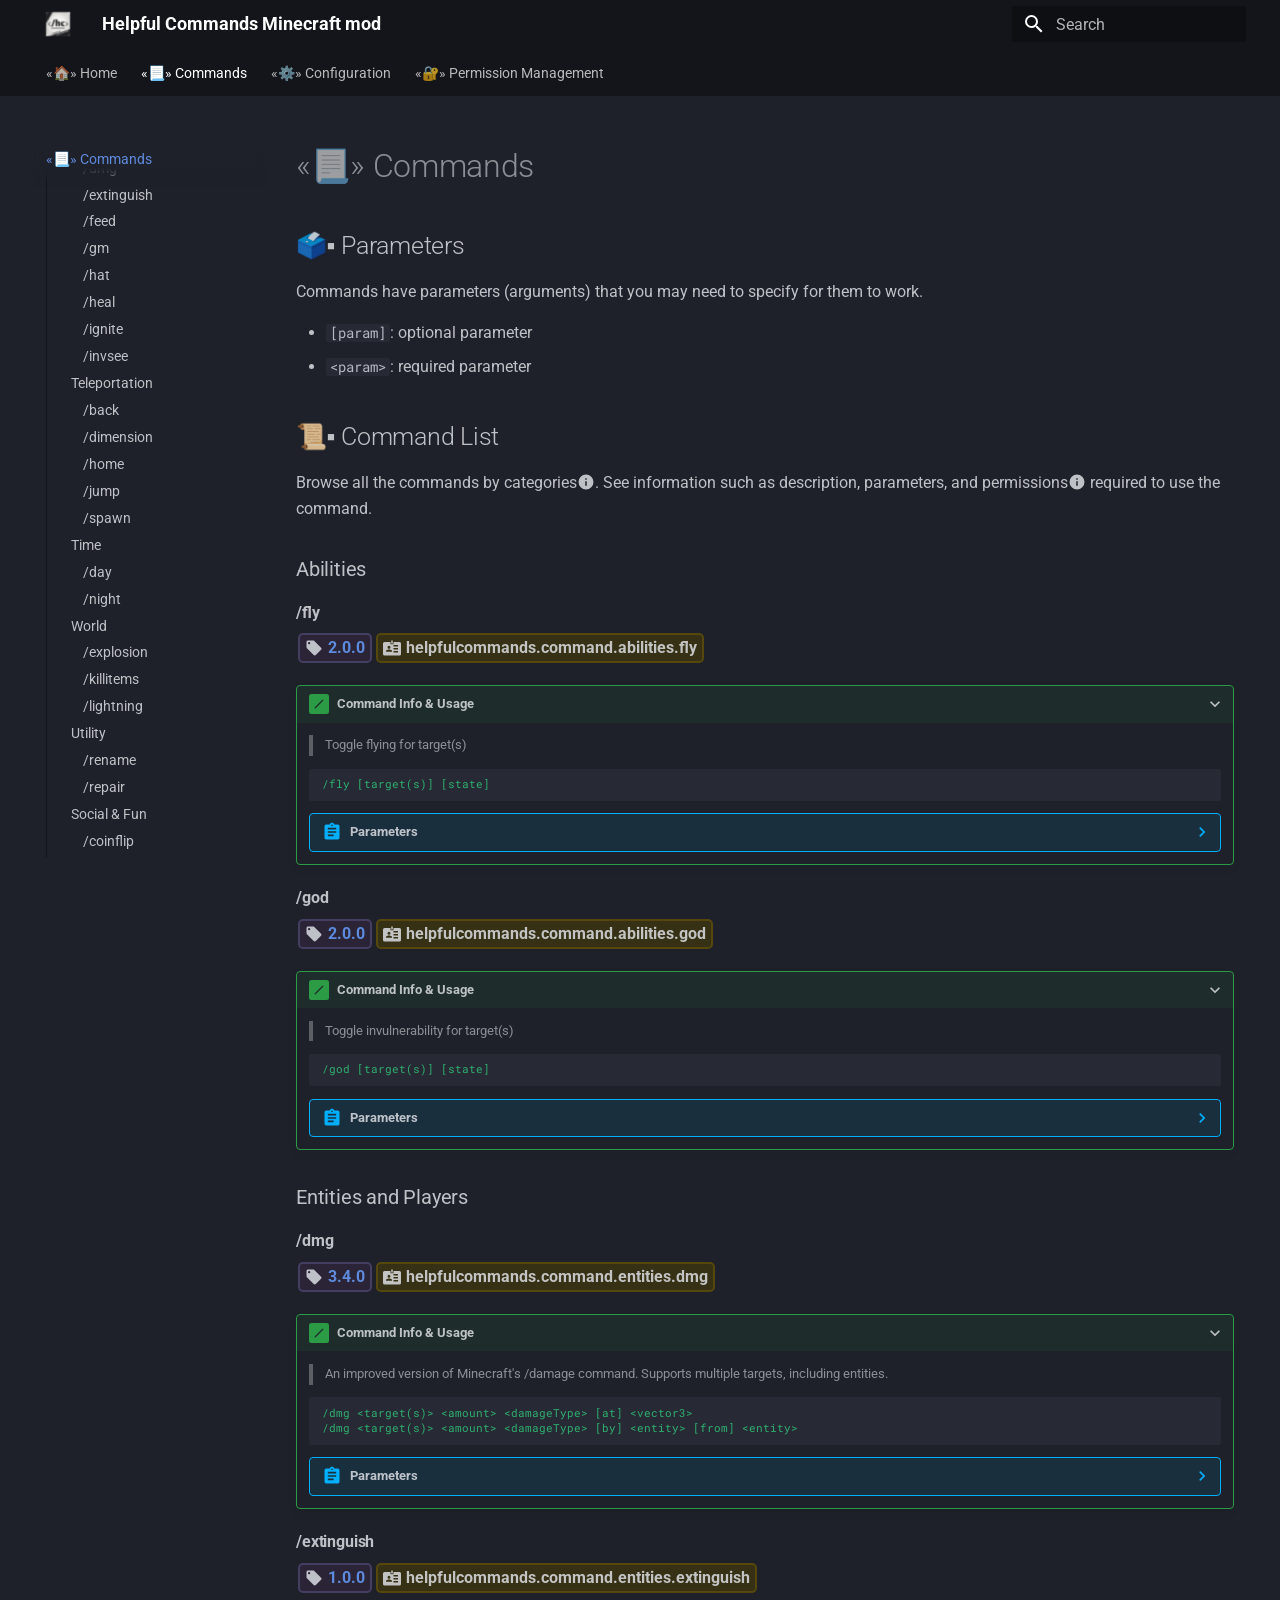
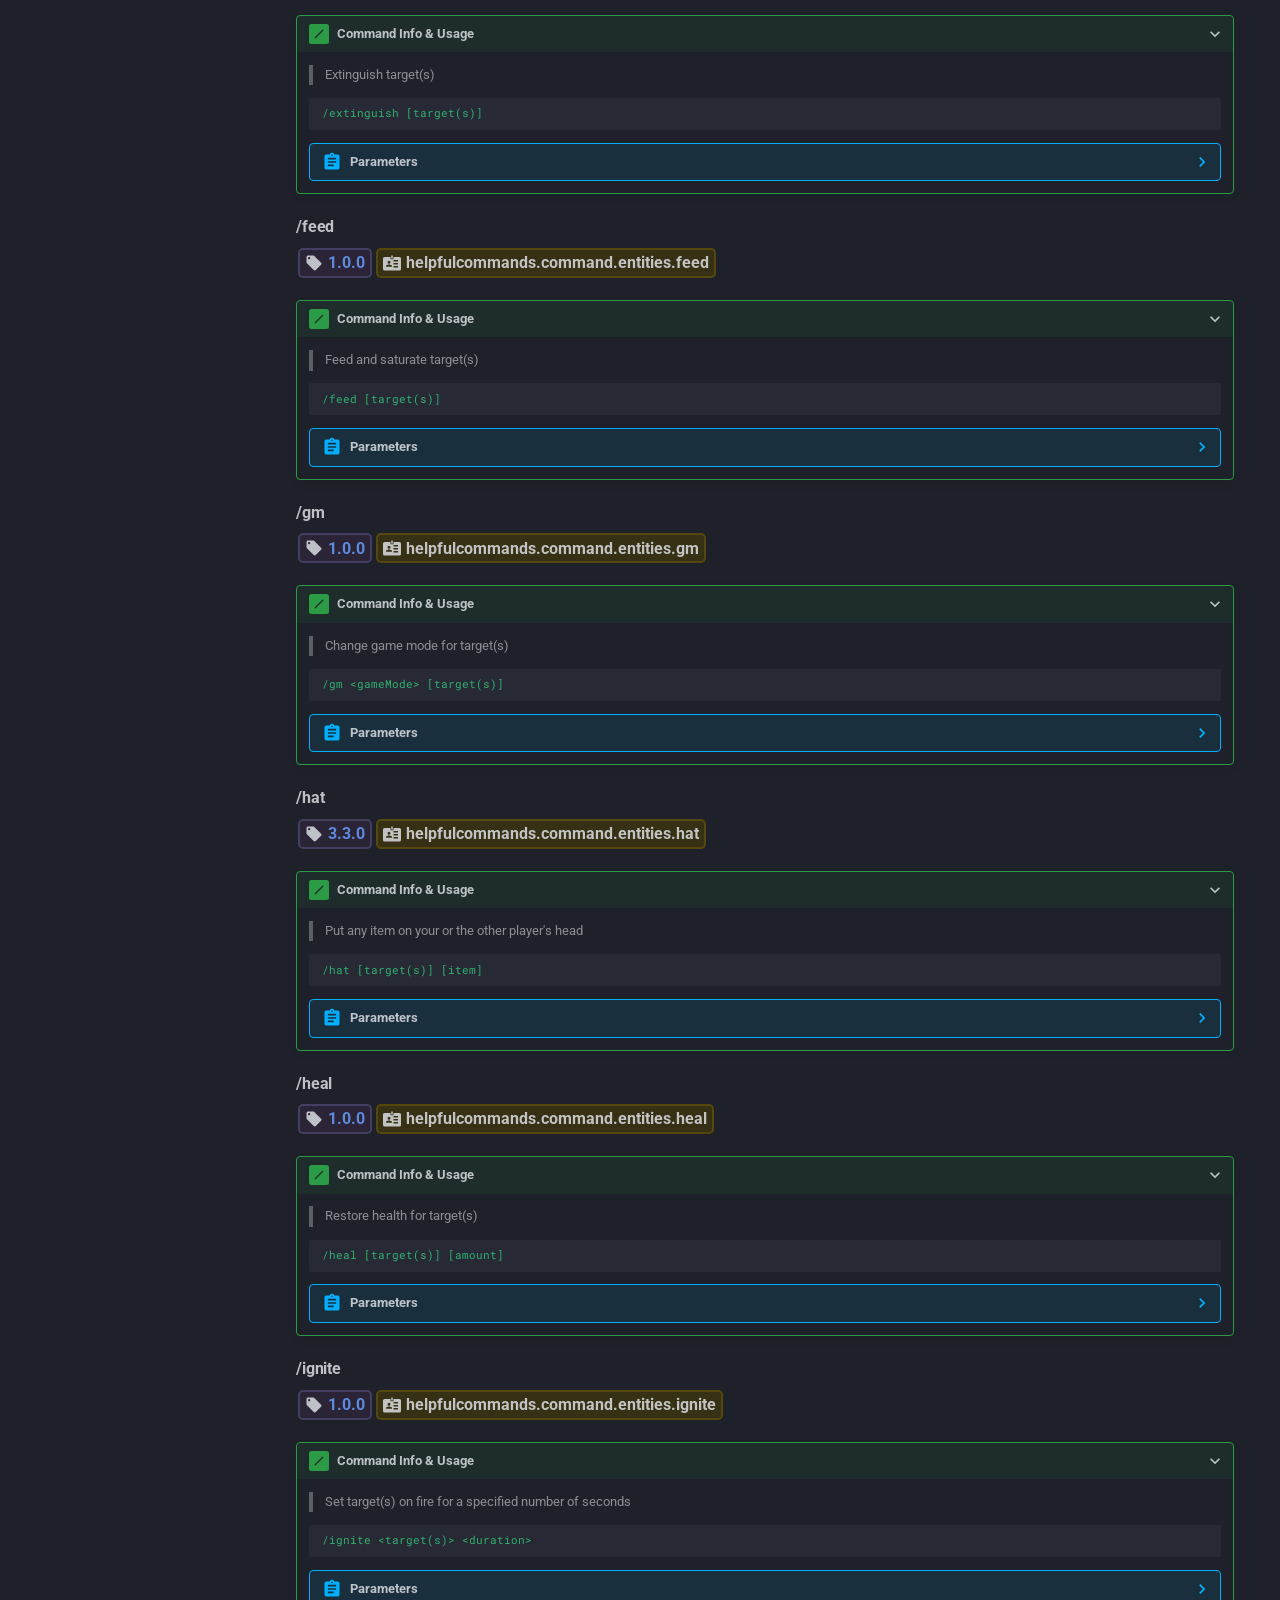
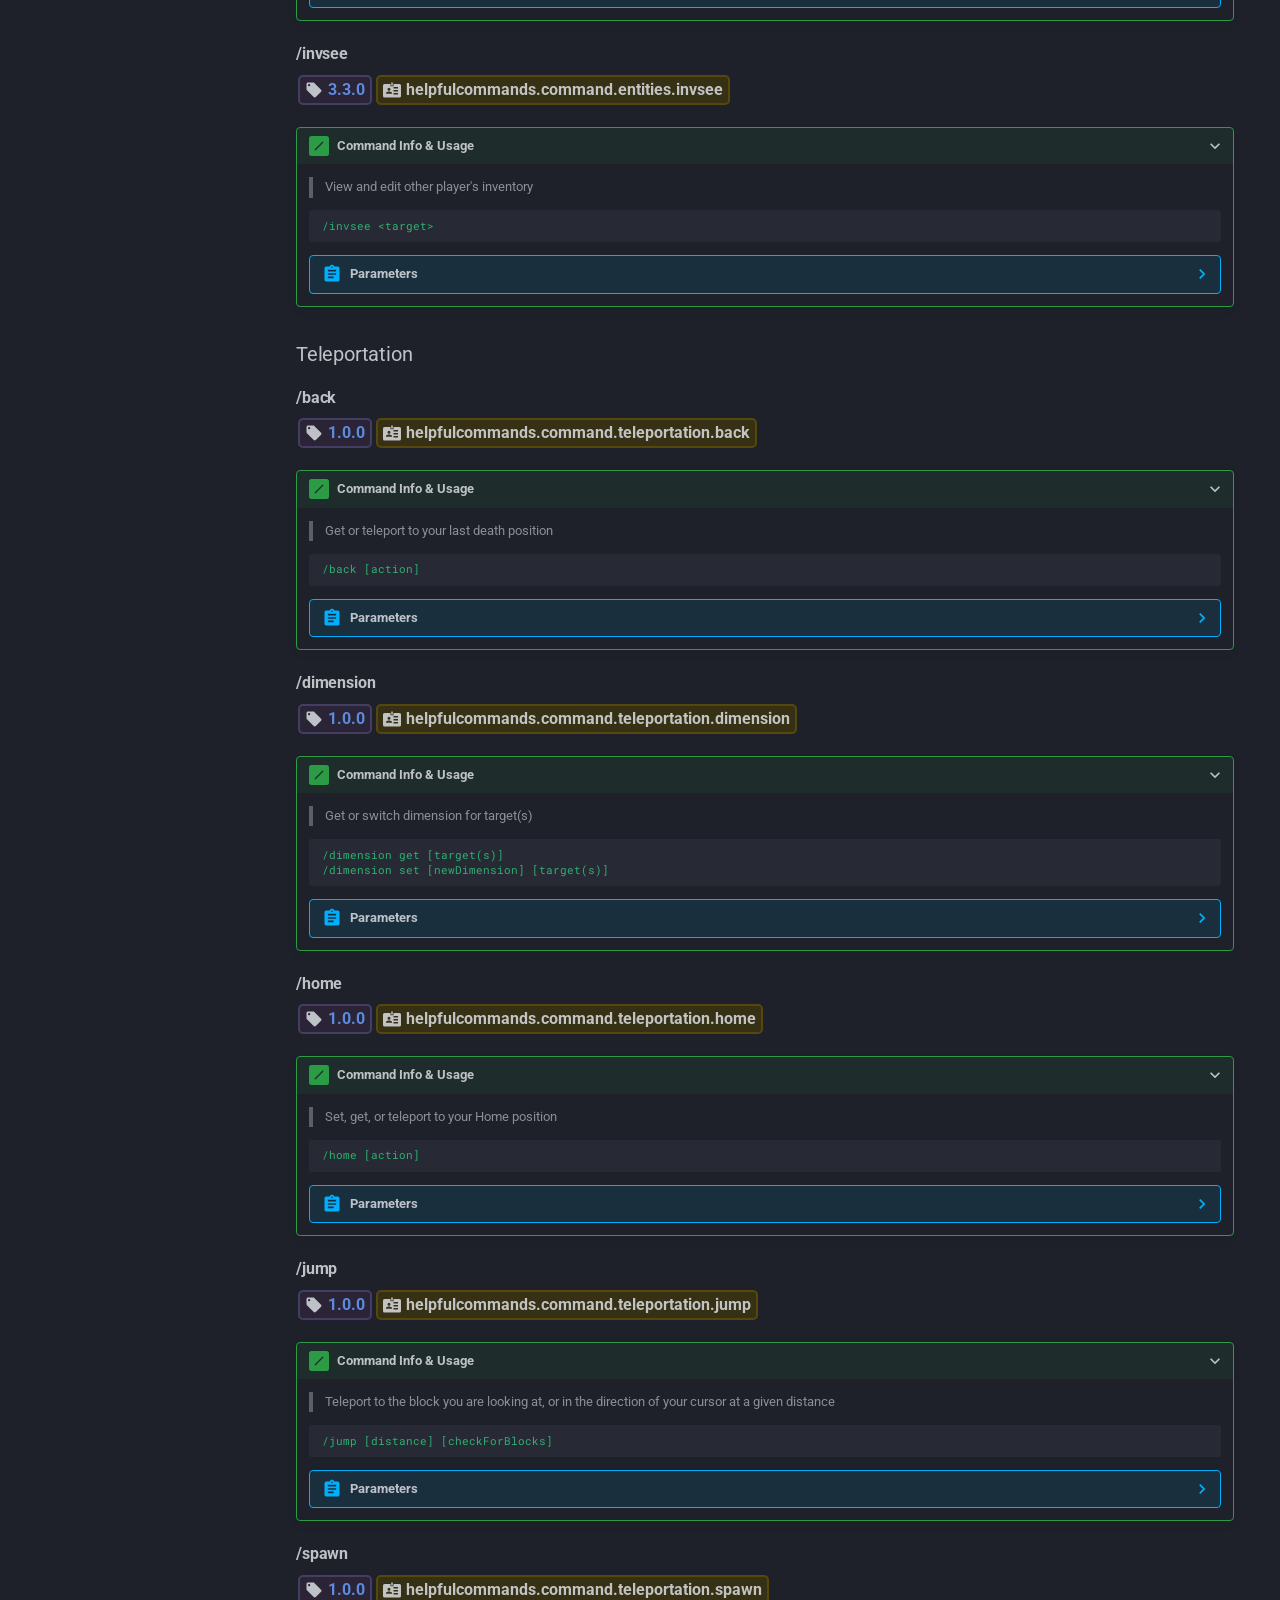
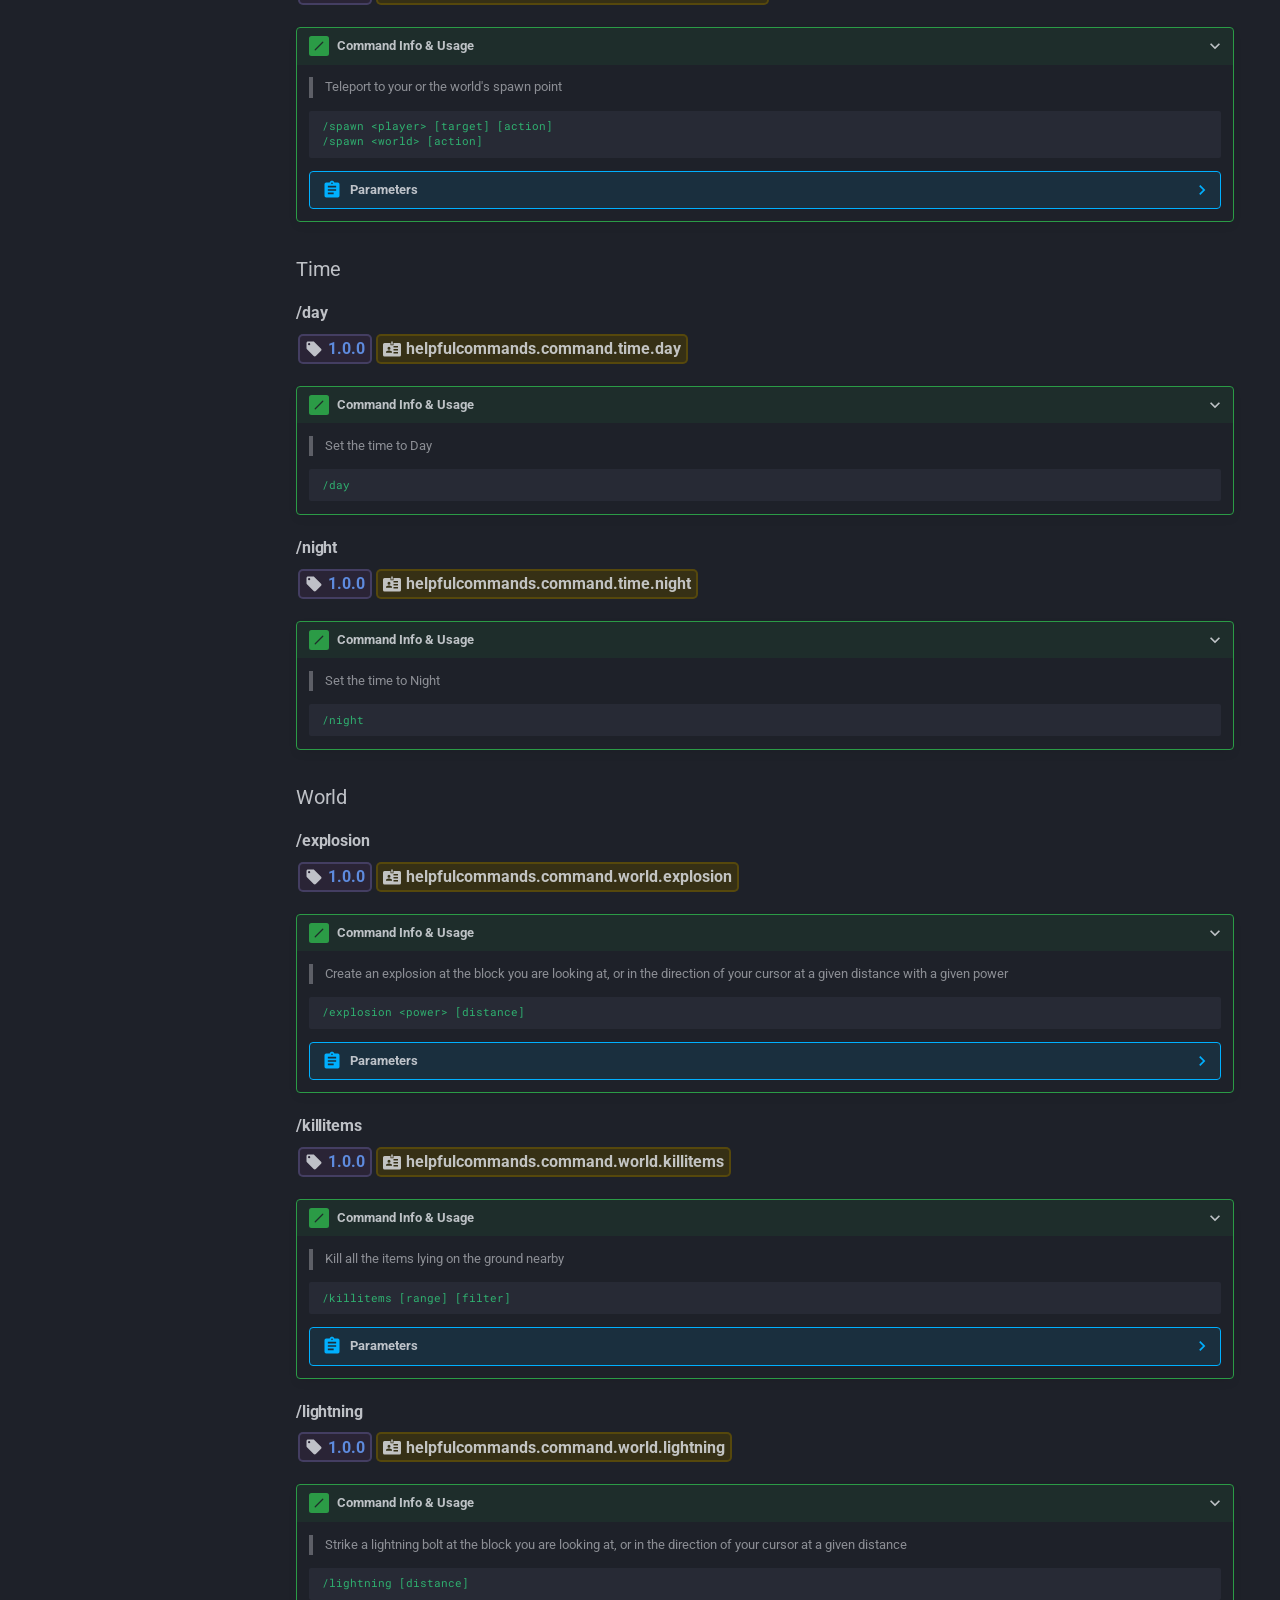
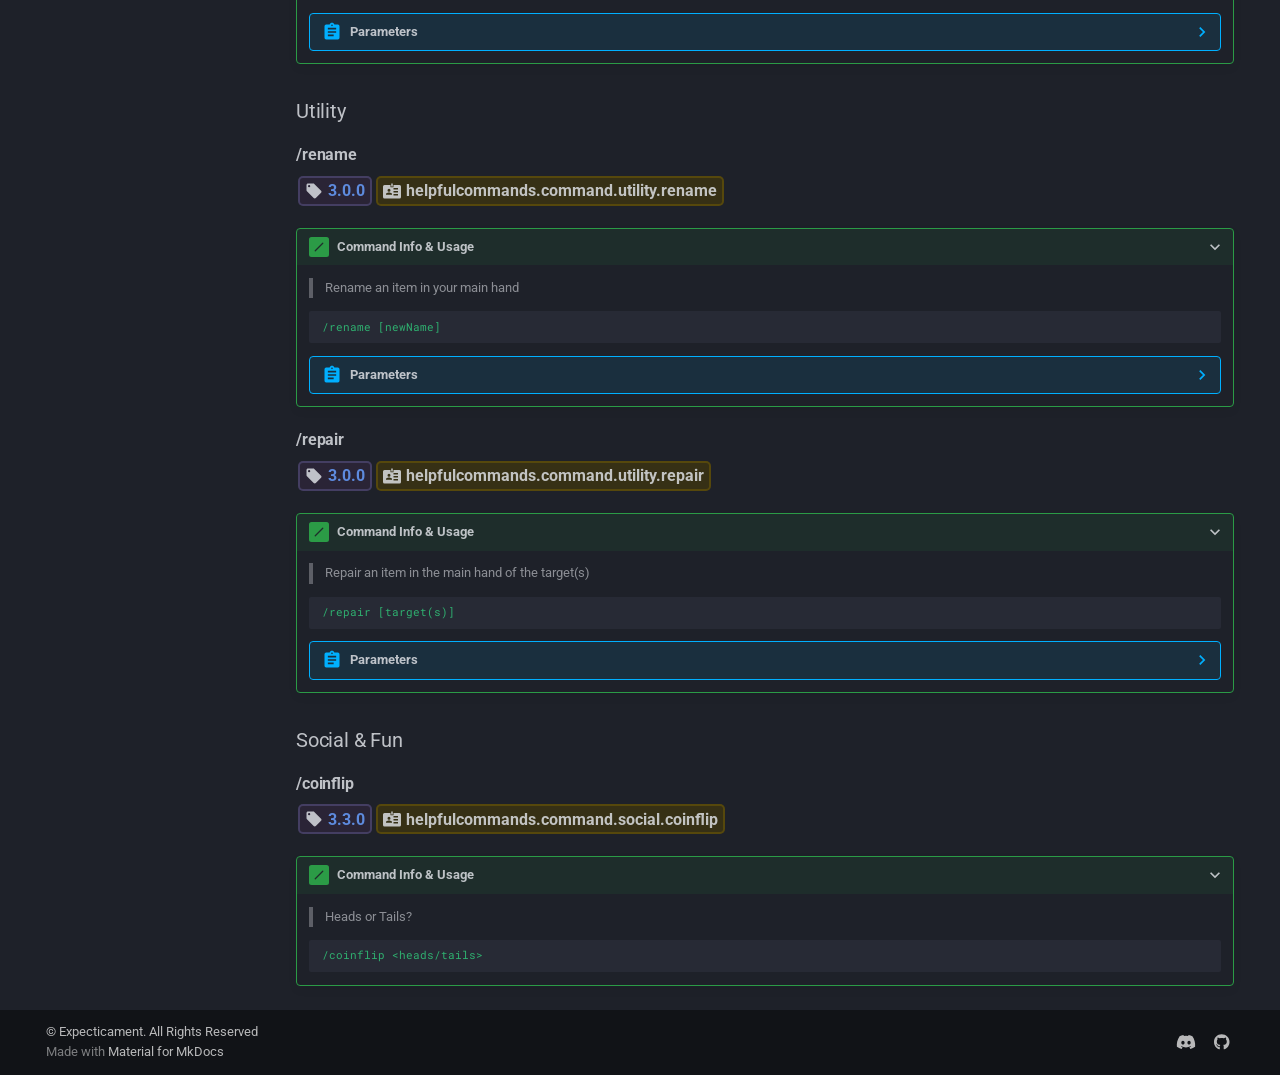
<file: commands/index.html>
<!doctype html>
<html lang="en" class="no-js">
  <head>
    
      <meta charset="utf-8">
      <meta name="viewport" content="width=device-width,initial-scale=1">
      
      
      
        <link rel="canonical" href="https://expecticament.github.io/HelpfulCommands/commands/">
      
      
        <link rel="prev" href="..">
      
      
        <link rel="next" href="../configuration/">
      
      
      <link rel="icon" href="../assets/images/favicon.png">
      <meta name="generator" content="mkdocs-1.6.1, mkdocs-material-9.6.13">
    
    
      
        <title>«📃» Commands - Helpful Commands Minecraft mod</title>
      
    
    
      <link rel="stylesheet" href="../assets/stylesheets/main.342714a4.min.css">
      
        
        <link rel="stylesheet" href="../assets/stylesheets/palette.06af60db.min.css">
      
      


    
    
      
    
    
      
        
        
        <link rel="preconnect" href="https://fonts.gstatic.com" crossorigin>
        <link rel="stylesheet" href="https://fonts.googleapis.com/css?family=Roboto:300,300i,400,400i,700,700i%7CRoboto+Mono:400,400i,700,700i&display=fallback">
        <style>:root{--md-text-font:"Roboto";--md-code-font:"Roboto Mono"}</style>
      
    
    
      <link rel="stylesheet" href="../stylesheets/extra.css">
    
    <script>__md_scope=new URL("..",location),__md_hash=e=>[...e].reduce(((e,_)=>(e<<5)-e+_.charCodeAt(0)),0),__md_get=(e,_=localStorage,t=__md_scope)=>JSON.parse(_.getItem(t.pathname+"."+e)),__md_set=(e,_,t=localStorage,a=__md_scope)=>{try{t.setItem(a.pathname+"."+e,JSON.stringify(_))}catch(e){}}</script>
    
      

    
    
    
  </head>
  
  
    
    
      
    
    
    
    
    <body dir="ltr" data-md-color-scheme="slate" data-md-color-primary="black" data-md-color-accent="indigo">
  
    
    <input class="md-toggle" data-md-toggle="drawer" type="checkbox" id="__drawer" autocomplete="off">
    <input class="md-toggle" data-md-toggle="search" type="checkbox" id="__search" autocomplete="off">
    <label class="md-overlay" for="__drawer"></label>
    <div data-md-component="skip">
      
        
        <a href="#parameters" class="md-skip">
          Skip to content
        </a>
      
    </div>
    <div data-md-component="announce">
      
    </div>
    
    
      

<header class="md-header" data-md-component="header">
  <nav class="md-header__inner md-grid" aria-label="Header">
    <a href=".." title="Helpful Commands Minecraft mod" class="md-header__button md-logo" aria-label="Helpful Commands Minecraft mod" data-md-component="logo">
      
  <img src="../assets/images/favicon.png" alt="logo">

    </a>
    <label class="md-header__button md-icon" for="__drawer">
      
      <svg xmlns="http://www.w3.org/2000/svg" viewBox="0 0 24 24"><path d="M3 6h18v2H3zm0 5h18v2H3zm0 5h18v2H3z"/></svg>
    </label>
    <div class="md-header__title" data-md-component="header-title">
      <div class="md-header__ellipsis">
        <div class="md-header__topic">
          <span class="md-ellipsis">
            Helpful Commands Minecraft mod
          </span>
        </div>
        <div class="md-header__topic" data-md-component="header-topic">
          <span class="md-ellipsis">
            
              «📃» Commands
            
          </span>
        </div>
      </div>
    </div>
    
      
        <form class="md-header__option" data-md-component="palette">
  
    
    
    
    <input class="md-option" data-md-color-media="" data-md-color-scheme="slate" data-md-color-primary="black" data-md-color-accent="indigo"  aria-hidden="true"  type="radio" name="__palette" id="__palette_0">
    
  
</form>
      
    
    
      <script>var palette=__md_get("__palette");if(palette&&palette.color){if("(prefers-color-scheme)"===palette.color.media){var media=matchMedia("(prefers-color-scheme: light)"),input=document.querySelector(media.matches?"[data-md-color-media='(prefers-color-scheme: light)']":"[data-md-color-media='(prefers-color-scheme: dark)']");palette.color.media=input.getAttribute("data-md-color-media"),palette.color.scheme=input.getAttribute("data-md-color-scheme"),palette.color.primary=input.getAttribute("data-md-color-primary"),palette.color.accent=input.getAttribute("data-md-color-accent")}for(var[key,value]of Object.entries(palette.color))document.body.setAttribute("data-md-color-"+key,value)}</script>
    
    
    
      
      
        <label class="md-header__button md-icon" for="__search">
          
          <svg xmlns="http://www.w3.org/2000/svg" viewBox="0 0 24 24"><path d="M9.5 3A6.5 6.5 0 0 1 16 9.5c0 1.61-.59 3.09-1.56 4.23l.27.27h.79l5 5-1.5 1.5-5-5v-.79l-.27-.27A6.52 6.52 0 0 1 9.5 16 6.5 6.5 0 0 1 3 9.5 6.5 6.5 0 0 1 9.5 3m0 2C7 5 5 7 5 9.5S7 14 9.5 14 14 12 14 9.5 12 5 9.5 5"/></svg>
        </label>
        <div class="md-search" data-md-component="search" role="dialog">
  <label class="md-search__overlay" for="__search"></label>
  <div class="md-search__inner" role="search">
    <form class="md-search__form" name="search">
      <input type="text" class="md-search__input" name="query" aria-label="Search" placeholder="Search" autocapitalize="off" autocorrect="off" autocomplete="off" spellcheck="false" data-md-component="search-query" required>
      <label class="md-search__icon md-icon" for="__search">
        
        <svg xmlns="http://www.w3.org/2000/svg" viewBox="0 0 24 24"><path d="M9.5 3A6.5 6.5 0 0 1 16 9.5c0 1.61-.59 3.09-1.56 4.23l.27.27h.79l5 5-1.5 1.5-5-5v-.79l-.27-.27A6.52 6.52 0 0 1 9.5 16 6.5 6.5 0 0 1 3 9.5 6.5 6.5 0 0 1 9.5 3m0 2C7 5 5 7 5 9.5S7 14 9.5 14 14 12 14 9.5 12 5 9.5 5"/></svg>
        
        <svg xmlns="http://www.w3.org/2000/svg" viewBox="0 0 24 24"><path d="M20 11v2H8l5.5 5.5-1.42 1.42L4.16 12l7.92-7.92L13.5 5.5 8 11z"/></svg>
      </label>
      <nav class="md-search__options" aria-label="Search">
        
        <button type="reset" class="md-search__icon md-icon" title="Clear" aria-label="Clear" tabindex="-1">
          
          <svg xmlns="http://www.w3.org/2000/svg" viewBox="0 0 24 24"><path d="M19 6.41 17.59 5 12 10.59 6.41 5 5 6.41 10.59 12 5 17.59 6.41 19 12 13.41 17.59 19 19 17.59 13.41 12z"/></svg>
        </button>
      </nav>
      
        <div class="md-search__suggest" data-md-component="search-suggest"></div>
      
    </form>
    <div class="md-search__output">
      <div class="md-search__scrollwrap" tabindex="0" data-md-scrollfix>
        <div class="md-search-result" data-md-component="search-result">
          <div class="md-search-result__meta">
            Initializing search
          </div>
          <ol class="md-search-result__list" role="presentation"></ol>
        </div>
      </div>
    </div>
  </div>
</div>
      
    
    
  </nav>
  
</header>
    
    <div class="md-container" data-md-component="container">
      
      
        
          
            
<nav class="md-tabs" aria-label="Tabs" data-md-component="tabs">
  <div class="md-grid">
    <ul class="md-tabs__list">
      
        
  
  
  
  
    <li class="md-tabs__item">
      <a href=".." class="md-tabs__link">
        
  
  
    
  
  «🏠» Home

      </a>
    </li>
  

      
        
  
  
  
    
  
  
    <li class="md-tabs__item md-tabs__item--active">
      <a href="./" class="md-tabs__link">
        
  
  
    
  
  «📃» Commands

      </a>
    </li>
  

      
        
  
  
  
  
    <li class="md-tabs__item">
      <a href="../configuration/" class="md-tabs__link">
        
  
  
    
  
  «⚙️» Configuration

      </a>
    </li>
  

      
        
  
  
  
  
    <li class="md-tabs__item">
      <a href="../permissionManagement/" class="md-tabs__link">
        
  
  
    
  
  «🔐» Permission Management

      </a>
    </li>
  

      
    </ul>
  </div>
</nav>
          
        
      
      <main class="md-main" data-md-component="main">
        <div class="md-main__inner md-grid">
          
            
              
              <div class="md-sidebar md-sidebar--primary" data-md-component="sidebar" data-md-type="navigation" >
                <div class="md-sidebar__scrollwrap">
                  <div class="md-sidebar__inner">
                    


  


  

<nav class="md-nav md-nav--primary md-nav--lifted md-nav--integrated" aria-label="Navigation" data-md-level="0">
  <label class="md-nav__title" for="__drawer">
    <a href=".." title="Helpful Commands Minecraft mod" class="md-nav__button md-logo" aria-label="Helpful Commands Minecraft mod" data-md-component="logo">
      
  <img src="../assets/images/favicon.png" alt="logo">

    </a>
    Helpful Commands Minecraft mod
  </label>
  
  <ul class="md-nav__list" data-md-scrollfix>
    
      
      
  
  
  
  
    <li class="md-nav__item">
      <a href=".." class="md-nav__link">
        
  
  
  <span class="md-ellipsis">
    «🏠» Home
    
  </span>
  

      </a>
    </li>
  

    
      
      
  
  
    
  
  
  
    <li class="md-nav__item md-nav__item--active">
      
      <input class="md-nav__toggle md-toggle" type="checkbox" id="__toc">
      
      
      
        <label class="md-nav__link md-nav__link--active" for="__toc">
          
  
  
  <span class="md-ellipsis">
    «📃» Commands
    
  </span>
  

          <span class="md-nav__icon md-icon"></span>
        </label>
      
      <a href="./" class="md-nav__link md-nav__link--active">
        
  
  
  <span class="md-ellipsis">
    «📃» Commands
    
  </span>
  

      </a>
      
        

<nav class="md-nav md-nav--secondary" aria-label="Table of contents">
  
  
  
  
    <label class="md-nav__title" for="__toc">
      <span class="md-nav__icon md-icon"></span>
      Table of contents
    </label>
    <ul class="md-nav__list" data-md-component="toc" data-md-scrollfix>
      
        <li class="md-nav__item">
  <a href="#parameters" class="md-nav__link">
    <span class="md-ellipsis">
      🗳️▪ Parameters
    </span>
  </a>
  
</li>
      
        <li class="md-nav__item">
  <a href="#command-list" class="md-nav__link">
    <span class="md-ellipsis">
      📜▪ Command List
    </span>
  </a>
  
    <nav class="md-nav" aria-label="📜▪ Command List">
      <ul class="md-nav__list">
        
          <li class="md-nav__item">
  <a href="#abilities" class="md-nav__link">
    <span class="md-ellipsis">
      Abilities
    </span>
  </a>
  
    <nav class="md-nav" aria-label="Abilities">
      <ul class="md-nav__list">
        
          <li class="md-nav__item">
  <a href="#fly" class="md-nav__link">
    <span class="md-ellipsis">
      /fly
    </span>
  </a>
  
</li>
        
          <li class="md-nav__item">
  <a href="#god" class="md-nav__link">
    <span class="md-ellipsis">
      /god
    </span>
  </a>
  
</li>
        
      </ul>
    </nav>
  
</li>
        
          <li class="md-nav__item">
  <a href="#entities-and-players" class="md-nav__link">
    <span class="md-ellipsis">
      Entities and Players
    </span>
  </a>
  
    <nav class="md-nav" aria-label="Entities and Players">
      <ul class="md-nav__list">
        
          <li class="md-nav__item">
  <a href="#dmg" class="md-nav__link">
    <span class="md-ellipsis">
      /dmg
    </span>
  </a>
  
</li>
        
          <li class="md-nav__item">
  <a href="#extinguish" class="md-nav__link">
    <span class="md-ellipsis">
      /extinguish
    </span>
  </a>
  
</li>
        
          <li class="md-nav__item">
  <a href="#feed" class="md-nav__link">
    <span class="md-ellipsis">
      /feed
    </span>
  </a>
  
</li>
        
          <li class="md-nav__item">
  <a href="#gm" class="md-nav__link">
    <span class="md-ellipsis">
      /gm
    </span>
  </a>
  
</li>
        
          <li class="md-nav__item">
  <a href="#hat" class="md-nav__link">
    <span class="md-ellipsis">
      /hat
    </span>
  </a>
  
</li>
        
          <li class="md-nav__item">
  <a href="#heal" class="md-nav__link">
    <span class="md-ellipsis">
      /heal
    </span>
  </a>
  
</li>
        
          <li class="md-nav__item">
  <a href="#ignite" class="md-nav__link">
    <span class="md-ellipsis">
      /ignite
    </span>
  </a>
  
</li>
        
          <li class="md-nav__item">
  <a href="#invsee" class="md-nav__link">
    <span class="md-ellipsis">
      /invsee
    </span>
  </a>
  
</li>
        
      </ul>
    </nav>
  
</li>
        
          <li class="md-nav__item">
  <a href="#teleportation" class="md-nav__link">
    <span class="md-ellipsis">
      Teleportation
    </span>
  </a>
  
    <nav class="md-nav" aria-label="Teleportation">
      <ul class="md-nav__list">
        
          <li class="md-nav__item">
  <a href="#back" class="md-nav__link">
    <span class="md-ellipsis">
      /back
    </span>
  </a>
  
</li>
        
          <li class="md-nav__item">
  <a href="#dimension" class="md-nav__link">
    <span class="md-ellipsis">
      /dimension
    </span>
  </a>
  
</li>
        
          <li class="md-nav__item">
  <a href="#home" class="md-nav__link">
    <span class="md-ellipsis">
      /home
    </span>
  </a>
  
</li>
        
          <li class="md-nav__item">
  <a href="#jump" class="md-nav__link">
    <span class="md-ellipsis">
      /jump
    </span>
  </a>
  
</li>
        
          <li class="md-nav__item">
  <a href="#spawn" class="md-nav__link">
    <span class="md-ellipsis">
      /spawn
    </span>
  </a>
  
</li>
        
      </ul>
    </nav>
  
</li>
        
          <li class="md-nav__item">
  <a href="#time" class="md-nav__link">
    <span class="md-ellipsis">
      Time
    </span>
  </a>
  
    <nav class="md-nav" aria-label="Time">
      <ul class="md-nav__list">
        
          <li class="md-nav__item">
  <a href="#day" class="md-nav__link">
    <span class="md-ellipsis">
      /day
    </span>
  </a>
  
</li>
        
          <li class="md-nav__item">
  <a href="#night" class="md-nav__link">
    <span class="md-ellipsis">
      /night
    </span>
  </a>
  
</li>
        
      </ul>
    </nav>
  
</li>
        
          <li class="md-nav__item">
  <a href="#world" class="md-nav__link">
    <span class="md-ellipsis">
      World
    </span>
  </a>
  
    <nav class="md-nav" aria-label="World">
      <ul class="md-nav__list">
        
          <li class="md-nav__item">
  <a href="#explosion" class="md-nav__link">
    <span class="md-ellipsis">
      /explosion
    </span>
  </a>
  
</li>
        
          <li class="md-nav__item">
  <a href="#killitems" class="md-nav__link">
    <span class="md-ellipsis">
      /killitems
    </span>
  </a>
  
</li>
        
          <li class="md-nav__item">
  <a href="#lightning" class="md-nav__link">
    <span class="md-ellipsis">
      /lightning
    </span>
  </a>
  
</li>
        
      </ul>
    </nav>
  
</li>
        
          <li class="md-nav__item">
  <a href="#utility" class="md-nav__link">
    <span class="md-ellipsis">
      Utility
    </span>
  </a>
  
    <nav class="md-nav" aria-label="Utility">
      <ul class="md-nav__list">
        
          <li class="md-nav__item">
  <a href="#rename" class="md-nav__link">
    <span class="md-ellipsis">
      /rename
    </span>
  </a>
  
</li>
        
          <li class="md-nav__item">
  <a href="#repair" class="md-nav__link">
    <span class="md-ellipsis">
      /repair
    </span>
  </a>
  
</li>
        
      </ul>
    </nav>
  
</li>
        
          <li class="md-nav__item">
  <a href="#social-fun" class="md-nav__link">
    <span class="md-ellipsis">
      Social &amp; Fun
    </span>
  </a>
  
    <nav class="md-nav" aria-label="Social &amp; Fun">
      <ul class="md-nav__list">
        
          <li class="md-nav__item">
  <a href="#coinflip" class="md-nav__link">
    <span class="md-ellipsis">
      /coinflip
    </span>
  </a>
  
</li>
        
      </ul>
    </nav>
  
</li>
        
      </ul>
    </nav>
  
</li>
      
    </ul>
  
</nav>
      
    </li>
  

    
      
      
  
  
  
  
    <li class="md-nav__item">
      <a href="../configuration/" class="md-nav__link">
        
  
  
  <span class="md-ellipsis">
    «⚙️» Configuration
    
  </span>
  

      </a>
    </li>
  

    
      
      
  
  
  
  
    <li class="md-nav__item">
      <a href="../permissionManagement/" class="md-nav__link">
        
  
  
  <span class="md-ellipsis">
    «🔐» Permission Management
    
  </span>
  

      </a>
    </li>
  

    
  </ul>
</nav>
                  </div>
                </div>
              </div>
            
            
          
          
            <div class="md-content" data-md-component="content">
              <article class="md-content__inner md-typeset">
                
                  



  <h1>«📃» Commands</h1>

<h2 id="parameters">🗳️▪ Parameters</h2>
<p>Commands have parameters (arguments) that you may need to specify for them to work.</p>
<ul>
<li><code>[param]</code>: optional parameter</li>
<li><code>&lt;param&gt;</code>: required parameter</li>
</ul>
<h2 id="command-list">📜▪ Command List</h2>
<p>Browse all the commands by categories<span class="twemoji" title="Categories were introduced in Helpful Commands v. 3.0.0"><svg xmlns="http://www.w3.org/2000/svg" viewBox="0 0 24 24"><path d="M13 9h-2V7h2m0 10h-2v-6h2m-1-9A10 10 0 0 0 2 12a10 10 0 0 0 10 10 10 10 0 0 0 10-10A10 10 0 0 0 12 2"/></svg></span>. See information such as description, parameters, and permissions<span class="twemoji" title="Fabric Permissions API support was introduced in Helpful Commands v. 3.0.0"><svg xmlns="http://www.w3.org/2000/svg" viewBox="0 0 24 24"><path d="M13 9h-2V7h2m0 10h-2v-6h2m-1-9A10 10 0 0 0 2 12a10 10 0 0 0 10 10 10 10 0 0 0 10-10A10 10 0 0 0 12 2"/></svg></span> required to use the command.</p>
<h3 id="abilities">Abilities</h3>
<h4 id="fly">/fly</h4>
<div class="hc-mic-holder">
    <div class="hc-mic-entry hc-mic-version">
        <div class="hc-mic-logo"><span class="twemoji" title="Mod version"><svg xmlns="http://www.w3.org/2000/svg" viewBox="0 0 24 24"><path d="M5.5 7A1.5 1.5 0 0 1 4 5.5 1.5 1.5 0 0 1 5.5 4 1.5 1.5 0 0 1 7 5.5 1.5 1.5 0 0 1 5.5 7m15.91 4.58-9-9C12.05 2.22 11.55 2 11 2H4c-1.11 0-2 .89-2 2v7c0 .55.22 1.05.59 1.41l8.99 9c.37.36.87.59 1.42.59.55 0 1.05-.23 1.41-.59l7-7c.37-.36.59-.86.59-1.41 0-.56-.23-1.06-.59-1.42Z"></path></svg></span></div><p class="hc-mic-text"><a href="https://github.com/Expecticament/HelpfulCommands/releases/tag/2.0.0">2.0.0</a></p>
    </div>
    <div class="hc-mic-entry hc-mic-permission">
        <div class="hc-mic-logo"><span class="twemoji" title="Permission ID"><svg xmlns="http://www.w3.org/2000/svg" viewBox="0 0 24 24"><path d="M22 4h-8v3h-4V4H2a2 2 0 0 0-2 2v14a2 2 0 0 0 2 2h20a2 2 0 0 0 2-2V6a2 2 0 0 0-2-2M8 9a2 2 0 0 1 2 2 2 2 0 0 1-2 2 2 2 0 0 1-2-2 2 2 0 0 1 2-2m4 8H4v-1c0-1.33 2.67-2 4-2s4 .67 4 2v1m8 1h-6v-2h6v2m0-4h-6v-2h6v2m0-4h-6V8h6v2m-7-4h-2V2h2v4Z"></path></svg></span></div><p class="hc-mic-text">helpfulcommands.command.abilities.fly</p>
    </div>
</div>
<details class="hc-command" open="open">
<summary>Command Info &amp; Usage</summary>
<blockquote>
<p>Toggle flying for target(s)</p>
</blockquote>
<div class="no-copy highlight"><pre><span></span><code><span class="l l-Scalar l-Scalar-Plain">/fly [target(s)] [state]</span>
</code></pre></div>
<details class="abstract">
<summary>Parameters</summary>
<p><code>target(s)</code>: player(s)</p>
<p><code>state</code>: boolean(true/false). If not specified, flying will be toggled for each target (can fly -&gt; can't fly; can't fly -&gt; can fly)</p>
</details>
</details>
<h4 id="god">/god</h4>
<div class="hc-mic-holder">
    <div class="hc-mic-entry hc-mic-version">
        <div class="hc-mic-logo"><span class="twemoji" title="Mod version"><svg xmlns="http://www.w3.org/2000/svg" viewBox="0 0 24 24"><path d="M5.5 7A1.5 1.5 0 0 1 4 5.5 1.5 1.5 0 0 1 5.5 4 1.5 1.5 0 0 1 7 5.5 1.5 1.5 0 0 1 5.5 7m15.91 4.58-9-9C12.05 2.22 11.55 2 11 2H4c-1.11 0-2 .89-2 2v7c0 .55.22 1.05.59 1.41l8.99 9c.37.36.87.59 1.42.59.55 0 1.05-.23 1.41-.59l7-7c.37-.36.59-.86.59-1.41 0-.56-.23-1.06-.59-1.42Z"></path></svg></span></div><p class="hc-mic-text"><a href="https://github.com/Expecticament/HelpfulCommands/releases/tag/2.0.0">2.0.0</a></p>
    </div>
    <div class="hc-mic-entry hc-mic-permission">
        <div class="hc-mic-logo"><span class="twemoji" title="Permission ID"><svg xmlns="http://www.w3.org/2000/svg" viewBox="0 0 24 24"><path d="M22 4h-8v3h-4V4H2a2 2 0 0 0-2 2v14a2 2 0 0 0 2 2h20a2 2 0 0 0 2-2V6a2 2 0 0 0-2-2M8 9a2 2 0 0 1 2 2 2 2 0 0 1-2 2 2 2 0 0 1-2-2 2 2 0 0 1 2-2m4 8H4v-1c0-1.33 2.67-2 4-2s4 .67 4 2v1m8 1h-6v-2h6v2m0-4h-6v-2h6v2m0-4h-6V8h6v2m-7-4h-2V2h2v4Z"></path></svg></span></div><p class="hc-mic-text">helpfulcommands.command.abilities.god</p>
    </div>
</div>
<details class="hc-command" open="open">
<summary>Command Info &amp; Usage</summary>
<blockquote>
<p>Toggle invulnerability for target(s)</p>
</blockquote>
<div class="no-copy highlight"><pre><span></span><code><span class="l l-Scalar l-Scalar-Plain">/god [target(s)] [state]</span>
</code></pre></div>
<details class="abstract">
<summary>Parameters</summary>
<p><code>target(s)</code>: player(s)</p>
<p><code>state</code>: boolean(true/false). If not specified, invulnerability will be toggled for each target (invulnerable -&gt; vulnerable; vulnerable -&gt; invulnerable)</p>
</details>
</details>
<h3 id="entities-and-players">Entities and Players</h3>
<h4 id="dmg">/dmg</h4>
<div class="hc-mic-holder">
    <div class="hc-mic-entry hc-mic-version">
        <div class="hc-mic-logo"><span class="twemoji" title="Mod version"><svg xmlns="http://www.w3.org/2000/svg" viewBox="0 0 24 24"><path d="M5.5 7A1.5 1.5 0 0 1 4 5.5 1.5 1.5 0 0 1 5.5 4 1.5 1.5 0 0 1 7 5.5 1.5 1.5 0 0 1 5.5 7m15.91 4.58-9-9C12.05 2.22 11.55 2 11 2H4c-1.11 0-2 .89-2 2v7c0 .55.22 1.05.59 1.41l8.99 9c.37.36.87.59 1.42.59.55 0 1.05-.23 1.41-.59l7-7c.37-.36.59-.86.59-1.41 0-.56-.23-1.06-.59-1.42Z"></path></svg></span></div><p class="hc-mic-text"><a href="https://github.com/Expecticament/HelpfulCommands/releases/tag/3.4.0">3.4.0</a></p>
    </div>
    <div class="hc-mic-entry hc-mic-permission">
        <div class="hc-mic-logo"><span class="twemoji" title="Permission ID"><svg xmlns="http://www.w3.org/2000/svg" viewBox="0 0 24 24"><path d="M22 4h-8v3h-4V4H2a2 2 0 0 0-2 2v14a2 2 0 0 0 2 2h20a2 2 0 0 0 2-2V6a2 2 0 0 0-2-2M8 9a2 2 0 0 1 2 2 2 2 0 0 1-2 2 2 2 0 0 1-2-2 2 2 0 0 1 2-2m4 8H4v-1c0-1.33 2.67-2 4-2s4 .67 4 2v1m8 1h-6v-2h6v2m0-4h-6v-2h6v2m0-4h-6V8h6v2m-7-4h-2V2h2v4Z"></path></svg></span></div><p class="hc-mic-text">helpfulcommands.command.entities.dmg</p>
    </div>
</div>
<details class="hc-command" open="open">
<summary>Command Info &amp; Usage</summary>
<blockquote>
<p>An improved version of Minecraft's /damage command. Supports multiple targets, including entities.</p>
</blockquote>
<div class="no-copy highlight"><pre><span></span><code><span class="l l-Scalar l-Scalar-Plain">/dmg &lt;target(s)&gt; &lt;amount&gt; &lt;damageType&gt; [at] &lt;vector3&gt;</span>
<span class="l l-Scalar l-Scalar-Plain">/dmg &lt;target(s)&gt; &lt;amount&gt; &lt;damageType&gt; [by] &lt;entity&gt; [from] &lt;entity&gt;</span>
</code></pre></div>
<details class="abstract">
<summary>Parameters</summary>
<p><code>target(s)</code>: entity(-ies)</p>
<p><code>amount</code>: how much damage will be dealt (in half-hearts)</p>
<p><code>damageType</code>: same as in base /damage command, damage type</p>
<p><code>vector3</code>: coordinates (x, y, z)</p>
</details>
</details>
<h4 id="extinguish">/extinguish</h4>
<div class="hc-mic-holder">
    <div class="hc-mic-entry hc-mic-version">
        <div class="hc-mic-logo"><span class="twemoji" title="Mod version"><svg xmlns="http://www.w3.org/2000/svg" viewBox="0 0 24 24"><path d="M5.5 7A1.5 1.5 0 0 1 4 5.5 1.5 1.5 0 0 1 5.5 4 1.5 1.5 0 0 1 7 5.5 1.5 1.5 0 0 1 5.5 7m15.91 4.58-9-9C12.05 2.22 11.55 2 11 2H4c-1.11 0-2 .89-2 2v7c0 .55.22 1.05.59 1.41l8.99 9c.37.36.87.59 1.42.59.55 0 1.05-.23 1.41-.59l7-7c.37-.36.59-.86.59-1.41 0-.56-.23-1.06-.59-1.42Z"></path></svg></span></div><p class="hc-mic-text"><a href="https://github.com/Expecticament/HelpfulCommands/releases/tag/1.0.1">1.0.0</a></p>
    </div>
    <div class="hc-mic-entry hc-mic-permission">
        <div class="hc-mic-logo"><span class="twemoji" title="Permission ID"><svg xmlns="http://www.w3.org/2000/svg" viewBox="0 0 24 24"><path d="M22 4h-8v3h-4V4H2a2 2 0 0 0-2 2v14a2 2 0 0 0 2 2h20a2 2 0 0 0 2-2V6a2 2 0 0 0-2-2M8 9a2 2 0 0 1 2 2 2 2 0 0 1-2 2 2 2 0 0 1-2-2 2 2 0 0 1 2-2m4 8H4v-1c0-1.33 2.67-2 4-2s4 .67 4 2v1m8 1h-6v-2h6v2m0-4h-6v-2h6v2m0-4h-6V8h6v2m-7-4h-2V2h2v4Z"></path></svg></span></div><p class="hc-mic-text">helpfulcommands.command.entities.extinguish</p>
    </div>
</div>
<details class="hc-command" open="open">
<summary>Command Info &amp; Usage</summary>
<blockquote>
<p>Extinguish target(s)</p>
</blockquote>
<div class="no-copy highlight"><pre><span></span><code><span class="l l-Scalar l-Scalar-Plain">/extinguish [target(s)]</span>
</code></pre></div>
<details class="abstract">
<summary>Parameters</summary>
<p><code>target(s)</code>: entity(-ies)</p>
</details>
</details>
<h4 id="feed">/feed</h4>
<div class="hc-mic-holder">
    <div class="hc-mic-entry hc-mic-version">
        <div class="hc-mic-logo"><span class="twemoji" title="Mod version"><svg xmlns="http://www.w3.org/2000/svg" viewBox="0 0 24 24"><path d="M5.5 7A1.5 1.5 0 0 1 4 5.5 1.5 1.5 0 0 1 5.5 4 1.5 1.5 0 0 1 7 5.5 1.5 1.5 0 0 1 5.5 7m15.91 4.58-9-9C12.05 2.22 11.55 2 11 2H4c-1.11 0-2 .89-2 2v7c0 .55.22 1.05.59 1.41l8.99 9c.37.36.87.59 1.42.59.55 0 1.05-.23 1.41-.59l7-7c.37-.36.59-.86.59-1.41 0-.56-.23-1.06-.59-1.42Z"></path></svg></span></div><p class="hc-mic-text"><a href="https://github.com/Expecticament/HelpfulCommands/releases/tag/1.0.1">1.0.0</a></p>
    </div>
    <div class="hc-mic-entry hc-mic-permission">
        <div class="hc-mic-logo"><span class="twemoji" title="Permission ID"><svg xmlns="http://www.w3.org/2000/svg" viewBox="0 0 24 24"><path d="M22 4h-8v3h-4V4H2a2 2 0 0 0-2 2v14a2 2 0 0 0 2 2h20a2 2 0 0 0 2-2V6a2 2 0 0 0-2-2M8 9a2 2 0 0 1 2 2 2 2 0 0 1-2 2 2 2 0 0 1-2-2 2 2 0 0 1 2-2m4 8H4v-1c0-1.33 2.67-2 4-2s4 .67 4 2v1m8 1h-6v-2h6v2m0-4h-6v-2h6v2m0-4h-6V8h6v2m-7-4h-2V2h2v4Z"></path></svg></span></div><p class="hc-mic-text">helpfulcommands.command.entities.feed</p>
    </div>
</div>
<details class="hc-command" open="open">
<summary>Command Info &amp; Usage</summary>
<blockquote>
<p>Feed and saturate target(s)</p>
</blockquote>
<div class="no-copy highlight"><pre><span></span><code><span class="l l-Scalar l-Scalar-Plain">/feed [target(s)]</span>
</code></pre></div>
<details class="abstract">
<summary>Parameters</summary>
<p><code>target(s)</code>: player(s)</p>
</details>
</details>
<h4 id="gm">/gm</h4>
<div class="hc-mic-holder">
    <div class="hc-mic-entry hc-mic-version">
        <div class="hc-mic-logo"><span class="twemoji" title="Mod version"><svg xmlns="http://www.w3.org/2000/svg" viewBox="0 0 24 24"><path d="M5.5 7A1.5 1.5 0 0 1 4 5.5 1.5 1.5 0 0 1 5.5 4 1.5 1.5 0 0 1 7 5.5 1.5 1.5 0 0 1 5.5 7m15.91 4.58-9-9C12.05 2.22 11.55 2 11 2H4c-1.11 0-2 .89-2 2v7c0 .55.22 1.05.59 1.41l8.99 9c.37.36.87.59 1.42.59.55 0 1.05-.23 1.41-.59l7-7c.37-.36.59-.86.59-1.41 0-.56-.23-1.06-.59-1.42Z"></path></svg></span></div><p class="hc-mic-text"><a href="https://github.com/Expecticament/HelpfulCommands/releases/tag/1.0.1">1.0.0</a></p>
    </div>
    <div class="hc-mic-entry hc-mic-permission">
        <div class="hc-mic-logo"><span class="twemoji" title="Permission ID"><svg xmlns="http://www.w3.org/2000/svg" viewBox="0 0 24 24"><path d="M22 4h-8v3h-4V4H2a2 2 0 0 0-2 2v14a2 2 0 0 0 2 2h20a2 2 0 0 0 2-2V6a2 2 0 0 0-2-2M8 9a2 2 0 0 1 2 2 2 2 0 0 1-2 2 2 2 0 0 1-2-2 2 2 0 0 1 2-2m4 8H4v-1c0-1.33 2.67-2 4-2s4 .67 4 2v1m8 1h-6v-2h6v2m0-4h-6v-2h6v2m0-4h-6V8h6v2m-7-4h-2V2h2v4Z"></path></svg></span></div><p class="hc-mic-text">helpfulcommands.command.entities.gm</p>
    </div>
</div>
<details class="hc-command" open="open">
<summary>Command Info &amp; Usage</summary>
<blockquote>
<p>Change game mode for target(s)</p>
</blockquote>
<div class="no-copy highlight"><pre><span></span><code><span class="l l-Scalar l-Scalar-Plain">/gm &lt;gameMode&gt; [target(s)]</span>
</code></pre></div>
<details class="abstract">
<summary>Parameters</summary>
<p><code>gameMode</code>:</p>
<ul>
<li><code>a</code>: adventure</li>
<li><code>c</code>: creative</li>
<li><code>s</code>: survival</li>
<li><code>sp</code>: spectator</li>
</ul>
<p><code>target(s)</code>: player(s)</p>
</details>
</details>
<h4 id="hat">/hat</h4>
<div class="hc-mic-holder">
    <div class="hc-mic-entry hc-mic-version">
        <div class="hc-mic-logo"><span class="twemoji" title="Mod version"><svg xmlns="http://www.w3.org/2000/svg" viewBox="0 0 24 24"><path d="M5.5 7A1.5 1.5 0 0 1 4 5.5 1.5 1.5 0 0 1 5.5 4 1.5 1.5 0 0 1 7 5.5 1.5 1.5 0 0 1 5.5 7m15.91 4.58-9-9C12.05 2.22 11.55 2 11 2H4c-1.11 0-2 .89-2 2v7c0 .55.22 1.05.59 1.41l8.99 9c.37.36.87.59 1.42.59.55 0 1.05-.23 1.41-.59l7-7c.37-.36.59-.86.59-1.41 0-.56-.23-1.06-.59-1.42Z"></path></svg></span></div><p class="hc-mic-text"><a href="https://github.com/Expecticament/HelpfulCommands/releases/tag/3.3.0">3.3.0</a></p>
    </div>
    <div class="hc-mic-entry hc-mic-permission">
        <div class="hc-mic-logo"><span class="twemoji" title="Permission ID"><svg xmlns="http://www.w3.org/2000/svg" viewBox="0 0 24 24"><path d="M22 4h-8v3h-4V4H2a2 2 0 0 0-2 2v14a2 2 0 0 0 2 2h20a2 2 0 0 0 2-2V6a2 2 0 0 0-2-2M8 9a2 2 0 0 1 2 2 2 2 0 0 1-2 2 2 2 0 0 1-2-2 2 2 0 0 1 2-2m4 8H4v-1c0-1.33 2.67-2 4-2s4 .67 4 2v1m8 1h-6v-2h6v2m0-4h-6v-2h6v2m0-4h-6V8h6v2m-7-4h-2V2h2v4Z"></path></svg></span></div><p class="hc-mic-text">helpfulcommands.command.entities.hat</p>
    </div>
</div>
<details class="hc-command" open="open">
<summary>Command Info &amp; Usage</summary>
<blockquote>
<p>Put any item on your or the other player's head</p>
</blockquote>
<div class="no-copy highlight"><pre><span></span><code><span class="l l-Scalar l-Scalar-Plain">/hat [target(s)] [item]</span>
</code></pre></div>
<details class="abstract">
<summary>Parameters</summary>
<p><code>target(s)</code>: player(s)</p>
<p><code>item</code>: if empty, an item in your main hand will be used; if <code>minecraft:air</code>, current hat will be removed</p>
</details>
</details>
<h4 id="heal">/heal</h4>
<div class="hc-mic-holder">
    <div class="hc-mic-entry hc-mic-version">
        <div class="hc-mic-logo"><span class="twemoji" title="Mod version"><svg xmlns="http://www.w3.org/2000/svg" viewBox="0 0 24 24"><path d="M5.5 7A1.5 1.5 0 0 1 4 5.5 1.5 1.5 0 0 1 5.5 4 1.5 1.5 0 0 1 7 5.5 1.5 1.5 0 0 1 5.5 7m15.91 4.58-9-9C12.05 2.22 11.55 2 11 2H4c-1.11 0-2 .89-2 2v7c0 .55.22 1.05.59 1.41l8.99 9c.37.36.87.59 1.42.59.55 0 1.05-.23 1.41-.59l7-7c.37-.36.59-.86.59-1.41 0-.56-.23-1.06-.59-1.42Z"></path></svg></span></div><p class="hc-mic-text"><a href="https://github.com/Expecticament/HelpfulCommands/releases/tag/1.0.1">1.0.0</a></p>
    </div>
    <div class="hc-mic-entry hc-mic-permission">
        <div class="hc-mic-logo"><span class="twemoji" title="Permission ID"><svg xmlns="http://www.w3.org/2000/svg" viewBox="0 0 24 24"><path d="M22 4h-8v3h-4V4H2a2 2 0 0 0-2 2v14a2 2 0 0 0 2 2h20a2 2 0 0 0 2-2V6a2 2 0 0 0-2-2M8 9a2 2 0 0 1 2 2 2 2 0 0 1-2 2 2 2 0 0 1-2-2 2 2 0 0 1 2-2m4 8H4v-1c0-1.33 2.67-2 4-2s4 .67 4 2v1m8 1h-6v-2h6v2m0-4h-6v-2h6v2m0-4h-6V8h6v2m-7-4h-2V2h2v4Z"></path></svg></span></div><p class="hc-mic-text">helpfulcommands.command.entities.heal</p>
    </div>
</div>
<details class="hc-command" open="open">
<summary>Command Info &amp; Usage</summary>
<blockquote>
<p>Restore health for target(s)</p>
</blockquote>
<div class="no-copy highlight"><pre><span></span><code><span class="l l-Scalar l-Scalar-Plain">/heal [target(s)] [amount]</span>
</code></pre></div>
<details class="abstract">
<summary>Parameters</summary>
<p><code>target(s)</code>: player(s)</p>
<p><code>amount</code>: how many half-hearts will be healed (so the final number of healed hearts is <code>amount</code> divided by 2). If 0, the target will be healed completely</p>
</details>
</details>
<h4 id="ignite">/ignite</h4>
<div class="hc-mic-holder">
    <div class="hc-mic-entry hc-mic-version">
        <div class="hc-mic-logo"><span class="twemoji" title="Mod version"><svg xmlns="http://www.w3.org/2000/svg" viewBox="0 0 24 24"><path d="M5.5 7A1.5 1.5 0 0 1 4 5.5 1.5 1.5 0 0 1 5.5 4 1.5 1.5 0 0 1 7 5.5 1.5 1.5 0 0 1 5.5 7m15.91 4.58-9-9C12.05 2.22 11.55 2 11 2H4c-1.11 0-2 .89-2 2v7c0 .55.22 1.05.59 1.41l8.99 9c.37.36.87.59 1.42.59.55 0 1.05-.23 1.41-.59l7-7c.37-.36.59-.86.59-1.41 0-.56-.23-1.06-.59-1.42Z"></path></svg></span></div><p class="hc-mic-text"><a href="https://github.com/Expecticament/HelpfulCommands/releases/tag/1.0.1">1.0.0</a></p>
    </div>
    <div class="hc-mic-entry hc-mic-permission">
        <div class="hc-mic-logo"><span class="twemoji" title="Permission ID"><svg xmlns="http://www.w3.org/2000/svg" viewBox="0 0 24 24"><path d="M22 4h-8v3h-4V4H2a2 2 0 0 0-2 2v14a2 2 0 0 0 2 2h20a2 2 0 0 0 2-2V6a2 2 0 0 0-2-2M8 9a2 2 0 0 1 2 2 2 2 0 0 1-2 2 2 2 0 0 1-2-2 2 2 0 0 1 2-2m4 8H4v-1c0-1.33 2.67-2 4-2s4 .67 4 2v1m8 1h-6v-2h6v2m0-4h-6v-2h6v2m0-4h-6V8h6v2m-7-4h-2V2h2v4Z"></path></svg></span></div><p class="hc-mic-text">helpfulcommands.command.entities.ignite</p>
    </div>
</div>
<details class="hc-command" open="open">
<summary>Command Info &amp; Usage</summary>
<blockquote>
<p>Set target(s) on fire for a specified number of seconds</p>
</blockquote>
<div class="no-copy highlight"><pre><span></span><code><span class="l l-Scalar l-Scalar-Plain">/ignite &lt;target(s)&gt; &lt;duration&gt;</span>
</code></pre></div>
<details class="abstract">
<summary>Parameters</summary>
<p><code>target(s)</code>: entity(-ies)</p>
<p><code>duration</code>: time to burn (in seconds)</p>
</details>
</details>
<h4 id="invsee">/invsee</h4>
<div class="hc-mic-holder">
    <div class="hc-mic-entry hc-mic-version">
        <div class="hc-mic-logo"><span class="twemoji" title="Mod version"><svg xmlns="http://www.w3.org/2000/svg" viewBox="0 0 24 24"><path d="M5.5 7A1.5 1.5 0 0 1 4 5.5 1.5 1.5 0 0 1 5.5 4 1.5 1.5 0 0 1 7 5.5 1.5 1.5 0 0 1 5.5 7m15.91 4.58-9-9C12.05 2.22 11.55 2 11 2H4c-1.11 0-2 .89-2 2v7c0 .55.22 1.05.59 1.41l8.99 9c.37.36.87.59 1.42.59.55 0 1.05-.23 1.41-.59l7-7c.37-.36.59-.86.59-1.41 0-.56-.23-1.06-.59-1.42Z"></path></svg></span></div><p class="hc-mic-text"><a href="https://github.com/Expecticament/HelpfulCommands/releases/tag/3.3.0">3.3.0</a></p>
    </div>
    <div class="hc-mic-entry hc-mic-permission">
        <div class="hc-mic-logo"><span class="twemoji" title="Permission ID"><svg xmlns="http://www.w3.org/2000/svg" viewBox="0 0 24 24"><path d="M22 4h-8v3h-4V4H2a2 2 0 0 0-2 2v14a2 2 0 0 0 2 2h20a2 2 0 0 0 2-2V6a2 2 0 0 0-2-2M8 9a2 2 0 0 1 2 2 2 2 0 0 1-2 2 2 2 0 0 1-2-2 2 2 0 0 1 2-2m4 8H4v-1c0-1.33 2.67-2 4-2s4 .67 4 2v1m8 1h-6v-2h6v2m0-4h-6v-2h6v2m0-4h-6V8h6v2m-7-4h-2V2h2v4Z"></path></svg></span></div><p class="hc-mic-text">helpfulcommands.command.entities.invsee</p>
    </div>
</div>
<details class="hc-command" open="open">
<summary>Command Info &amp; Usage</summary>
<blockquote>
<p>View and edit other player's inventory</p>
</blockquote>
<div class="no-copy highlight"><pre><span></span><code><span class="l l-Scalar l-Scalar-Plain">/invsee &lt;target&gt;</span>
</code></pre></div>
<details class="abstract">
<summary>Parameters</summary>
<p><code>target</code>: <u>other</u> player</p>
</details>
</details>
<h3 id="teleportation">Teleportation</h3>
<h4 id="back">/back</h4>
<div class="hc-mic-holder">
    <div class="hc-mic-entry hc-mic-version">
        <div class="hc-mic-logo"><span class="twemoji" title="Mod version"><svg xmlns="http://www.w3.org/2000/svg" viewBox="0 0 24 24"><path d="M5.5 7A1.5 1.5 0 0 1 4 5.5 1.5 1.5 0 0 1 5.5 4 1.5 1.5 0 0 1 7 5.5 1.5 1.5 0 0 1 5.5 7m15.91 4.58-9-9C12.05 2.22 11.55 2 11 2H4c-1.11 0-2 .89-2 2v7c0 .55.22 1.05.59 1.41l8.99 9c.37.36.87.59 1.42.59.55 0 1.05-.23 1.41-.59l7-7c.37-.36.59-.86.59-1.41 0-.56-.23-1.06-.59-1.42Z"></path></svg></span></div><p class="hc-mic-text"><a href="https://github.com/Expecticament/HelpfulCommands/releases/tag/1.0.1">1.0.0</a></p>
    </div>
    <div class="hc-mic-entry hc-mic-permission">
        <div class="hc-mic-logo"><span class="twemoji" title="Permission ID"><svg xmlns="http://www.w3.org/2000/svg" viewBox="0 0 24 24"><path d="M22 4h-8v3h-4V4H2a2 2 0 0 0-2 2v14a2 2 0 0 0 2 2h20a2 2 0 0 0 2-2V6a2 2 0 0 0-2-2M8 9a2 2 0 0 1 2 2 2 2 0 0 1-2 2 2 2 0 0 1-2-2 2 2 0 0 1 2-2m4 8H4v-1c0-1.33 2.67-2 4-2s4 .67 4 2v1m8 1h-6v-2h6v2m0-4h-6v-2h6v2m0-4h-6V8h6v2m-7-4h-2V2h2v4Z"></path></svg></span></div><p class="hc-mic-text">helpfulcommands.command.teleportation.back</p>
    </div>
</div>
<details class="hc-command" open="open">
<summary>Command Info &amp; Usage</summary>
<blockquote>
<p>Get or teleport to your last death position</p>
</blockquote>
<div class="no-copy highlight"><pre><span></span><code><span class="l l-Scalar l-Scalar-Plain">/back [action]</span>
</code></pre></div>
<details class="abstract">
<summary>Parameters</summary>
<p><code>action</code>:</p>
<ul>
<li><code>get</code>: print the coordinates to chat</li>
<li><code>tp</code>: teleport to the position</li>
</ul>
</details>
</details>
<h4 id="dimension">/dimension</h4>
<div class="hc-mic-holder">
    <div class="hc-mic-entry hc-mic-version">
        <div class="hc-mic-logo"><span class="twemoji" title="Mod version"><svg xmlns="http://www.w3.org/2000/svg" viewBox="0 0 24 24"><path d="M5.5 7A1.5 1.5 0 0 1 4 5.5 1.5 1.5 0 0 1 5.5 4 1.5 1.5 0 0 1 7 5.5 1.5 1.5 0 0 1 5.5 7m15.91 4.58-9-9C12.05 2.22 11.55 2 11 2H4c-1.11 0-2 .89-2 2v7c0 .55.22 1.05.59 1.41l8.99 9c.37.36.87.59 1.42.59.55 0 1.05-.23 1.41-.59l7-7c.37-.36.59-.86.59-1.41 0-.56-.23-1.06-.59-1.42Z"></path></svg></span></div><p class="hc-mic-text"><a href="https://github.com/Expecticament/HelpfulCommands/releases/tag/1.0.1">1.0.0</a></p>
    </div>
    <div class="hc-mic-entry hc-mic-permission">
        <div class="hc-mic-logo"><span class="twemoji" title="Permission ID"><svg xmlns="http://www.w3.org/2000/svg" viewBox="0 0 24 24"><path d="M22 4h-8v3h-4V4H2a2 2 0 0 0-2 2v14a2 2 0 0 0 2 2h20a2 2 0 0 0 2-2V6a2 2 0 0 0-2-2M8 9a2 2 0 0 1 2 2 2 2 0 0 1-2 2 2 2 0 0 1-2-2 2 2 0 0 1 2-2m4 8H4v-1c0-1.33 2.67-2 4-2s4 .67 4 2v1m8 1h-6v-2h6v2m0-4h-6v-2h6v2m0-4h-6V8h6v2m-7-4h-2V2h2v4Z"></path></svg></span></div><p class="hc-mic-text">helpfulcommands.command.teleportation.dimension</p>
    </div>
</div>
<details class="hc-command" open="open">
<summary>Command Info &amp; Usage</summary>
<blockquote>
<p>Get or switch dimension for target(s)</p>
</blockquote>
<div class="no-copy highlight"><pre><span></span><code><span class="l l-Scalar l-Scalar-Plain">/dimension get [target(s)]</span>
<span class="l l-Scalar l-Scalar-Plain">/dimension set [newDimension] [target(s)]</span>
</code></pre></div>
<details class="abstract">
<summary>Parameters</summary>
<p><code>newDimension</code>: dimension to teleport to</p>
<p><code>target(s)</code>: entity(-ies)</p>
</details>
</details>
<h4 id="home">/home</h4>
<div class="hc-mic-holder">
    <div class="hc-mic-entry hc-mic-version">
        <div class="hc-mic-logo"><span class="twemoji" title="Mod version"><svg xmlns="http://www.w3.org/2000/svg" viewBox="0 0 24 24"><path d="M5.5 7A1.5 1.5 0 0 1 4 5.5 1.5 1.5 0 0 1 5.5 4 1.5 1.5 0 0 1 7 5.5 1.5 1.5 0 0 1 5.5 7m15.91 4.58-9-9C12.05 2.22 11.55 2 11 2H4c-1.11 0-2 .89-2 2v7c0 .55.22 1.05.59 1.41l8.99 9c.37.36.87.59 1.42.59.55 0 1.05-.23 1.41-.59l7-7c.37-.36.59-.86.59-1.41 0-.56-.23-1.06-.59-1.42Z"></path></svg></span></div><p class="hc-mic-text"><a href="https://github.com/Expecticament/HelpfulCommands/releases/tag/1.0.1">1.0.0</a></p>
    </div>
    <div class="hc-mic-entry hc-mic-permission">
        <div class="hc-mic-logo"><span class="twemoji" title="Permission ID"><svg xmlns="http://www.w3.org/2000/svg" viewBox="0 0 24 24"><path d="M22 4h-8v3h-4V4H2a2 2 0 0 0-2 2v14a2 2 0 0 0 2 2h20a2 2 0 0 0 2-2V6a2 2 0 0 0-2-2M8 9a2 2 0 0 1 2 2 2 2 0 0 1-2 2 2 2 0 0 1-2-2 2 2 0 0 1 2-2m4 8H4v-1c0-1.33 2.67-2 4-2s4 .67 4 2v1m8 1h-6v-2h6v2m0-4h-6v-2h6v2m0-4h-6V8h6v2m-7-4h-2V2h2v4Z"></path></svg></span></div><p class="hc-mic-text">helpfulcommands.command.teleportation.home</p>
    </div>
</div>
<details class="hc-command" open="open">
<summary>Command Info &amp; Usage</summary>
<blockquote>
<p>Set, get, or teleport to your Home position</p>
</blockquote>
<div class="no-copy highlight"><pre><span></span><code><span class="l l-Scalar l-Scalar-Plain">/home [action]</span>
</code></pre></div>
<details class="abstract">
<summary>Parameters</summary>
<p><code>action</code>:</p>
<ul>
<li><code>set</code>: update the home position</li>
<li><code>get</code>: print the coordinates to chat</li>
<li><code>tp</code>: teleport to the position</li>
</ul>
</details>
</details>
<h4 id="jump">/jump</h4>
<div class="hc-mic-holder">
    <div class="hc-mic-entry hc-mic-version">
        <div class="hc-mic-logo"><span class="twemoji" title="Mod version"><svg xmlns="http://www.w3.org/2000/svg" viewBox="0 0 24 24"><path d="M5.5 7A1.5 1.5 0 0 1 4 5.5 1.5 1.5 0 0 1 5.5 4 1.5 1.5 0 0 1 7 5.5 1.5 1.5 0 0 1 5.5 7m15.91 4.58-9-9C12.05 2.22 11.55 2 11 2H4c-1.11 0-2 .89-2 2v7c0 .55.22 1.05.59 1.41l8.99 9c.37.36.87.59 1.42.59.55 0 1.05-.23 1.41-.59l7-7c.37-.36.59-.86.59-1.41 0-.56-.23-1.06-.59-1.42Z"></path></svg></span></div><p class="hc-mic-text"><a href="https://github.com/Expecticament/HelpfulCommands/releases/tag/1.0.1">1.0.0</a></p>
    </div>
    <div class="hc-mic-entry hc-mic-permission">
        <div class="hc-mic-logo"><span class="twemoji" title="Permission ID"><svg xmlns="http://www.w3.org/2000/svg" viewBox="0 0 24 24"><path d="M22 4h-8v3h-4V4H2a2 2 0 0 0-2 2v14a2 2 0 0 0 2 2h20a2 2 0 0 0 2-2V6a2 2 0 0 0-2-2M8 9a2 2 0 0 1 2 2 2 2 0 0 1-2 2 2 2 0 0 1-2-2 2 2 0 0 1 2-2m4 8H4v-1c0-1.33 2.67-2 4-2s4 .67 4 2v1m8 1h-6v-2h6v2m0-4h-6v-2h6v2m0-4h-6V8h6v2m-7-4h-2V2h2v4Z"></path></svg></span></div><p class="hc-mic-text">helpfulcommands.command.teleportation.jump</p>
    </div>
</div>
<details class="hc-command" open="open">
<summary>Command Info &amp; Usage</summary>
<blockquote>
<p>Teleport to the block you are looking at, or in the direction of your cursor at a given distance</p>
</blockquote>
<div class="no-copy highlight"><pre><span></span><code><span class="l l-Scalar l-Scalar-Plain">/jump [distance] [checkForBlocks]</span>
</code></pre></div>
<details class="abstract">
<summary>Parameters</summary>
<p><code>distance</code>: how far you will be teleported. If not specified, you will be teleported to the block you are looking at</p>
<p><code>checkForBlocks</code>: boolean(true/false). If <code>true</code> and <code>distance</code> is given, it will check for blocks in the way; if there are, it will teleport you to the block, even if the given <code>distance</code> is greater than the final teleport distance. The default is <code>false</code>, which means it will just teleport you forward at the specified distance</p>
</details>
</details>
<h4 id="spawn">/spawn</h4>
<div class="hc-mic-holder">
    <div class="hc-mic-entry hc-mic-version">
        <div class="hc-mic-logo"><span class="twemoji" title="Mod version"><svg xmlns="http://www.w3.org/2000/svg" viewBox="0 0 24 24"><path d="M5.5 7A1.5 1.5 0 0 1 4 5.5 1.5 1.5 0 0 1 5.5 4 1.5 1.5 0 0 1 7 5.5 1.5 1.5 0 0 1 5.5 7m15.91 4.58-9-9C12.05 2.22 11.55 2 11 2H4c-1.11 0-2 .89-2 2v7c0 .55.22 1.05.59 1.41l8.99 9c.37.36.87.59 1.42.59.55 0 1.05-.23 1.41-.59l7-7c.37-.36.59-.86.59-1.41 0-.56-.23-1.06-.59-1.42Z"></path></svg></span></div><p class="hc-mic-text"><a href="https://github.com/Expecticament/HelpfulCommands/releases/tag/1.0.1">1.0.0</a></p>
    </div>
    <div class="hc-mic-entry hc-mic-permission">
        <div class="hc-mic-logo"><span class="twemoji" title="Permission ID"><svg xmlns="http://www.w3.org/2000/svg" viewBox="0 0 24 24"><path d="M22 4h-8v3h-4V4H2a2 2 0 0 0-2 2v14a2 2 0 0 0 2 2h20a2 2 0 0 0 2-2V6a2 2 0 0 0-2-2M8 9a2 2 0 0 1 2 2 2 2 0 0 1-2 2 2 2 0 0 1-2-2 2 2 0 0 1 2-2m4 8H4v-1c0-1.33 2.67-2 4-2s4 .67 4 2v1m8 1h-6v-2h6v2m0-4h-6v-2h6v2m0-4h-6V8h6v2m-7-4h-2V2h2v4Z"></path></svg></span></div><p class="hc-mic-text">helpfulcommands.command.teleportation.spawn</p>
    </div>
</div>
<details class="hc-command" open="open">
<summary>Command Info &amp; Usage</summary>
<blockquote>
<p>Teleport to your or the world's spawn point</p>
</blockquote>
<div class="no-copy highlight"><pre><span></span><code><span class="l l-Scalar l-Scalar-Plain">/spawn &lt;player&gt; [target] [action]</span>
<span class="l l-Scalar l-Scalar-Plain">/spawn &lt;world&gt; [action]</span>
</code></pre></div>
<details class="abstract">
<summary>Parameters</summary>
<p><code>player</code>: your own spawn point</p>
<p><code>world</code>: world spawn</p>
<p><code>target</code>: player</p>
<p><code>action</code>:</p>
<ul>
<li><code>get</code>: print the coordinates to chat</li>
<li><code>tp</code>: teleport to the spawn</li>
</ul>
</details>
</details>
<h3 id="time">Time</h3>
<h4 id="day">/day</h4>
<div class="hc-mic-holder">
    <div class="hc-mic-entry hc-mic-version">
        <div class="hc-mic-logo"><span class="twemoji" title="Mod version"><svg xmlns="http://www.w3.org/2000/svg" viewBox="0 0 24 24"><path d="M5.5 7A1.5 1.5 0 0 1 4 5.5 1.5 1.5 0 0 1 5.5 4 1.5 1.5 0 0 1 7 5.5 1.5 1.5 0 0 1 5.5 7m15.91 4.58-9-9C12.05 2.22 11.55 2 11 2H4c-1.11 0-2 .89-2 2v7c0 .55.22 1.05.59 1.41l8.99 9c.37.36.87.59 1.42.59.55 0 1.05-.23 1.41-.59l7-7c.37-.36.59-.86.59-1.41 0-.56-.23-1.06-.59-1.42Z"></path></svg></span></div><p class="hc-mic-text"><a href="https://github.com/Expecticament/HelpfulCommands/releases/tag/1.0.1">1.0.0</a></p>
    </div>
    <div class="hc-mic-entry hc-mic-permission">
        <div class="hc-mic-logo"><span class="twemoji" title="Permission ID"><svg xmlns="http://www.w3.org/2000/svg" viewBox="0 0 24 24"><path d="M22 4h-8v3h-4V4H2a2 2 0 0 0-2 2v14a2 2 0 0 0 2 2h20a2 2 0 0 0 2-2V6a2 2 0 0 0-2-2M8 9a2 2 0 0 1 2 2 2 2 0 0 1-2 2 2 2 0 0 1-2-2 2 2 0 0 1 2-2m4 8H4v-1c0-1.33 2.67-2 4-2s4 .67 4 2v1m8 1h-6v-2h6v2m0-4h-6v-2h6v2m0-4h-6V8h6v2m-7-4h-2V2h2v4Z"></path></svg></span></div><p class="hc-mic-text">helpfulcommands.command.time.day</p>
    </div>
</div>
<details class="hc-command" open="open">
<summary>Command Info &amp; Usage</summary>
<blockquote>
<p>Set the time to Day</p>
</blockquote>
<div class="no-copy highlight"><pre><span></span><code><span class="l l-Scalar l-Scalar-Plain">/day</span>
</code></pre></div>
</details>
<h4 id="night">/night</h4>
<div class="hc-mic-holder">
    <div class="hc-mic-entry hc-mic-version">
        <div class="hc-mic-logo"><span class="twemoji" title="Mod version"><svg xmlns="http://www.w3.org/2000/svg" viewBox="0 0 24 24"><path d="M5.5 7A1.5 1.5 0 0 1 4 5.5 1.5 1.5 0 0 1 5.5 4 1.5 1.5 0 0 1 7 5.5 1.5 1.5 0 0 1 5.5 7m15.91 4.58-9-9C12.05 2.22 11.55 2 11 2H4c-1.11 0-2 .89-2 2v7c0 .55.22 1.05.59 1.41l8.99 9c.37.36.87.59 1.42.59.55 0 1.05-.23 1.41-.59l7-7c.37-.36.59-.86.59-1.41 0-.56-.23-1.06-.59-1.42Z"></path></svg></span></div><p class="hc-mic-text"><a href="https://github.com/Expecticament/HelpfulCommands/releases/tag/1.0.1">1.0.0</a></p>
    </div>
    <div class="hc-mic-entry hc-mic-permission">
        <div class="hc-mic-logo"><span class="twemoji" title="Permission ID"><svg xmlns="http://www.w3.org/2000/svg" viewBox="0 0 24 24"><path d="M22 4h-8v3h-4V4H2a2 2 0 0 0-2 2v14a2 2 0 0 0 2 2h20a2 2 0 0 0 2-2V6a2 2 0 0 0-2-2M8 9a2 2 0 0 1 2 2 2 2 0 0 1-2 2 2 2 0 0 1-2-2 2 2 0 0 1 2-2m4 8H4v-1c0-1.33 2.67-2 4-2s4 .67 4 2v1m8 1h-6v-2h6v2m0-4h-6v-2h6v2m0-4h-6V8h6v2m-7-4h-2V2h2v4Z"></path></svg></span></div><p class="hc-mic-text">helpfulcommands.command.time.night</p>
    </div>
</div>
<details class="hc-command" open="open">
<summary>Command Info &amp; Usage</summary>
<blockquote>
<p>Set the time to Night</p>
</blockquote>
<div class="no-copy highlight"><pre><span></span><code><span class="l l-Scalar l-Scalar-Plain">/night</span>
</code></pre></div>
</details>
<h3 id="world">World</h3>
<h4 id="explosion">/explosion</h4>
<div class="hc-mic-holder">
    <div class="hc-mic-entry hc-mic-version">
        <div class="hc-mic-logo"><span class="twemoji" title="Mod version"><svg xmlns="http://www.w3.org/2000/svg" viewBox="0 0 24 24"><path d="M5.5 7A1.5 1.5 0 0 1 4 5.5 1.5 1.5 0 0 1 5.5 4 1.5 1.5 0 0 1 7 5.5 1.5 1.5 0 0 1 5.5 7m15.91 4.58-9-9C12.05 2.22 11.55 2 11 2H4c-1.11 0-2 .89-2 2v7c0 .55.22 1.05.59 1.41l8.99 9c.37.36.87.59 1.42.59.55 0 1.05-.23 1.41-.59l7-7c.37-.36.59-.86.59-1.41 0-.56-.23-1.06-.59-1.42Z"></path></svg></span></div><p class="hc-mic-text"><a href="https://github.com/Expecticament/HelpfulCommands/releases/tag/1.0.1">1.0.0</a></p>
    </div>
    <div class="hc-mic-entry hc-mic-permission">
        <div class="hc-mic-logo"><span class="twemoji" title="Permission ID"><svg xmlns="http://www.w3.org/2000/svg" viewBox="0 0 24 24"><path d="M22 4h-8v3h-4V4H2a2 2 0 0 0-2 2v14a2 2 0 0 0 2 2h20a2 2 0 0 0 2-2V6a2 2 0 0 0-2-2M8 9a2 2 0 0 1 2 2 2 2 0 0 1-2 2 2 2 0 0 1-2-2 2 2 0 0 1 2-2m4 8H4v-1c0-1.33 2.67-2 4-2s4 .67 4 2v1m8 1h-6v-2h6v2m0-4h-6v-2h6v2m0-4h-6V8h6v2m-7-4h-2V2h2v4Z"></path></svg></span></div><p class="hc-mic-text">helpfulcommands.command.world.explosion</p>
    </div>
</div>
<details class="hc-command" open="open">
<summary>Command Info &amp; Usage</summary>
<blockquote>
<p>Create an explosion at the block you are looking at, or in the direction of your cursor at a given distance with a given power</p>
</blockquote>
<div class="no-copy highlight"><pre><span></span><code><span class="l l-Scalar l-Scalar-Plain">/explosion &lt;power&gt; [distance]</span>
</code></pre></div>
<details class="abstract">
<summary>Parameters</summary>
<p><code>power</code>: how powerful the explosion will be</p>
<p><code>distance</code>: how far away from you the explosion will be created. If not specified, it will be created near the block you are looking at</p>
</details>
</details>
<h4 id="killitems">/killitems</h4>
<div class="hc-mic-holder">
    <div class="hc-mic-entry hc-mic-version">
        <div class="hc-mic-logo"><span class="twemoji" title="Mod version"><svg xmlns="http://www.w3.org/2000/svg" viewBox="0 0 24 24"><path d="M5.5 7A1.5 1.5 0 0 1 4 5.5 1.5 1.5 0 0 1 5.5 4 1.5 1.5 0 0 1 7 5.5 1.5 1.5 0 0 1 5.5 7m15.91 4.58-9-9C12.05 2.22 11.55 2 11 2H4c-1.11 0-2 .89-2 2v7c0 .55.22 1.05.59 1.41l8.99 9c.37.36.87.59 1.42.59.55 0 1.05-.23 1.41-.59l7-7c.37-.36.59-.86.59-1.41 0-.56-.23-1.06-.59-1.42Z"></path></svg></span></div><p class="hc-mic-text"><a href="https://github.com/Expecticament/HelpfulCommands/releases/tag/1.0.1">1.0.0</a></p>
    </div>
    <div class="hc-mic-entry hc-mic-permission">
        <div class="hc-mic-logo"><span class="twemoji" title="Permission ID"><svg xmlns="http://www.w3.org/2000/svg" viewBox="0 0 24 24"><path d="M22 4h-8v3h-4V4H2a2 2 0 0 0-2 2v14a2 2 0 0 0 2 2h20a2 2 0 0 0 2-2V6a2 2 0 0 0-2-2M8 9a2 2 0 0 1 2 2 2 2 0 0 1-2 2 2 2 0 0 1-2-2 2 2 0 0 1 2-2m4 8H4v-1c0-1.33 2.67-2 4-2s4 .67 4 2v1m8 1h-6v-2h6v2m0-4h-6v-2h6v2m0-4h-6V8h6v2m-7-4h-2V2h2v4Z"></path></svg></span></div><p class="hc-mic-text">helpfulcommands.command.world.killitems</p>
    </div>
</div>
<details class="hc-command" open="open">
<summary>Command Info &amp; Usage</summary>
<blockquote>
<p>Kill all the items lying on the ground nearby</p>
</blockquote>
<div class="no-copy highlight"><pre><span></span><code><span class="l l-Scalar l-Scalar-Plain">/killitems [range] [filter]</span>
</code></pre></div>
<details class="abstract">
<summary>Parameters</summary>
<p><code>range</code>: range in blocks within which items will be detected and removed. If not specified, the value defaults to the <code>killitemsRangeLimit</code> <a href="http://expecticament.github.io/HelpfulCommands/configuration/#killitemsrangelimit">config value</a> divided by 2 (but it will never be less than 1)</p>
<p><code>filter</code>: item</p>
</details>
</details>
<h4 id="lightning">/lightning</h4>
<div class="hc-mic-holder">
    <div class="hc-mic-entry hc-mic-version">
        <div class="hc-mic-logo"><span class="twemoji" title="Mod version"><svg xmlns="http://www.w3.org/2000/svg" viewBox="0 0 24 24"><path d="M5.5 7A1.5 1.5 0 0 1 4 5.5 1.5 1.5 0 0 1 5.5 4 1.5 1.5 0 0 1 7 5.5 1.5 1.5 0 0 1 5.5 7m15.91 4.58-9-9C12.05 2.22 11.55 2 11 2H4c-1.11 0-2 .89-2 2v7c0 .55.22 1.05.59 1.41l8.99 9c.37.36.87.59 1.42.59.55 0 1.05-.23 1.41-.59l7-7c.37-.36.59-.86.59-1.41 0-.56-.23-1.06-.59-1.42Z"></path></svg></span></div><p class="hc-mic-text"><a href="https://github.com/Expecticament/HelpfulCommands/releases/tag/1.0.1">1.0.0</a></p>
    </div>
    <div class="hc-mic-entry hc-mic-permission">
        <div class="hc-mic-logo"><span class="twemoji" title="Permission ID"><svg xmlns="http://www.w3.org/2000/svg" viewBox="0 0 24 24"><path d="M22 4h-8v3h-4V4H2a2 2 0 0 0-2 2v14a2 2 0 0 0 2 2h20a2 2 0 0 0 2-2V6a2 2 0 0 0-2-2M8 9a2 2 0 0 1 2 2 2 2 0 0 1-2 2 2 2 0 0 1-2-2 2 2 0 0 1 2-2m4 8H4v-1c0-1.33 2.67-2 4-2s4 .67 4 2v1m8 1h-6v-2h6v2m0-4h-6v-2h6v2m0-4h-6V8h6v2m-7-4h-2V2h2v4Z"></path></svg></span></div><p class="hc-mic-text">helpfulcommands.command.world.lightning</p>
    </div>
</div>
<details class="hc-command" open="open">
<summary>Command Info &amp; Usage</summary>
<blockquote>
<p>Strike a lightning bolt at the block you are looking at, or in the direction of your cursor at a given distance</p>
</blockquote>
<div class="no-copy highlight"><pre><span></span><code><span class="l l-Scalar l-Scalar-Plain">/lightning [distance]</span>
</code></pre></div>
<details class="abstract">
<summary>Parameters</summary>
<p><code>distance</code>: how far away from you the lightning will spawn. If not specified, it will spawn near the block you are looking at</p>
</details>
</details>
<h3 id="utility">Utility</h3>
<h4 id="rename">/rename</h4>
<div class="hc-mic-holder">
    <div class="hc-mic-entry hc-mic-version">
        <div class="hc-mic-logo"><span class="twemoji" title="Mod version"><svg xmlns="http://www.w3.org/2000/svg" viewBox="0 0 24 24"><path d="M5.5 7A1.5 1.5 0 0 1 4 5.5 1.5 1.5 0 0 1 5.5 4 1.5 1.5 0 0 1 7 5.5 1.5 1.5 0 0 1 5.5 7m15.91 4.58-9-9C12.05 2.22 11.55 2 11 2H4c-1.11 0-2 .89-2 2v7c0 .55.22 1.05.59 1.41l8.99 9c.37.36.87.59 1.42.59.55 0 1.05-.23 1.41-.59l7-7c.37-.36.59-.86.59-1.41 0-.56-.23-1.06-.59-1.42Z"></path></svg></span></div><p class="hc-mic-text"><a href="https://github.com/Expecticament/HelpfulCommands/releases/tag/3.0.0">3.0.0</a></p>
    </div>
    <div class="hc-mic-entry hc-mic-permission">
        <div class="hc-mic-logo"><span class="twemoji" title="Permission ID"><svg xmlns="http://www.w3.org/2000/svg" viewBox="0 0 24 24"><path d="M22 4h-8v3h-4V4H2a2 2 0 0 0-2 2v14a2 2 0 0 0 2 2h20a2 2 0 0 0 2-2V6a2 2 0 0 0-2-2M8 9a2 2 0 0 1 2 2 2 2 0 0 1-2 2 2 2 0 0 1-2-2 2 2 0 0 1 2-2m4 8H4v-1c0-1.33 2.67-2 4-2s4 .67 4 2v1m8 1h-6v-2h6v2m0-4h-6v-2h6v2m0-4h-6V8h6v2m-7-4h-2V2h2v4Z"></path></svg></span></div><p class="hc-mic-text">helpfulcommands.command.utility.rename</p>
    </div>
</div>
<details class="hc-command" open="open">
<summary>Command Info &amp; Usage</summary>
<blockquote>
<p>Rename an item in your main hand</p>
</blockquote>
<div class="no-copy highlight"><pre><span></span><code><span class="l l-Scalar l-Scalar-Plain">/rename [newName]</span>
</code></pre></div>
<details class="abstract">
<summary>Parameters</summary>
<p><code>newName</code>: new name for the item. If not specified, a set custom name will be removed</p>
</details>
</details>
<h4 id="repair">/repair</h4>
<div class="hc-mic-holder">
    <div class="hc-mic-entry hc-mic-version">
        <div class="hc-mic-logo"><span class="twemoji" title="Mod version"><svg xmlns="http://www.w3.org/2000/svg" viewBox="0 0 24 24"><path d="M5.5 7A1.5 1.5 0 0 1 4 5.5 1.5 1.5 0 0 1 5.5 4 1.5 1.5 0 0 1 7 5.5 1.5 1.5 0 0 1 5.5 7m15.91 4.58-9-9C12.05 2.22 11.55 2 11 2H4c-1.11 0-2 .89-2 2v7c0 .55.22 1.05.59 1.41l8.99 9c.37.36.87.59 1.42.59.55 0 1.05-.23 1.41-.59l7-7c.37-.36.59-.86.59-1.41 0-.56-.23-1.06-.59-1.42Z"></path></svg></span></div><p class="hc-mic-text"><a href="https://github.com/Expecticament/HelpfulCommands/releases/tag/3.0.0">3.0.0</a></p>
    </div>
    <div class="hc-mic-entry hc-mic-permission">
        <div class="hc-mic-logo"><span class="twemoji" title="Permission ID"><svg xmlns="http://www.w3.org/2000/svg" viewBox="0 0 24 24"><path d="M22 4h-8v3h-4V4H2a2 2 0 0 0-2 2v14a2 2 0 0 0 2 2h20a2 2 0 0 0 2-2V6a2 2 0 0 0-2-2M8 9a2 2 0 0 1 2 2 2 2 0 0 1-2 2 2 2 0 0 1-2-2 2 2 0 0 1 2-2m4 8H4v-1c0-1.33 2.67-2 4-2s4 .67 4 2v1m8 1h-6v-2h6v2m0-4h-6v-2h6v2m0-4h-6V8h6v2m-7-4h-2V2h2v4Z"></path></svg></span></div><p class="hc-mic-text">helpfulcommands.command.utility.repair</p>
    </div>
</div>
<details class="hc-command" open="open">
<summary>Command Info &amp; Usage</summary>
<blockquote>
<p>Repair an item in the main hand of the target(s)</p>
</blockquote>
<div class="no-copy highlight"><pre><span></span><code><span class="l l-Scalar l-Scalar-Plain">/repair [target(s)]</span>
</code></pre></div>
<details class="abstract">
<summary>Parameters</summary>
<p><code>target(s)</code>: player(s)</p>
</details>
</details>
<h3 id="social-fun">Social &amp; Fun</h3>
<h4 id="coinflip">/coinflip</h4>
<div class="hc-mic-holder">
    <div class="hc-mic-entry hc-mic-version">
        <div class="hc-mic-logo"><span class="twemoji" title="Mod version"><svg xmlns="http://www.w3.org/2000/svg" viewBox="0 0 24 24"><path d="M5.5 7A1.5 1.5 0 0 1 4 5.5 1.5 1.5 0 0 1 5.5 4 1.5 1.5 0 0 1 7 5.5 1.5 1.5 0 0 1 5.5 7m15.91 4.58-9-9C12.05 2.22 11.55 2 11 2H4c-1.11 0-2 .89-2 2v7c0 .55.22 1.05.59 1.41l8.99 9c.37.36.87.59 1.42.59.55 0 1.05-.23 1.41-.59l7-7c.37-.36.59-.86.59-1.41 0-.56-.23-1.06-.59-1.42Z"></path></svg></span></div><p class="hc-mic-text"><a href="https://github.com/Expecticament/HelpfulCommands/releases/tag/3.3.0">3.3.0</a></p>
    </div>
    <div class="hc-mic-entry hc-mic-permission">
        <div class="hc-mic-logo"><span class="twemoji" title="Permission ID"><svg xmlns="http://www.w3.org/2000/svg" viewBox="0 0 24 24"><path d="M22 4h-8v3h-4V4H2a2 2 0 0 0-2 2v14a2 2 0 0 0 2 2h20a2 2 0 0 0 2-2V6a2 2 0 0 0-2-2M8 9a2 2 0 0 1 2 2 2 2 0 0 1-2 2 2 2 0 0 1-2-2 2 2 0 0 1 2-2m4 8H4v-1c0-1.33 2.67-2 4-2s4 .67 4 2v1m8 1h-6v-2h6v2m0-4h-6v-2h6v2m0-4h-6V8h6v2m-7-4h-2V2h2v4Z"></path></svg></span></div><p class="hc-mic-text">helpfulcommands.command.social.coinflip</p>
    </div>
</div>
<details class="hc-command" open="open">
<summary>Command Info &amp; Usage</summary>
<blockquote>
<p>Heads or Tails?</p>
</blockquote>
<div class="no-copy highlight"><pre><span></span><code><span class="l l-Scalar l-Scalar-Plain">/coinflip &lt;heads/tails&gt;</span>
</code></pre></div>
</details>












                
              </article>
            </div>
          
          
  <script>var tabs=__md_get("__tabs");if(Array.isArray(tabs))e:for(var set of document.querySelectorAll(".tabbed-set")){var labels=set.querySelector(".tabbed-labels");for(var tab of tabs)for(var label of labels.getElementsByTagName("label"))if(label.innerText.trim()===tab){var input=document.getElementById(label.htmlFor);input.checked=!0;continue e}}</script>

<script>var target=document.getElementById(location.hash.slice(1));target&&target.name&&(target.checked=target.name.startsWith("__tabbed_"))</script>
        </div>
        
          <button type="button" class="md-top md-icon" data-md-component="top" hidden>
  
  <svg xmlns="http://www.w3.org/2000/svg" viewBox="0 0 24 24"><path d="M13 20h-2V8l-5.5 5.5-1.42-1.42L12 4.16l7.92 7.92-1.42 1.42L13 8z"/></svg>
  Back to top
</button>
        
      </main>
      
        <footer class="md-footer">
  
  <div class="md-footer-meta md-typeset">
    <div class="md-footer-meta__inner md-grid">
      <div class="md-copyright">
  
    <div class="md-copyright__highlight">
      &copy; <a href="https://github.com/Expecticament" target="_blank" rel="noopener">Expecticament</a>. All Rights Reserved

    </div>
  
  
    Made with
    <a href="https://squidfunk.github.io/mkdocs-material/" target="_blank" rel="noopener">
      Material for MkDocs
    </a>
  
</div>
      
        <div class="md-social">
  
    
    
    
    
      
      
    
    <a href="https://discord.gg/RHd8P5hps4" target="_blank" rel="noopener" title="discord.gg" class="md-social__link">
      <svg xmlns="http://www.w3.org/2000/svg" viewBox="0 0 640 512"><!--! Font Awesome Free 6.7.2 by @fontawesome - https://fontawesome.com License - https://fontawesome.com/license/free (Icons: CC BY 4.0, Fonts: SIL OFL 1.1, Code: MIT License) Copyright 2024 Fonticons, Inc.--><path d="M524.531 69.836a1.5 1.5 0 0 0-.764-.7A485 485 0 0 0 404.081 32.03a1.82 1.82 0 0 0-1.923.91 338 338 0 0 0-14.9 30.6 447.9 447.9 0 0 0-134.426 0 310 310 0 0 0-15.135-30.6 1.89 1.89 0 0 0-1.924-.91 483.7 483.7 0 0 0-119.688 37.107 1.7 1.7 0 0 0-.788.676C39.068 183.651 18.186 294.69 28.43 404.354a2.02 2.02 0 0 0 .765 1.375 487.7 487.7 0 0 0 146.825 74.189 1.9 1.9 0 0 0 2.063-.676A348 348 0 0 0 208.12 430.4a1.86 1.86 0 0 0-1.019-2.588 321 321 0 0 1-45.868-21.853 1.885 1.885 0 0 1-.185-3.126 251 251 0 0 0 9.109-7.137 1.82 1.82 0 0 1 1.9-.256c96.229 43.917 200.41 43.917 295.5 0a1.81 1.81 0 0 1 1.924.233 235 235 0 0 0 9.132 7.16 1.884 1.884 0 0 1-.162 3.126 301.4 301.4 0 0 1-45.89 21.83 1.875 1.875 0 0 0-1 2.611 391 391 0 0 0 30.014 48.815 1.86 1.86 0 0 0 2.063.7A486 486 0 0 0 610.7 405.729a1.88 1.88 0 0 0 .765-1.352c12.264-126.783-20.532-236.912-86.934-334.541M222.491 337.58c-28.972 0-52.844-26.587-52.844-59.239s23.409-59.241 52.844-59.241c29.665 0 53.306 26.82 52.843 59.239 0 32.654-23.41 59.241-52.843 59.241m195.38 0c-28.971 0-52.843-26.587-52.843-59.239s23.409-59.241 52.843-59.241c29.667 0 53.307 26.82 52.844 59.239 0 32.654-23.177 59.241-52.844 59.241"/></svg>
    </a>
  
    
    
    
    
      
      
    
    <a href="https://github.com/Expecticament/HelpfulCommands" target="_blank" rel="noopener" title="github.com" class="md-social__link">
      <svg xmlns="http://www.w3.org/2000/svg" viewBox="0 0 496 512"><!--! Font Awesome Free 6.7.2 by @fontawesome - https://fontawesome.com License - https://fontawesome.com/license/free (Icons: CC BY 4.0, Fonts: SIL OFL 1.1, Code: MIT License) Copyright 2024 Fonticons, Inc.--><path d="M165.9 397.4c0 2-2.3 3.6-5.2 3.6-3.3.3-5.6-1.3-5.6-3.6 0-2 2.3-3.6 5.2-3.6 3-.3 5.6 1.3 5.6 3.6m-31.1-4.5c-.7 2 1.3 4.3 4.3 4.9 2.6 1 5.6 0 6.2-2s-1.3-4.3-4.3-5.2c-2.6-.7-5.5.3-6.2 2.3m44.2-1.7c-2.9.7-4.9 2.6-4.6 4.9.3 2 2.9 3.3 5.9 2.6 2.9-.7 4.9-2.6 4.6-4.6-.3-1.9-3-3.2-5.9-2.9M244.8 8C106.1 8 0 113.3 0 252c0 110.9 69.8 205.8 169.5 239.2 12.8 2.3 17.3-5.6 17.3-12.1 0-6.2-.3-40.4-.3-61.4 0 0-70 15-84.7-29.8 0 0-11.4-29.1-27.8-36.6 0 0-22.9-15.7 1.6-15.4 0 0 24.9 2 38.6 25.8 21.9 38.6 58.6 27.5 72.9 20.9 2.3-16 8.8-27.1 16-33.7-55.9-6.2-112.3-14.3-112.3-110.5 0-27.5 7.6-41.3 23.6-58.9-2.6-6.5-11.1-33.3 2.6-67.9 20.9-6.5 69 27 69 27 20-5.6 41.5-8.5 62.8-8.5s42.8 2.9 62.8 8.5c0 0 48.1-33.6 69-27 13.7 34.7 5.2 61.4 2.6 67.9 16 17.7 25.8 31.5 25.8 58.9 0 96.5-58.9 104.2-114.8 110.5 9.2 7.9 17 22.9 17 46.4 0 33.7-.3 75.4-.3 83.6 0 6.5 4.6 14.4 17.3 12.1C428.2 457.8 496 362.9 496 252 496 113.3 383.5 8 244.8 8M97.2 352.9c-1.3 1-1 3.3.7 5.2 1.6 1.6 3.9 2.3 5.2 1 1.3-1 1-3.3-.7-5.2-1.6-1.6-3.9-2.3-5.2-1m-10.8-8.1c-.7 1.3.3 2.9 2.3 3.9 1.6 1 3.6.7 4.3-.7.7-1.3-.3-2.9-2.3-3.9-2-.6-3.6-.3-4.3.7m32.4 35.6c-1.6 1.3-1 4.3 1.3 6.2 2.3 2.3 5.2 2.6 6.5 1 1.3-1.3.7-4.3-1.3-6.2-2.2-2.3-5.2-2.6-6.5-1m-11.4-14.7c-1.6 1-1.6 3.6 0 5.9s4.3 3.3 5.6 2.3c1.6-1.3 1.6-3.9 0-6.2-1.4-2.3-4-3.3-5.6-2"/></svg>
    </a>
  
</div>
      
    </div>
  </div>
</footer>
      
    </div>
    <div class="md-dialog" data-md-component="dialog">
      <div class="md-dialog__inner md-typeset"></div>
    </div>
    
      <div class="md-progress" data-md-component="progress" role="progressbar"></div>
    
    
    
      
      <script id="__config" type="application/json">{"base": "..", "features": ["navigation.tabs", "navigation.sections", "navigation.instant", "navigation.instant.progress", "navigation.tracking", "navigation.top", "navigation.prune", "toc.integrate", "toc.follow", "search.suggest", "search.highlight", "content.tabs.link", "content.code.annotation", "content.code.copy", "content.tooltips"], "search": "../assets/javascripts/workers/search.d50fe291.min.js", "tags": null, "translations": {"clipboard.copied": "Copied to clipboard", "clipboard.copy": "Copy to clipboard", "search.result.more.one": "1 more on this page", "search.result.more.other": "# more on this page", "search.result.none": "No matching documents", "search.result.one": "1 matching document", "search.result.other": "# matching documents", "search.result.placeholder": "Type to start searching", "search.result.term.missing": "Missing", "select.version": "Select version"}, "version": null}</script>
    
    
      <script src="../assets/javascripts/bundle.13a4f30d.min.js"></script>
      
    
  </body>
</html>
</file>
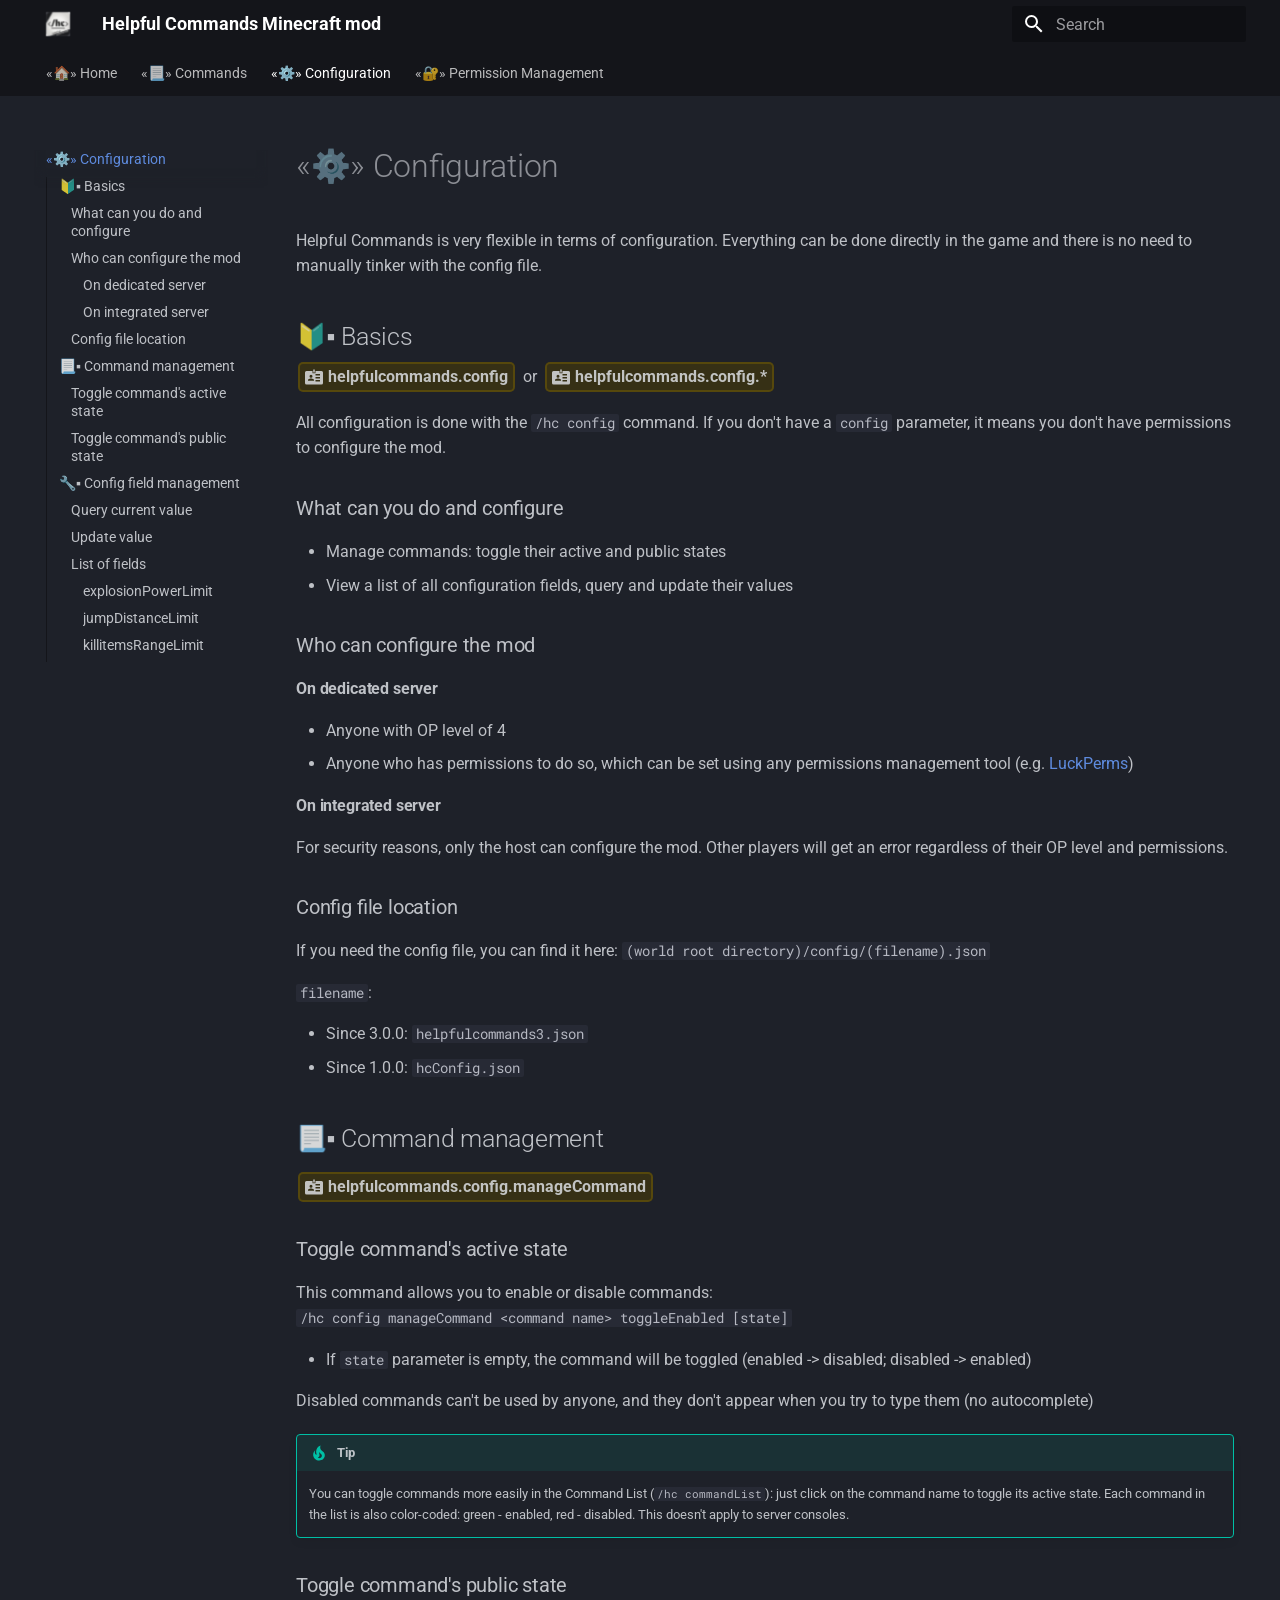
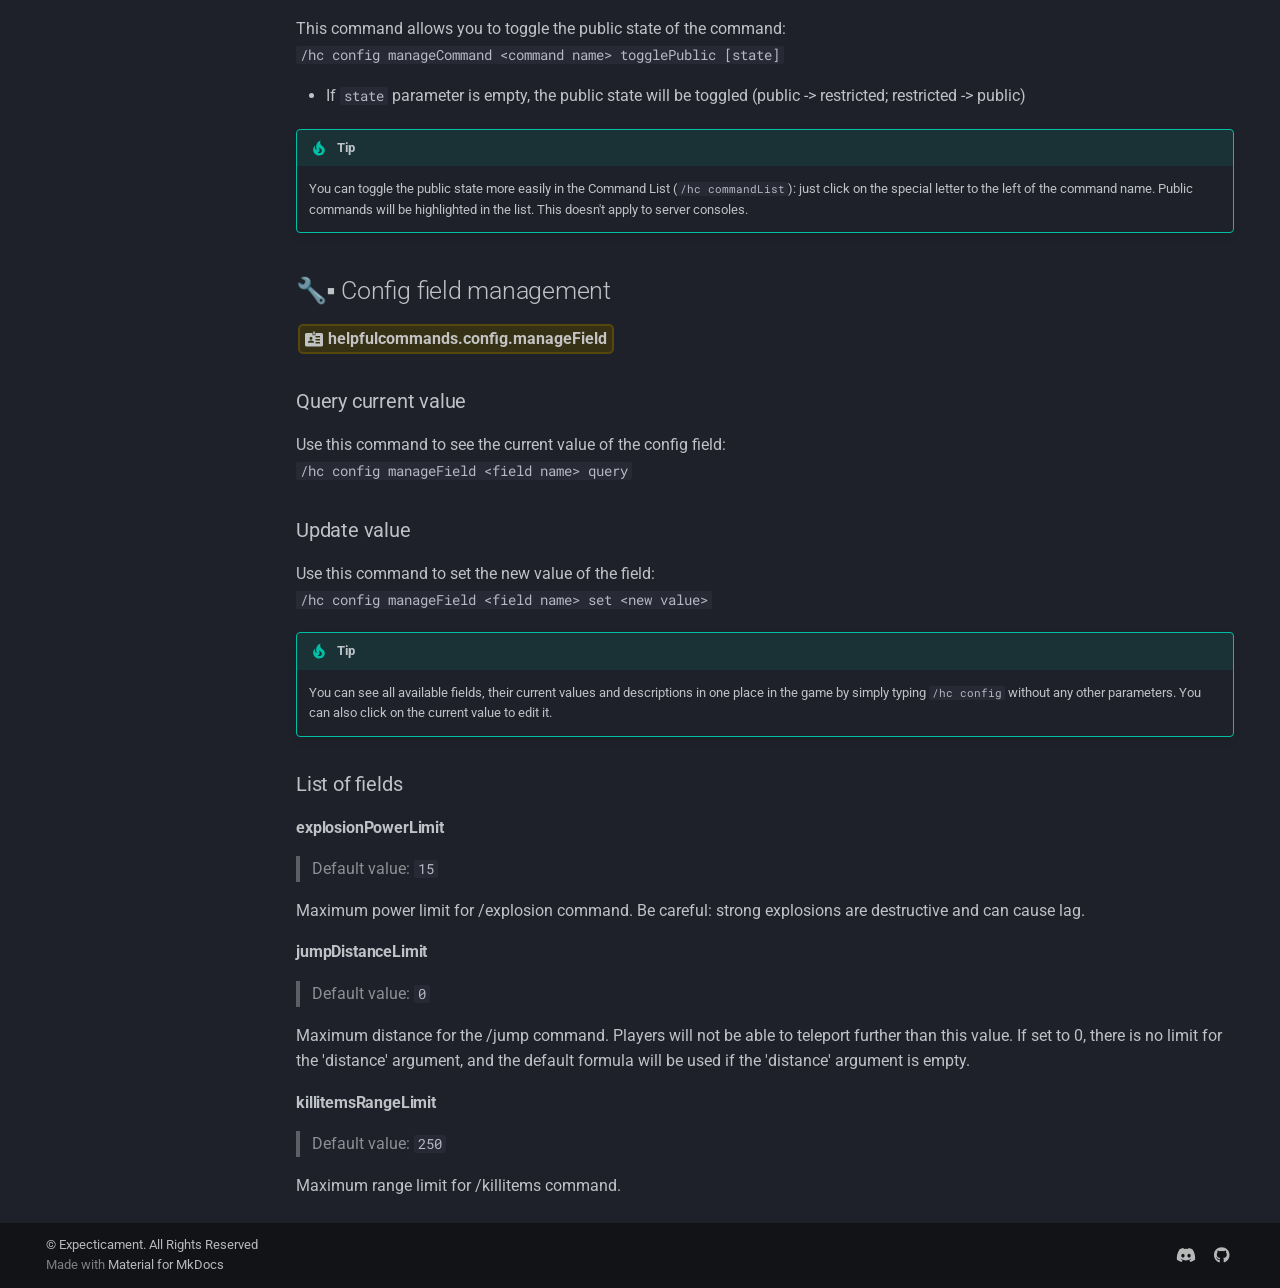
<file: configuration/index.html>
<!doctype html>
<html lang="en" class="no-js">
  <head>
    
      <meta charset="utf-8">
      <meta name="viewport" content="width=device-width,initial-scale=1">
      
      
      
        <link rel="canonical" href="https://expecticament.github.io/HelpfulCommands/configuration/">
      
      
        <link rel="prev" href="../commands/">
      
      
        <link rel="next" href="../permissionManagement/">
      
      
      <link rel="icon" href="../assets/images/favicon.png">
      <meta name="generator" content="mkdocs-1.6.1, mkdocs-material-9.6.13">
    
    
      
        <title>«⚙️» Configuration - Helpful Commands Minecraft mod</title>
      
    
    
      <link rel="stylesheet" href="../assets/stylesheets/main.342714a4.min.css">
      
        
        <link rel="stylesheet" href="../assets/stylesheets/palette.06af60db.min.css">
      
      


    
    
      
    
    
      
        
        
        <link rel="preconnect" href="https://fonts.gstatic.com" crossorigin>
        <link rel="stylesheet" href="https://fonts.googleapis.com/css?family=Roboto:300,300i,400,400i,700,700i%7CRoboto+Mono:400,400i,700,700i&display=fallback">
        <style>:root{--md-text-font:"Roboto";--md-code-font:"Roboto Mono"}</style>
      
    
    
      <link rel="stylesheet" href="../stylesheets/extra.css">
    
    <script>__md_scope=new URL("..",location),__md_hash=e=>[...e].reduce(((e,_)=>(e<<5)-e+_.charCodeAt(0)),0),__md_get=(e,_=localStorage,t=__md_scope)=>JSON.parse(_.getItem(t.pathname+"."+e)),__md_set=(e,_,t=localStorage,a=__md_scope)=>{try{t.setItem(a.pathname+"."+e,JSON.stringify(_))}catch(e){}}</script>
    
      

    
    
    
  </head>
  
  
    
    
      
    
    
    
    
    <body dir="ltr" data-md-color-scheme="slate" data-md-color-primary="black" data-md-color-accent="indigo">
  
    
    <input class="md-toggle" data-md-toggle="drawer" type="checkbox" id="__drawer" autocomplete="off">
    <input class="md-toggle" data-md-toggle="search" type="checkbox" id="__search" autocomplete="off">
    <label class="md-overlay" for="__drawer"></label>
    <div data-md-component="skip">
      
        
        <a href="#basics" class="md-skip">
          Skip to content
        </a>
      
    </div>
    <div data-md-component="announce">
      
    </div>
    
    
      

<header class="md-header" data-md-component="header">
  <nav class="md-header__inner md-grid" aria-label="Header">
    <a href=".." title="Helpful Commands Minecraft mod" class="md-header__button md-logo" aria-label="Helpful Commands Minecraft mod" data-md-component="logo">
      
  <img src="../assets/images/favicon.png" alt="logo">

    </a>
    <label class="md-header__button md-icon" for="__drawer">
      
      <svg xmlns="http://www.w3.org/2000/svg" viewBox="0 0 24 24"><path d="M3 6h18v2H3zm0 5h18v2H3zm0 5h18v2H3z"/></svg>
    </label>
    <div class="md-header__title" data-md-component="header-title">
      <div class="md-header__ellipsis">
        <div class="md-header__topic">
          <span class="md-ellipsis">
            Helpful Commands Minecraft mod
          </span>
        </div>
        <div class="md-header__topic" data-md-component="header-topic">
          <span class="md-ellipsis">
            
              «⚙️» Configuration
            
          </span>
        </div>
      </div>
    </div>
    
      
        <form class="md-header__option" data-md-component="palette">
  
    
    
    
    <input class="md-option" data-md-color-media="" data-md-color-scheme="slate" data-md-color-primary="black" data-md-color-accent="indigo"  aria-hidden="true"  type="radio" name="__palette" id="__palette_0">
    
  
</form>
      
    
    
      <script>var palette=__md_get("__palette");if(palette&&palette.color){if("(prefers-color-scheme)"===palette.color.media){var media=matchMedia("(prefers-color-scheme: light)"),input=document.querySelector(media.matches?"[data-md-color-media='(prefers-color-scheme: light)']":"[data-md-color-media='(prefers-color-scheme: dark)']");palette.color.media=input.getAttribute("data-md-color-media"),palette.color.scheme=input.getAttribute("data-md-color-scheme"),palette.color.primary=input.getAttribute("data-md-color-primary"),palette.color.accent=input.getAttribute("data-md-color-accent")}for(var[key,value]of Object.entries(palette.color))document.body.setAttribute("data-md-color-"+key,value)}</script>
    
    
    
      
      
        <label class="md-header__button md-icon" for="__search">
          
          <svg xmlns="http://www.w3.org/2000/svg" viewBox="0 0 24 24"><path d="M9.5 3A6.5 6.5 0 0 1 16 9.5c0 1.61-.59 3.09-1.56 4.23l.27.27h.79l5 5-1.5 1.5-5-5v-.79l-.27-.27A6.52 6.52 0 0 1 9.5 16 6.5 6.5 0 0 1 3 9.5 6.5 6.5 0 0 1 9.5 3m0 2C7 5 5 7 5 9.5S7 14 9.5 14 14 12 14 9.5 12 5 9.5 5"/></svg>
        </label>
        <div class="md-search" data-md-component="search" role="dialog">
  <label class="md-search__overlay" for="__search"></label>
  <div class="md-search__inner" role="search">
    <form class="md-search__form" name="search">
      <input type="text" class="md-search__input" name="query" aria-label="Search" placeholder="Search" autocapitalize="off" autocorrect="off" autocomplete="off" spellcheck="false" data-md-component="search-query" required>
      <label class="md-search__icon md-icon" for="__search">
        
        <svg xmlns="http://www.w3.org/2000/svg" viewBox="0 0 24 24"><path d="M9.5 3A6.5 6.5 0 0 1 16 9.5c0 1.61-.59 3.09-1.56 4.23l.27.27h.79l5 5-1.5 1.5-5-5v-.79l-.27-.27A6.52 6.52 0 0 1 9.5 16 6.5 6.5 0 0 1 3 9.5 6.5 6.5 0 0 1 9.5 3m0 2C7 5 5 7 5 9.5S7 14 9.5 14 14 12 14 9.5 12 5 9.5 5"/></svg>
        
        <svg xmlns="http://www.w3.org/2000/svg" viewBox="0 0 24 24"><path d="M20 11v2H8l5.5 5.5-1.42 1.42L4.16 12l7.92-7.92L13.5 5.5 8 11z"/></svg>
      </label>
      <nav class="md-search__options" aria-label="Search">
        
        <button type="reset" class="md-search__icon md-icon" title="Clear" aria-label="Clear" tabindex="-1">
          
          <svg xmlns="http://www.w3.org/2000/svg" viewBox="0 0 24 24"><path d="M19 6.41 17.59 5 12 10.59 6.41 5 5 6.41 10.59 12 5 17.59 6.41 19 12 13.41 17.59 19 19 17.59 13.41 12z"/></svg>
        </button>
      </nav>
      
        <div class="md-search__suggest" data-md-component="search-suggest"></div>
      
    </form>
    <div class="md-search__output">
      <div class="md-search__scrollwrap" tabindex="0" data-md-scrollfix>
        <div class="md-search-result" data-md-component="search-result">
          <div class="md-search-result__meta">
            Initializing search
          </div>
          <ol class="md-search-result__list" role="presentation"></ol>
        </div>
      </div>
    </div>
  </div>
</div>
      
    
    
  </nav>
  
</header>
    
    <div class="md-container" data-md-component="container">
      
      
        
          
            
<nav class="md-tabs" aria-label="Tabs" data-md-component="tabs">
  <div class="md-grid">
    <ul class="md-tabs__list">
      
        
  
  
  
  
    <li class="md-tabs__item">
      <a href=".." class="md-tabs__link">
        
  
  
    
  
  «🏠» Home

      </a>
    </li>
  

      
        
  
  
  
  
    <li class="md-tabs__item">
      <a href="../commands/" class="md-tabs__link">
        
  
  
    
  
  «📃» Commands

      </a>
    </li>
  

      
        
  
  
  
    
  
  
    <li class="md-tabs__item md-tabs__item--active">
      <a href="./" class="md-tabs__link">
        
  
  
    
  
  «⚙️» Configuration

      </a>
    </li>
  

      
        
  
  
  
  
    <li class="md-tabs__item">
      <a href="../permissionManagement/" class="md-tabs__link">
        
  
  
    
  
  «🔐» Permission Management

      </a>
    </li>
  

      
    </ul>
  </div>
</nav>
          
        
      
      <main class="md-main" data-md-component="main">
        <div class="md-main__inner md-grid">
          
            
              
              <div class="md-sidebar md-sidebar--primary" data-md-component="sidebar" data-md-type="navigation" >
                <div class="md-sidebar__scrollwrap">
                  <div class="md-sidebar__inner">
                    


  


  

<nav class="md-nav md-nav--primary md-nav--lifted md-nav--integrated" aria-label="Navigation" data-md-level="0">
  <label class="md-nav__title" for="__drawer">
    <a href=".." title="Helpful Commands Minecraft mod" class="md-nav__button md-logo" aria-label="Helpful Commands Minecraft mod" data-md-component="logo">
      
  <img src="../assets/images/favicon.png" alt="logo">

    </a>
    Helpful Commands Minecraft mod
  </label>
  
  <ul class="md-nav__list" data-md-scrollfix>
    
      
      
  
  
  
  
    <li class="md-nav__item">
      <a href=".." class="md-nav__link">
        
  
  
  <span class="md-ellipsis">
    «🏠» Home
    
  </span>
  

      </a>
    </li>
  

    
      
      
  
  
  
  
    <li class="md-nav__item">
      <a href="../commands/" class="md-nav__link">
        
  
  
  <span class="md-ellipsis">
    «📃» Commands
    
  </span>
  

      </a>
    </li>
  

    
      
      
  
  
    
  
  
  
    <li class="md-nav__item md-nav__item--active">
      
      <input class="md-nav__toggle md-toggle" type="checkbox" id="__toc">
      
      
      
        <label class="md-nav__link md-nav__link--active" for="__toc">
          
  
  
  <span class="md-ellipsis">
    «⚙️» Configuration
    
  </span>
  

          <span class="md-nav__icon md-icon"></span>
        </label>
      
      <a href="./" class="md-nav__link md-nav__link--active">
        
  
  
  <span class="md-ellipsis">
    «⚙️» Configuration
    
  </span>
  

      </a>
      
        

<nav class="md-nav md-nav--secondary" aria-label="Table of contents">
  
  
  
  
    <label class="md-nav__title" for="__toc">
      <span class="md-nav__icon md-icon"></span>
      Table of contents
    </label>
    <ul class="md-nav__list" data-md-component="toc" data-md-scrollfix>
      
        <li class="md-nav__item">
  <a href="#basics" class="md-nav__link">
    <span class="md-ellipsis">
      🔰▪ Basics
    </span>
  </a>
  
    <nav class="md-nav" aria-label="🔰▪ Basics">
      <ul class="md-nav__list">
        
          <li class="md-nav__item">
  <a href="#what-can-you-do-and-configure" class="md-nav__link">
    <span class="md-ellipsis">
      What can you do and configure
    </span>
  </a>
  
</li>
        
          <li class="md-nav__item">
  <a href="#who-can-configure-the-mod" class="md-nav__link">
    <span class="md-ellipsis">
      Who can configure the mod
    </span>
  </a>
  
    <nav class="md-nav" aria-label="Who can configure the mod">
      <ul class="md-nav__list">
        
          <li class="md-nav__item">
  <a href="#on-dedicated-server" class="md-nav__link">
    <span class="md-ellipsis">
      On dedicated server
    </span>
  </a>
  
</li>
        
          <li class="md-nav__item">
  <a href="#on-integrated-server" class="md-nav__link">
    <span class="md-ellipsis">
      On integrated server
    </span>
  </a>
  
</li>
        
      </ul>
    </nav>
  
</li>
        
          <li class="md-nav__item">
  <a href="#config-file-location" class="md-nav__link">
    <span class="md-ellipsis">
      Config file location
    </span>
  </a>
  
</li>
        
      </ul>
    </nav>
  
</li>
      
        <li class="md-nav__item">
  <a href="#command-management" class="md-nav__link">
    <span class="md-ellipsis">
      📃▪ Command management
    </span>
  </a>
  
    <nav class="md-nav" aria-label="📃▪ Command management">
      <ul class="md-nav__list">
        
          <li class="md-nav__item">
  <a href="#toggle-commands-active-state" class="md-nav__link">
    <span class="md-ellipsis">
      Toggle command's active state
    </span>
  </a>
  
</li>
        
          <li class="md-nav__item">
  <a href="#toggle-commands-public-state" class="md-nav__link">
    <span class="md-ellipsis">
      Toggle command's public state
    </span>
  </a>
  
</li>
        
      </ul>
    </nav>
  
</li>
      
        <li class="md-nav__item">
  <a href="#config-field-management" class="md-nav__link">
    <span class="md-ellipsis">
      🔧▪ Config field management
    </span>
  </a>
  
    <nav class="md-nav" aria-label="🔧▪ Config field management">
      <ul class="md-nav__list">
        
          <li class="md-nav__item">
  <a href="#query-current-value" class="md-nav__link">
    <span class="md-ellipsis">
      Query current value
    </span>
  </a>
  
</li>
        
          <li class="md-nav__item">
  <a href="#update-value" class="md-nav__link">
    <span class="md-ellipsis">
      Update value
    </span>
  </a>
  
</li>
        
          <li class="md-nav__item">
  <a href="#list-of-fields" class="md-nav__link">
    <span class="md-ellipsis">
      List of fields
    </span>
  </a>
  
    <nav class="md-nav" aria-label="List of fields">
      <ul class="md-nav__list">
        
          <li class="md-nav__item">
  <a href="#explosionpowerlimit" class="md-nav__link">
    <span class="md-ellipsis">
      explosionPowerLimit
    </span>
  </a>
  
</li>
        
          <li class="md-nav__item">
  <a href="#jumpdistancelimit" class="md-nav__link">
    <span class="md-ellipsis">
      jumpDistanceLimit
    </span>
  </a>
  
</li>
        
          <li class="md-nav__item">
  <a href="#killitemsrangelimit" class="md-nav__link">
    <span class="md-ellipsis">
      killitemsRangeLimit
    </span>
  </a>
  
</li>
        
      </ul>
    </nav>
  
</li>
        
      </ul>
    </nav>
  
</li>
      
    </ul>
  
</nav>
      
    </li>
  

    
      
      
  
  
  
  
    <li class="md-nav__item">
      <a href="../permissionManagement/" class="md-nav__link">
        
  
  
  <span class="md-ellipsis">
    «🔐» Permission Management
    
  </span>
  

      </a>
    </li>
  

    
  </ul>
</nav>
                  </div>
                </div>
              </div>
            
            
          
          
            <div class="md-content" data-md-component="content">
              <article class="md-content__inner md-typeset">
                
                  



  <h1>«⚙️» Configuration</h1>

<p>Helpful Commands is very flexible in terms of configuration. Everything can be done directly in the game and there is no need to manually tinker with the config file.</p>
<h2 id="basics">🔰▪ Basics</h2>
<div class="hc-mic-holder">
    <div class="hc-mic-entry hc-mic-permission">
        <div class="hc-mic-logo"><span class="twemoji" title="Permission ID"><svg xmlns="http://www.w3.org/2000/svg" viewBox="0 0 24 24"><path d="M22 4h-8v3h-4V4H2a2 2 0 0 0-2 2v14a2 2 0 0 0 2 2h20a2 2 0 0 0 2-2V6a2 2 0 0 0-2-2M8 9a2 2 0 0 1 2 2 2 2 0 0 1-2 2 2 2 0 0 1-2-2 2 2 0 0 1 2-2m4 8H4v-1c0-1.33 2.67-2 4-2s4 .67 4 2v1m8 1h-6v-2h6v2m0-4h-6v-2h6v2m0-4h-6V8h6v2m-7-4h-2V2h2v4Z"></path></svg></span></div><p class="hc-mic-text">helpfulcommands.config</p>
    </div>
    <div style="margin: 0 6px 0 6px">or</div>
    <div class="hc-mic-entry hc-mic-permission">
        <div class="hc-mic-logo"><span class="twemoji" title="Permission ID"><svg xmlns="http://www.w3.org/2000/svg" viewBox="0 0 24 24"><path d="M22 4h-8v3h-4V4H2a2 2 0 0 0-2 2v14a2 2 0 0 0 2 2h20a2 2 0 0 0 2-2V6a2 2 0 0 0-2-2M8 9a2 2 0 0 1 2 2 2 2 0 0 1-2 2 2 2 0 0 1-2-2 2 2 0 0 1 2-2m4 8H4v-1c0-1.33 2.67-2 4-2s4 .67 4 2v1m8 1h-6v-2h6v2m0-4h-6v-2h6v2m0-4h-6V8h6v2m-7-4h-2V2h2v4Z"></path></svg></span></div><p class="hc-mic-text">helpfulcommands.config.*</p>
    </div>
</div>
<p>All configuration is done with the <code>/hc config</code> command. If you don't have a <code>config</code> parameter, it means you don't have permissions to configure the mod.</p>
<h3 id="what-can-you-do-and-configure">What can you do and configure</h3>
<ul>
<li>Manage commands: toggle their active and public states</li>
<li>View a list of all configuration fields, query and update their values</li>
</ul>
<h3 id="who-can-configure-the-mod">Who can configure the mod</h3>
<h4 id="on-dedicated-server">On dedicated server</h4>
<ul>
<li>Anyone with OP level of 4</li>
<li>Anyone who has permissions to do so, which can be set using any permissions management tool (e.g. <a href="https://luckperms.net/">LuckPerms</a>)</li>
</ul>
<h4 id="on-integrated-server">On integrated server</h4>
<p>For security reasons, only the host can configure the mod. Other players will get an error regardless of their OP level and permissions.</p>
<h3 id="config-file-location">Config file location</h3>
<p>If you need the config file, you can find it here: <code>(world root directory)/config/(filename).json</code></p>
<p><code>filename</code>:</p>
<ul>
<li>Since 3.0.0: <code>helpfulcommands3.json</code></li>
<li>Since 1.0.0: <code>hcConfig.json</code></li>
</ul>
<h2 id="command-management">📃▪ Command management</h2>
<div class="hc-mic-entry hc-mic-permission" style="margin-right: 10px">
    <div class="hc-mic-logo"><span class="twemoji" title="Permission ID"><svg xmlns="http://www.w3.org/2000/svg" viewBox="0 0 24 24"><path d="M22 4h-8v3h-4V4H2a2 2 0 0 0-2 2v14a2 2 0 0 0 2 2h20a2 2 0 0 0 2-2V6a2 2 0 0 0-2-2M8 9a2 2 0 0 1 2 2 2 2 0 0 1-2 2 2 2 0 0 1-2-2 2 2 0 0 1 2-2m4 8H4v-1c0-1.33 2.67-2 4-2s4 .67 4 2v1m8 1h-6v-2h6v2m0-4h-6v-2h6v2m0-4h-6V8h6v2m-7-4h-2V2h2v4Z"></path></svg></span></div><p class="hc-mic-text">helpfulcommands.config.manageCommand</p>
</div>

<h3 id="toggle-commands-active-state">Toggle command's active state</h3>
<p>This command allows you to enable or disable commands: <br>
<code>/hc config manageCommand &lt;command name&gt; toggleEnabled [state]</code></p>
<ul>
<li>If <code>state</code> parameter is empty, the command will be toggled (enabled -&gt; disabled; disabled -&gt; enabled)</li>
</ul>
<p>Disabled commands can't be used by anyone, and they don't appear when you try to type them (no autocomplete)</p>
<div class="admonition tip">
<p class="admonition-title">Tip</p>
<p>You can toggle commands more easily in the Command List (<code>/hc commandList</code>): just click on the command name to toggle its active state. Each command in the list is also color-coded: green - enabled, red - disabled. This doesn't apply to server consoles.</p>
</div>
<h3 id="toggle-commands-public-state">Toggle command's public state</h3>
<p>This command allows you to toggle the public state of the command: <br>
<code>/hc config manageCommand &lt;command name&gt; togglePublic [state]</code></p>
<ul>
<li>If <code>state</code> parameter is empty, the public state will be toggled (public -&gt; restricted; restricted -&gt; public)</li>
</ul>
<div class="admonition tip">
<p class="admonition-title">Tip</p>
<p>You can toggle the public state more easily in the Command List (<code>/hc commandList</code>): just click on the special letter to the left of the command name. Public commands will be highlighted in the list. This doesn't apply to server consoles.</p>
</div>
<h2 id="config-field-management">🔧▪ Config field management</h2>
<div class="hc-mic-entry hc-mic-permission" style="margin-right: 10px">
    <div class="hc-mic-logo"><span class="twemoji" title="Permission ID"><svg xmlns="http://www.w3.org/2000/svg" viewBox="0 0 24 24"><path d="M22 4h-8v3h-4V4H2a2 2 0 0 0-2 2v14a2 2 0 0 0 2 2h20a2 2 0 0 0 2-2V6a2 2 0 0 0-2-2M8 9a2 2 0 0 1 2 2 2 2 0 0 1-2 2 2 2 0 0 1-2-2 2 2 0 0 1 2-2m4 8H4v-1c0-1.33 2.67-2 4-2s4 .67 4 2v1m8 1h-6v-2h6v2m0-4h-6v-2h6v2m0-4h-6V8h6v2m-7-4h-2V2h2v4Z"></path></svg></span></div><p class="hc-mic-text">helpfulcommands.config.manageField</p>
</div>

<h3 id="query-current-value">Query current value</h3>
<p>Use this command to see the current value of the config field:<br>
<code>/hc config manageField &lt;field name&gt; query</code></p>
<h3 id="update-value">Update value</h3>
<p>Use this command to set the new value of the field:<br>
<code>/hc config manageField &lt;field name&gt; set &lt;new value&gt;</code></p>
<div class="admonition tip">
<p class="admonition-title">Tip</p>
<p>You can see all available fields, their current values and descriptions in one place in the game by simply typing <code>/hc config</code> without any other parameters. You can also click on the current value to edit it.</p>
</div>
<h3 id="list-of-fields">List of fields</h3>
<h4 id="explosionpowerlimit">explosionPowerLimit</h4>
<blockquote>
<p>Default value: <code>15</code></p>
</blockquote>
<p>Maximum power limit for /explosion command. Be careful: strong explosions are destructive and can cause lag.</p>
<h4 id="jumpdistancelimit">jumpDistanceLimit</h4>
<blockquote>
<p>Default value: <code>0</code></p>
</blockquote>
<p>Maximum distance for the /jump command. Players will not be able to teleport further than this value. If set to 0, there is no limit for the 'distance' argument, and the default formula will be used if the 'distance' argument is empty.</p>
<h4 id="killitemsrangelimit">killitemsRangeLimit</h4>
<blockquote>
<p>Default value: <code>250</code></p>
</blockquote>
<p>Maximum range limit for /killitems command.</p>












                
              </article>
            </div>
          
          
  <script>var tabs=__md_get("__tabs");if(Array.isArray(tabs))e:for(var set of document.querySelectorAll(".tabbed-set")){var labels=set.querySelector(".tabbed-labels");for(var tab of tabs)for(var label of labels.getElementsByTagName("label"))if(label.innerText.trim()===tab){var input=document.getElementById(label.htmlFor);input.checked=!0;continue e}}</script>

<script>var target=document.getElementById(location.hash.slice(1));target&&target.name&&(target.checked=target.name.startsWith("__tabbed_"))</script>
        </div>
        
          <button type="button" class="md-top md-icon" data-md-component="top" hidden>
  
  <svg xmlns="http://www.w3.org/2000/svg" viewBox="0 0 24 24"><path d="M13 20h-2V8l-5.5 5.5-1.42-1.42L12 4.16l7.92 7.92-1.42 1.42L13 8z"/></svg>
  Back to top
</button>
        
      </main>
      
        <footer class="md-footer">
  
  <div class="md-footer-meta md-typeset">
    <div class="md-footer-meta__inner md-grid">
      <div class="md-copyright">
  
    <div class="md-copyright__highlight">
      &copy; <a href="https://github.com/Expecticament" target="_blank" rel="noopener">Expecticament</a>. All Rights Reserved

    </div>
  
  
    Made with
    <a href="https://squidfunk.github.io/mkdocs-material/" target="_blank" rel="noopener">
      Material for MkDocs
    </a>
  
</div>
      
        <div class="md-social">
  
    
    
    
    
      
      
    
    <a href="https://discord.gg/RHd8P5hps4" target="_blank" rel="noopener" title="discord.gg" class="md-social__link">
      <svg xmlns="http://www.w3.org/2000/svg" viewBox="0 0 640 512"><!--! Font Awesome Free 6.7.2 by @fontawesome - https://fontawesome.com License - https://fontawesome.com/license/free (Icons: CC BY 4.0, Fonts: SIL OFL 1.1, Code: MIT License) Copyright 2024 Fonticons, Inc.--><path d="M524.531 69.836a1.5 1.5 0 0 0-.764-.7A485 485 0 0 0 404.081 32.03a1.82 1.82 0 0 0-1.923.91 338 338 0 0 0-14.9 30.6 447.9 447.9 0 0 0-134.426 0 310 310 0 0 0-15.135-30.6 1.89 1.89 0 0 0-1.924-.91 483.7 483.7 0 0 0-119.688 37.107 1.7 1.7 0 0 0-.788.676C39.068 183.651 18.186 294.69 28.43 404.354a2.02 2.02 0 0 0 .765 1.375 487.7 487.7 0 0 0 146.825 74.189 1.9 1.9 0 0 0 2.063-.676A348 348 0 0 0 208.12 430.4a1.86 1.86 0 0 0-1.019-2.588 321 321 0 0 1-45.868-21.853 1.885 1.885 0 0 1-.185-3.126 251 251 0 0 0 9.109-7.137 1.82 1.82 0 0 1 1.9-.256c96.229 43.917 200.41 43.917 295.5 0a1.81 1.81 0 0 1 1.924.233 235 235 0 0 0 9.132 7.16 1.884 1.884 0 0 1-.162 3.126 301.4 301.4 0 0 1-45.89 21.83 1.875 1.875 0 0 0-1 2.611 391 391 0 0 0 30.014 48.815 1.86 1.86 0 0 0 2.063.7A486 486 0 0 0 610.7 405.729a1.88 1.88 0 0 0 .765-1.352c12.264-126.783-20.532-236.912-86.934-334.541M222.491 337.58c-28.972 0-52.844-26.587-52.844-59.239s23.409-59.241 52.844-59.241c29.665 0 53.306 26.82 52.843 59.239 0 32.654-23.41 59.241-52.843 59.241m195.38 0c-28.971 0-52.843-26.587-52.843-59.239s23.409-59.241 52.843-59.241c29.667 0 53.307 26.82 52.844 59.239 0 32.654-23.177 59.241-52.844 59.241"/></svg>
    </a>
  
    
    
    
    
      
      
    
    <a href="https://github.com/Expecticament/HelpfulCommands" target="_blank" rel="noopener" title="github.com" class="md-social__link">
      <svg xmlns="http://www.w3.org/2000/svg" viewBox="0 0 496 512"><!--! Font Awesome Free 6.7.2 by @fontawesome - https://fontawesome.com License - https://fontawesome.com/license/free (Icons: CC BY 4.0, Fonts: SIL OFL 1.1, Code: MIT License) Copyright 2024 Fonticons, Inc.--><path d="M165.9 397.4c0 2-2.3 3.6-5.2 3.6-3.3.3-5.6-1.3-5.6-3.6 0-2 2.3-3.6 5.2-3.6 3-.3 5.6 1.3 5.6 3.6m-31.1-4.5c-.7 2 1.3 4.3 4.3 4.9 2.6 1 5.6 0 6.2-2s-1.3-4.3-4.3-5.2c-2.6-.7-5.5.3-6.2 2.3m44.2-1.7c-2.9.7-4.9 2.6-4.6 4.9.3 2 2.9 3.3 5.9 2.6 2.9-.7 4.9-2.6 4.6-4.6-.3-1.9-3-3.2-5.9-2.9M244.8 8C106.1 8 0 113.3 0 252c0 110.9 69.8 205.8 169.5 239.2 12.8 2.3 17.3-5.6 17.3-12.1 0-6.2-.3-40.4-.3-61.4 0 0-70 15-84.7-29.8 0 0-11.4-29.1-27.8-36.6 0 0-22.9-15.7 1.6-15.4 0 0 24.9 2 38.6 25.8 21.9 38.6 58.6 27.5 72.9 20.9 2.3-16 8.8-27.1 16-33.7-55.9-6.2-112.3-14.3-112.3-110.5 0-27.5 7.6-41.3 23.6-58.9-2.6-6.5-11.1-33.3 2.6-67.9 20.9-6.5 69 27 69 27 20-5.6 41.5-8.5 62.8-8.5s42.8 2.9 62.8 8.5c0 0 48.1-33.6 69-27 13.7 34.7 5.2 61.4 2.6 67.9 16 17.7 25.8 31.5 25.8 58.9 0 96.5-58.9 104.2-114.8 110.5 9.2 7.9 17 22.9 17 46.4 0 33.7-.3 75.4-.3 83.6 0 6.5 4.6 14.4 17.3 12.1C428.2 457.8 496 362.9 496 252 496 113.3 383.5 8 244.8 8M97.2 352.9c-1.3 1-1 3.3.7 5.2 1.6 1.6 3.9 2.3 5.2 1 1.3-1 1-3.3-.7-5.2-1.6-1.6-3.9-2.3-5.2-1m-10.8-8.1c-.7 1.3.3 2.9 2.3 3.9 1.6 1 3.6.7 4.3-.7.7-1.3-.3-2.9-2.3-3.9-2-.6-3.6-.3-4.3.7m32.4 35.6c-1.6 1.3-1 4.3 1.3 6.2 2.3 2.3 5.2 2.6 6.5 1 1.3-1.3.7-4.3-1.3-6.2-2.2-2.3-5.2-2.6-6.5-1m-11.4-14.7c-1.6 1-1.6 3.6 0 5.9s4.3 3.3 5.6 2.3c1.6-1.3 1.6-3.9 0-6.2-1.4-2.3-4-3.3-5.6-2"/></svg>
    </a>
  
</div>
      
    </div>
  </div>
</footer>
      
    </div>
    <div class="md-dialog" data-md-component="dialog">
      <div class="md-dialog__inner md-typeset"></div>
    </div>
    
      <div class="md-progress" data-md-component="progress" role="progressbar"></div>
    
    
    
      
      <script id="__config" type="application/json">{"base": "..", "features": ["navigation.tabs", "navigation.sections", "navigation.instant", "navigation.instant.progress", "navigation.tracking", "navigation.top", "navigation.prune", "toc.integrate", "toc.follow", "search.suggest", "search.highlight", "content.tabs.link", "content.code.annotation", "content.code.copy", "content.tooltips"], "search": "../assets/javascripts/workers/search.d50fe291.min.js", "tags": null, "translations": {"clipboard.copied": "Copied to clipboard", "clipboard.copy": "Copy to clipboard", "search.result.more.one": "1 more on this page", "search.result.more.other": "# more on this page", "search.result.none": "No matching documents", "search.result.one": "1 matching document", "search.result.other": "# matching documents", "search.result.placeholder": "Type to start searching", "search.result.term.missing": "Missing", "select.version": "Select version"}, "version": null}</script>
    
    
      <script src="../assets/javascripts/bundle.13a4f30d.min.js"></script>
      
    
  </body>
</html>
</file>
<file: stylesheets/extra.css>
:root{
    /* Admonitions */
    --md-admonition-icon--hc-command: url('data:image/svg+xml;charset=utf-8,<svg xmlns="http://www.w3.org/2000/svg" viewBox="0 0 16 16" width="32" height="32"><path d="M2 0a2 2 0 0 0-2 2v12a2 2 0 0 0 2 2h12a2 2 0 0 0 2-2V2a2 2 0 0 0-2-2zm9.354 5.354-6 6a.5.5 0 0 1-.708-.708l6-6a.5.5 0 0 1 .708.708z"/></svg>');
    /* hc version */
    --mda--hc-version-background-color: rgb(54, 40, 69,0.5);
    --mda--hc-version-border: solid 2px rgb(97, 89, 141,0.5);
    --mda--hc-version-border-radius: 5px;
    --mda--hc-permission-background-color: rgb(79, 64, 3, 0.5);
    --mda--hc-permission-border: solid 2px rgb(120, 97, 5,0.5);
    --mda--hc-permission-border-radius: 5px;
}

.md-tabs__link{
    transition:cubic-bezier(0,0,0,1) 0.25s;
}
.md-tabs__link:hover{
    scale:1.025;
}

.hc-miniInfoCards{
    display:flex;
}
.hc-mic-holder{
    display:flex;
    margin-top:-10px;
    flex-wrap: wrap;
    align-items: center;
}
.hc-mic-entry{
    display:flex;
    align-items: center;
    max-height: 30px;
    width: -moz-fit-content;
    width: fit-content;
    margin: 2px;
    padding: 0 5px 0 5px;
}
.hc-mic-logo{
    margin-right: 5px;
    width: 18px;
    display: flex;
}
.hc-mic-text{
    font-weight: bold;
    font-size:medium;
}

.hc-mic-version{
    background:var(--mda--hc-version-background-color);
    border: var(--mda--hc-version-border);
    border-radius: var(--mda--hc-version-border-radius);
}
.hc-mic-permission{
    background:var(--mda--hc-permission-background-color);
    border: var(--mda--hc-permission-border);
    border-radius: var(--mda--hc-permission-border-radius);
}


.md-typeset .admonition.hc-command,
.md-typeset details.hc-command {
    border-color: rgb(43, 155, 70);
}
.md-typeset .hc-command > .admonition-title,
.md-typeset .hc-command > summary {
    background-color: rgba(43, 155, 70, 0.1);
}
.md-typeset .hc-command > .admonition-title::before,
.md-typeset .hc-command > summary::before {
    background-color: rgb(43, 155, 70);
    -webkit-mask-image: var(--md-admonition-icon--hc-command);
    mask-image: var(--md-admonition-icon--hc-command);
}

.devin-badge{
    margin: 0 5px 0 5px;
    transition: cubic-bezier(0, 0, 0, 1);
    transition-duration: 0.25s;
}
.devin-badge:hover{
    scale: 1.025;
}
.devin-badge:active{
    scale: 0.975;
}
</file>
<file: assets/stylesheets/main.342714a4.min.css>
@charset "UTF-8";html{-webkit-text-size-adjust:none;-moz-text-size-adjust:none;text-size-adjust:none;box-sizing:border-box}*,:after,:before{box-sizing:inherit}@media (prefers-reduced-motion){*,:after,:before{transition:none!important}}body{margin:0}a,button,input,label{-webkit-tap-highlight-color:transparent}a{color:inherit;text-decoration:none}hr{border:0;box-sizing:initial;display:block;height:.05rem;overflow:visible;padding:0}small{font-size:80%}sub,sup{line-height:1em}img{border-style:none}table{border-collapse:initial;border-spacing:0}td,th{font-weight:400;vertical-align:top}button{background:#0000;border:0;font-family:inherit;font-size:inherit;margin:0;padding:0}input{border:0;outline:none}:root{--md-primary-fg-color:#4051b5;--md-primary-fg-color--light:#5d6cc0;--md-primary-fg-color--dark:#303fa1;--md-primary-bg-color:#fff;--md-primary-bg-color--light:#ffffffb3;--md-accent-fg-color:#526cfe;--md-accent-fg-color--transparent:#526cfe1a;--md-accent-bg-color:#fff;--md-accent-bg-color--light:#ffffffb3}[data-md-color-scheme=default]{color-scheme:light}[data-md-color-scheme=default] img[src$="#gh-dark-mode-only"],[data-md-color-scheme=default] img[src$="#only-dark"]{display:none}:root,[data-md-color-scheme=default]{--md-hue:225deg;--md-default-fg-color:#000000de;--md-default-fg-color--light:#0000008a;--md-default-fg-color--lighter:#00000052;--md-default-fg-color--lightest:#00000012;--md-default-bg-color:#fff;--md-default-bg-color--light:#ffffffb3;--md-default-bg-color--lighter:#ffffff4d;--md-default-bg-color--lightest:#ffffff1f;--md-code-fg-color:#36464e;--md-code-bg-color:#f5f5f5;--md-code-hl-color:#4287ff;--md-code-hl-color--light:#4287ff1a;--md-code-hl-number-color:#d52a2a;--md-code-hl-special-color:#db1457;--md-code-hl-function-color:#a846b9;--md-code-hl-constant-color:#6e59d9;--md-code-hl-keyword-color:#3f6ec6;--md-code-hl-string-color:#1c7d4d;--md-code-hl-name-color:var(--md-code-fg-color);--md-code-hl-operator-color:var(--md-default-fg-color--light);--md-code-hl-punctuation-color:var(--md-default-fg-color--light);--md-code-hl-comment-color:var(--md-default-fg-color--light);--md-code-hl-generic-color:var(--md-default-fg-color--light);--md-code-hl-variable-color:var(--md-default-fg-color--light);--md-typeset-color:var(--md-default-fg-color);--md-typeset-a-color:var(--md-primary-fg-color);--md-typeset-del-color:#f5503d26;--md-typeset-ins-color:#0bd57026;--md-typeset-kbd-color:#fafafa;--md-typeset-kbd-accent-color:#fff;--md-typeset-kbd-border-color:#b8b8b8;--md-typeset-mark-color:#ffff0080;--md-typeset-table-color:#0000001f;--md-typeset-table-color--light:rgba(0,0,0,.035);--md-admonition-fg-color:var(--md-default-fg-color);--md-admonition-bg-color:var(--md-default-bg-color);--md-warning-fg-color:#000000de;--md-warning-bg-color:#ff9;--md-footer-fg-color:#fff;--md-footer-fg-color--light:#ffffffb3;--md-footer-fg-color--lighter:#ffffff73;--md-footer-bg-color:#000000de;--md-footer-bg-color--dark:#00000052;--md-shadow-z1:0 0.2rem 0.5rem #0000000d,0 0 0.05rem #0000001a;--md-shadow-z2:0 0.2rem 0.5rem #0000001a,0 0 0.05rem #00000040;--md-shadow-z3:0 0.2rem 0.5rem #0003,0 0 0.05rem #00000059}.md-icon svg{fill:currentcolor;display:block;height:1.2rem;width:1.2rem}body{-webkit-font-smoothing:antialiased;-moz-osx-font-smoothing:grayscale;--md-text-font-family:var(--md-text-font,_),-apple-system,BlinkMacSystemFont,Helvetica,Arial,sans-serif;--md-code-font-family:var(--md-code-font,_),SFMono-Regular,Consolas,Menlo,monospace}aside,body,input{font-feature-settings:"kern","liga";color:var(--md-typeset-color);font-family:var(--md-text-font-family)}code,kbd,pre{font-feature-settings:"kern";font-family:var(--md-code-font-family)}:root{--md-typeset-table-sort-icon:url('data:image/svg+xml;charset=utf-8,<svg xmlns="http://www.w3.org/2000/svg" viewBox="0 0 24 24"><path d="m18 21-4-4h3V7h-3l4-4 4 4h-3v10h3M2 19v-2h10v2M2 13v-2h7v2M2 7V5h4v2z"/></svg>');--md-typeset-table-sort-icon--asc:url('data:image/svg+xml;charset=utf-8,<svg xmlns="http://www.w3.org/2000/svg" viewBox="0 0 24 24"><path d="M19 17h3l-4 4-4-4h3V3h2M2 17h10v2H2M6 5v2H2V5m0 6h7v2H2z"/></svg>');--md-typeset-table-sort-icon--desc:url('data:image/svg+xml;charset=utf-8,<svg xmlns="http://www.w3.org/2000/svg" viewBox="0 0 24 24"><path d="M19 7h3l-4-4-4 4h3v14h2M2 17h10v2H2M6 5v2H2V5m0 6h7v2H2z"/></svg>')}.md-typeset{-webkit-print-color-adjust:exact;color-adjust:exact;font-size:.8rem;line-height:1.6;overflow-wrap:break-word}@media print{.md-typeset{font-size:.68rem}}.md-typeset blockquote,.md-typeset dl,.md-typeset figure,.md-typeset ol,.md-typeset pre,.md-typeset ul{margin-bottom:1em;margin-top:1em}.md-typeset h1{color:var(--md-default-fg-color--light);font-size:2em;line-height:1.3;margin:0 0 1.25em}.md-typeset h1,.md-typeset h2{font-weight:300;letter-spacing:-.01em}.md-typeset h2{font-size:1.5625em;line-height:1.4;margin:1.6em 0 .64em}.md-typeset h3{font-size:1.25em;font-weight:400;letter-spacing:-.01em;line-height:1.5;margin:1.6em 0 .8em}.md-typeset h2+h3{margin-top:.8em}.md-typeset h4{font-weight:700;letter-spacing:-.01em;margin:1em 0}.md-typeset h5,.md-typeset h6{color:var(--md-default-fg-color--light);font-size:.8em;font-weight:700;letter-spacing:-.01em;margin:1.25em 0}.md-typeset h5{text-transform:uppercase}.md-typeset h5 code{text-transform:none}.md-typeset hr{border-bottom:.05rem solid var(--md-default-fg-color--lightest);display:flow-root;margin:1.5em 0}.md-typeset a{color:var(--md-typeset-a-color);word-break:break-word}.md-typeset a,.md-typeset a:before{transition:color 125ms}.md-typeset a:focus,.md-typeset a:hover{color:var(--md-accent-fg-color)}.md-typeset a:focus code,.md-typeset a:hover code{background-color:var(--md-accent-fg-color--transparent)}.md-typeset a code{color:currentcolor;transition:background-color 125ms}.md-typeset a.focus-visible{outline-color:var(--md-accent-fg-color);outline-offset:.2rem}.md-typeset code,.md-typeset kbd,.md-typeset pre{color:var(--md-code-fg-color);direction:ltr;font-variant-ligatures:none}@media print{.md-typeset code,.md-typeset kbd,.md-typeset pre{white-space:pre-wrap}}.md-typeset code{background-color:var(--md-code-bg-color);border-radius:.1rem;-webkit-box-decoration-break:clone;box-decoration-break:clone;font-size:.85em;padding:0 .2941176471em;word-break:break-word}.md-typeset code:not(.focus-visible){-webkit-tap-highlight-color:transparent;outline:none}.md-typeset pre{display:flow-root;line-height:1.4;position:relative}.md-typeset pre>code{-webkit-box-decoration-break:slice;box-decoration-break:slice;box-shadow:none;display:block;margin:0;outline-color:var(--md-accent-fg-color);overflow:auto;padding:.7720588235em 1.1764705882em;scrollbar-color:var(--md-default-fg-color--lighter) #0000;scrollbar-width:thin;touch-action:auto;word-break:normal}.md-typeset pre>code:hover{scrollbar-color:var(--md-accent-fg-color) #0000}.md-typeset pre>code::-webkit-scrollbar{height:.2rem;width:.2rem}.md-typeset pre>code::-webkit-scrollbar-thumb{background-color:var(--md-default-fg-color--lighter)}.md-typeset pre>code::-webkit-scrollbar-thumb:hover{background-color:var(--md-accent-fg-color)}.md-typeset kbd{background-color:var(--md-typeset-kbd-color);border-radius:.1rem;box-shadow:0 .1rem 0 .05rem var(--md-typeset-kbd-border-color),0 .1rem 0 var(--md-typeset-kbd-border-color),0 -.1rem .2rem var(--md-typeset-kbd-accent-color) inset;color:var(--md-default-fg-color);display:inline-block;font-size:.75em;padding:0 .6666666667em;vertical-align:text-top;word-break:break-word}.md-typeset mark{background-color:var(--md-typeset-mark-color);-webkit-box-decoration-break:clone;box-decoration-break:clone;color:inherit;word-break:break-word}.md-typeset abbr{border-bottom:.05rem dotted var(--md-default-fg-color--light);cursor:help;text-decoration:none}.md-typeset small{opacity:.75}[dir=ltr] .md-typeset sub,[dir=ltr] .md-typeset sup{margin-left:.078125em}[dir=rtl] .md-typeset sub,[dir=rtl] .md-typeset sup{margin-right:.078125em}[dir=ltr] .md-typeset blockquote{padding-left:.6rem}[dir=rtl] .md-typeset blockquote{padding-right:.6rem}[dir=ltr] .md-typeset blockquote{border-left:.2rem solid var(--md-default-fg-color--lighter)}[dir=rtl] .md-typeset blockquote{border-right:.2rem solid var(--md-default-fg-color--lighter)}.md-typeset blockquote{color:var(--md-default-fg-color--light);margin-left:0;margin-right:0}.md-typeset ul{list-style-type:disc}.md-typeset ul[type]{list-style-type:revert-layer}[dir=ltr] .md-typeset ol,[dir=ltr] .md-typeset ul{margin-left:.625em}[dir=rtl] .md-typeset ol,[dir=rtl] .md-typeset ul{margin-right:.625em}.md-typeset ol,.md-typeset ul{padding:0}.md-typeset ol:not([hidden]),.md-typeset ul:not([hidden]){display:flow-root}.md-typeset ol ol,.md-typeset ul ol{list-style-type:lower-alpha}.md-typeset ol ol ol,.md-typeset ul ol ol{list-style-type:lower-roman}.md-typeset ol ol ol ol,.md-typeset ul ol ol ol{list-style-type:upper-alpha}.md-typeset ol ol ol ol ol,.md-typeset ul ol ol ol ol{list-style-type:upper-roman}.md-typeset ol[type],.md-typeset ul[type]{list-style-type:revert-layer}[dir=ltr] .md-typeset ol li,[dir=ltr] .md-typeset ul li{margin-left:1.25em}[dir=rtl] .md-typeset ol li,[dir=rtl] .md-typeset ul li{margin-right:1.25em}.md-typeset ol li,.md-typeset ul li{margin-bottom:.5em}.md-typeset ol li blockquote,.md-typeset ol li p,.md-typeset ul li blockquote,.md-typeset ul li p{margin:.5em 0}.md-typeset ol li:last-child,.md-typeset ul li:last-child{margin-bottom:0}[dir=ltr] .md-typeset ol li ol,[dir=ltr] .md-typeset ol li ul,[dir=ltr] .md-typeset ul li ol,[dir=ltr] .md-typeset ul li ul{margin-left:.625em}[dir=rtl] .md-typeset ol li ol,[dir=rtl] .md-typeset ol li ul,[dir=rtl] .md-typeset ul li ol,[dir=rtl] .md-typeset ul li ul{margin-right:.625em}.md-typeset ol li ol,.md-typeset ol li ul,.md-typeset ul li ol,.md-typeset ul li ul{margin-bottom:.5em;margin-top:.5em}[dir=ltr] .md-typeset dd{margin-left:1.875em}[dir=rtl] .md-typeset dd{margin-right:1.875em}.md-typeset dd{margin-bottom:1.5em;margin-top:1em}.md-typeset img,.md-typeset svg,.md-typeset video{height:auto;max-width:100%}.md-typeset img[align=left]{margin:1em 1em 1em 0}.md-typeset img[align=right]{margin:1em 0 1em 1em}.md-typeset img[align]:only-child{margin-top:0}.md-typeset figure{display:flow-root;margin:1em auto;max-width:100%;text-align:center;width:-moz-fit-content;width:fit-content}.md-typeset figure img{display:block;margin:0 auto}.md-typeset figcaption{font-style:italic;margin:1em auto;max-width:24rem}.md-typeset iframe{max-width:100%}.md-typeset table:not([class]){background-color:var(--md-default-bg-color);border:.05rem solid var(--md-typeset-table-color);border-radius:.1rem;display:inline-block;font-size:.64rem;max-width:100%;overflow:auto;touch-action:auto}@media print{.md-typeset table:not([class]){display:table}}.md-typeset table:not([class])+*{margin-top:1.5em}.md-typeset table:not([class]) td>:first-child,.md-typeset table:not([class]) th>:first-child{margin-top:0}.md-typeset table:not([class]) td>:last-child,.md-typeset table:not([class]) th>:last-child{margin-bottom:0}.md-typeset table:not([class]) td:not([align]),.md-typeset table:not([class]) th:not([align]){text-align:left}[dir=rtl] .md-typeset table:not([class]) td:not([align]),[dir=rtl] .md-typeset table:not([class]) th:not([align]){text-align:right}.md-typeset table:not([class]) th{font-weight:700;min-width:5rem;padding:.9375em 1.25em;vertical-align:top}.md-typeset table:not([class]) td{border-top:.05rem solid var(--md-typeset-table-color);padding:.9375em 1.25em;vertical-align:top}.md-typeset table:not([class]) tbody tr{transition:background-color 125ms}.md-typeset table:not([class]) tbody tr:hover{background-color:var(--md-typeset-table-color--light);box-shadow:0 .05rem 0 var(--md-default-bg-color) inset}.md-typeset table:not([class]) a{word-break:normal}.md-typeset table th[role=columnheader]{cursor:pointer}[dir=ltr] .md-typeset table th[role=columnheader]:after{margin-left:.5em}[dir=rtl] .md-typeset table th[role=columnheader]:after{margin-right:.5em}.md-typeset table th[role=columnheader]:after{content:"";display:inline-block;height:1.2em;-webkit-mask-image:var(--md-typeset-table-sort-icon);mask-image:var(--md-typeset-table-sort-icon);-webkit-mask-repeat:no-repeat;mask-repeat:no-repeat;-webkit-mask-size:contain;mask-size:contain;transition:background-color 125ms;vertical-align:text-bottom;width:1.2em}.md-typeset table th[role=columnheader]:hover:after{background-color:var(--md-default-fg-color--lighter)}.md-typeset table th[role=columnheader][aria-sort=ascending]:after{background-color:var(--md-default-fg-color--light);-webkit-mask-image:var(--md-typeset-table-sort-icon--asc);mask-image:var(--md-typeset-table-sort-icon--asc)}.md-typeset table th[role=columnheader][aria-sort=descending]:after{background-color:var(--md-default-fg-color--light);-webkit-mask-image:var(--md-typeset-table-sort-icon--desc);mask-image:var(--md-typeset-table-sort-icon--desc)}.md-typeset__scrollwrap{margin:1em -.8rem;overflow-x:auto;touch-action:auto}.md-typeset__table{display:inline-block;margin-bottom:.5em;padding:0 .8rem}@media print{.md-typeset__table{display:block}}html .md-typeset__table table{display:table;margin:0;overflow:hidden;width:100%}@media screen and (max-width:44.984375em){.md-content__inner>pre{margin:1em -.8rem}.md-content__inner>pre code{border-radius:0}}.md-typeset .md-author{border-radius:100%;display:block;flex-shrink:0;height:1.6rem;overflow:hidden;position:relative;transition:color 125ms,transform 125ms;width:1.6rem}.md-typeset .md-author img{display:block}.md-typeset .md-author--more{background:var(--md-default-fg-color--lightest);color:var(--md-default-fg-color--lighter);font-size:.6rem;font-weight:700;line-height:1.6rem;text-align:center}.md-typeset .md-author--long{height:2.4rem;width:2.4rem}.md-typeset a.md-author{transform:scale(1)}.md-typeset a.md-author img{border-radius:100%;filter:grayscale(100%) opacity(75%);transition:filter 125ms}.md-typeset a.md-author:focus,.md-typeset a.md-author:hover{transform:scale(1.1);z-index:1}.md-typeset a.md-author:focus img,.md-typeset a.md-author:hover img{filter:grayscale(0)}.md-banner{background-color:var(--md-footer-bg-color);color:var(--md-footer-fg-color);overflow:auto}@media print{.md-banner{display:none}}.md-banner--warning{background-color:var(--md-warning-bg-color);color:var(--md-warning-fg-color)}.md-banner__inner{font-size:.7rem;margin:.6rem auto;padding:0 .8rem}[dir=ltr] .md-banner__button{float:right}[dir=rtl] .md-banner__button{float:left}.md-banner__button{color:inherit;cursor:pointer;transition:opacity .25s}.no-js .md-banner__button{display:none}.md-banner__button:hover{opacity:.7}html{font-size:125%;height:100%;overflow-x:hidden}@media screen and (min-width:100em){html{font-size:137.5%}}@media screen and (min-width:125em){html{font-size:150%}}body{background-color:var(--md-default-bg-color);display:flex;flex-direction:column;font-size:.5rem;min-height:100%;position:relative;width:100%}@media print{body{display:block}}@media screen and (max-width:59.984375em){body[data-md-scrolllock]{position:fixed}}.md-grid{margin-left:auto;margin-right:auto;max-width:61rem}.md-container{display:flex;flex-direction:column;flex-grow:1}@media print{.md-container{display:block}}.md-main{flex-grow:1}.md-main__inner{display:flex;height:100%;margin-top:1.5rem}.md-ellipsis{overflow:hidden;text-overflow:ellipsis}.md-toggle{display:none}.md-option{height:0;opacity:0;position:absolute;width:0}.md-option:checked+label:not([hidden]){display:block}.md-option.focus-visible+label{outline-color:var(--md-accent-fg-color);outline-style:auto}.md-skip{background-color:var(--md-default-fg-color);border-radius:.1rem;color:var(--md-default-bg-color);font-size:.64rem;margin:.5rem;opacity:0;outline-color:var(--md-accent-fg-color);padding:.3rem .5rem;position:fixed;transform:translateY(.4rem);z-index:-1}.md-skip:focus{opacity:1;transform:translateY(0);transition:transform .25s cubic-bezier(.4,0,.2,1),opacity 175ms 75ms;z-index:10}@page{margin:25mm}:root{--md-clipboard-icon:url('data:image/svg+xml;charset=utf-8,<svg xmlns="http://www.w3.org/2000/svg" viewBox="0 0 24 24"><path d="M19 21H8V7h11m0-2H8a2 2 0 0 0-2 2v14a2 2 0 0 0 2 2h11a2 2 0 0 0 2-2V7a2 2 0 0 0-2-2m-3-4H4a2 2 0 0 0-2 2v14h2V3h12z"/></svg>')}.md-clipboard{border-radius:.1rem;color:var(--md-default-fg-color--lightest);cursor:pointer;height:1.5em;outline-color:var(--md-accent-fg-color);outline-offset:.1rem;position:absolute;right:.5em;top:.5em;transition:color .25s;width:1.5em;z-index:1}@media print{.md-clipboard{display:none}}.md-clipboard:not(.focus-visible){-webkit-tap-highlight-color:transparent;outline:none}:hover>.md-clipboard{color:var(--md-default-fg-color--light)}.md-clipboard:focus,.md-clipboard:hover{color:var(--md-accent-fg-color)}.md-clipboard:after{background-color:currentcolor;content:"";display:block;height:1.125em;margin:0 auto;-webkit-mask-image:var(--md-clipboard-icon);mask-image:var(--md-clipboard-icon);-webkit-mask-position:center;mask-position:center;-webkit-mask-repeat:no-repeat;mask-repeat:no-repeat;-webkit-mask-size:contain;mask-size:contain;width:1.125em}.md-clipboard--inline{cursor:pointer}.md-clipboard--inline code{transition:color .25s,background-color .25s}.md-clipboard--inline:focus code,.md-clipboard--inline:hover code{background-color:var(--md-accent-fg-color--transparent);color:var(--md-accent-fg-color)}.md-typeset .md-code__content{display:grid}@keyframes consent{0%{opacity:0;transform:translateY(100%)}to{opacity:1;transform:translateY(0)}}@keyframes overlay{0%{opacity:0}to{opacity:1}}.md-consent__overlay{animation:overlay .25s both;-webkit-backdrop-filter:blur(.1rem);backdrop-filter:blur(.1rem);background-color:#0000008a;height:100%;opacity:1;position:fixed;top:0;width:100%;z-index:5}.md-consent__inner{animation:consent .5s cubic-bezier(.1,.7,.1,1) both;background-color:var(--md-default-bg-color);border:0;border-radius:.1rem;bottom:0;box-shadow:0 0 .2rem #0000001a,0 .2rem .4rem #0003;max-height:100%;overflow:auto;padding:0;position:fixed;width:100%;z-index:5}.md-consent__form{padding:.8rem}.md-consent__settings{display:none;margin:1em 0}input:checked+.md-consent__settings{display:block}.md-consent__controls{margin-bottom:.8rem}.md-typeset .md-consent__controls .md-button{display:inline}@media screen and (max-width:44.984375em){.md-typeset .md-consent__controls .md-button{display:block;margin-top:.4rem;text-align:center;width:100%}}.md-consent label{cursor:pointer}.md-content{flex-grow:1;min-width:0}.md-content__inner{margin:0 .8rem 1.2rem;padding-top:.6rem}@media screen and (min-width:76.25em){[dir=ltr] .md-sidebar--primary:not([hidden])~.md-content>.md-content__inner{margin-left:1.2rem}[dir=ltr] .md-sidebar--secondary:not([hidden])~.md-content>.md-content__inner,[dir=rtl] .md-sidebar--primary:not([hidden])~.md-content>.md-content__inner{margin-right:1.2rem}[dir=rtl] .md-sidebar--secondary:not([hidden])~.md-content>.md-content__inner{margin-left:1.2rem}}.md-content__inner:before{content:"";display:block;height:.4rem}.md-content__inner>:last-child{margin-bottom:0}[dir=ltr] .md-content__button{float:right}[dir=rtl] .md-content__button{float:left}[dir=ltr] .md-content__button{margin-left:.4rem}[dir=rtl] .md-content__button{margin-right:.4rem}.md-content__button{margin:.4rem 0;padding:0}@media print{.md-content__button{display:none}}.md-typeset .md-content__button{color:var(--md-default-fg-color--lighter)}.md-content__button svg{display:inline;vertical-align:top}[dir=rtl] .md-content__button svg{transform:scaleX(-1)}[dir=ltr] .md-dialog{right:.8rem}[dir=rtl] .md-dialog{left:.8rem}.md-dialog{background-color:var(--md-default-fg-color);border-radius:.1rem;bottom:.8rem;box-shadow:var(--md-shadow-z3);min-width:11.1rem;opacity:0;padding:.4rem .6rem;pointer-events:none;position:fixed;transform:translateY(100%);transition:transform 0ms .4s,opacity .4s;z-index:4}@media print{.md-dialog{display:none}}.md-dialog--active{opacity:1;pointer-events:auto;transform:translateY(0);transition:transform .4s cubic-bezier(.075,.85,.175,1),opacity .4s}.md-dialog__inner{color:var(--md-default-bg-color);font-size:.7rem}.md-feedback{margin:2em 0 1em;text-align:center}.md-feedback fieldset{border:none;margin:0;padding:0}.md-feedback__title{font-weight:700;margin:1em auto}.md-feedback__inner{position:relative}.md-feedback__list{display:flex;flex-wrap:wrap;place-content:baseline center;position:relative}.md-feedback__list:hover .md-icon:not(:disabled){color:var(--md-default-fg-color--lighter)}:disabled .md-feedback__list{min-height:1.8rem}.md-feedback__icon{color:var(--md-default-fg-color--light);cursor:pointer;flex-shrink:0;margin:0 .1rem;transition:color 125ms}.md-feedback__icon:not(:disabled).md-icon:hover{color:var(--md-accent-fg-color)}.md-feedback__icon:disabled{color:var(--md-default-fg-color--lightest);pointer-events:none}.md-feedback__note{opacity:0;position:relative;transform:translateY(.4rem);transition:transform .4s cubic-bezier(.1,.7,.1,1),opacity .15s}.md-feedback__note>*{margin:0 auto;max-width:16rem}:disabled .md-feedback__note{opacity:1;transform:translateY(0)}@media print{.md-feedback{display:none}}.md-footer{background-color:var(--md-footer-bg-color);color:var(--md-footer-fg-color)}@media print{.md-footer{display:none}}.md-footer__inner{justify-content:space-between;overflow:auto;padding:.2rem}.md-footer__inner:not([hidden]){display:flex}.md-footer__link{align-items:end;display:flex;flex-grow:0.01;margin-bottom:.4rem;margin-top:1rem;max-width:100%;outline-color:var(--md-accent-fg-color);overflow:hidden;transition:opacity .25s}.md-footer__link:focus,.md-footer__link:hover{opacity:.7}[dir=rtl] .md-footer__link svg{transform:scaleX(-1)}@media screen and (max-width:44.984375em){.md-footer__link--prev{flex-shrink:0}.md-footer__link--prev .md-footer__title{display:none}}[dir=ltr] .md-footer__link--next{margin-left:auto}[dir=rtl] .md-footer__link--next{margin-right:auto}.md-footer__link--next{text-align:right}[dir=rtl] .md-footer__link--next{text-align:left}.md-footer__title{flex-grow:1;font-size:.9rem;margin-bottom:.7rem;max-width:calc(100% - 2.4rem);padding:0 1rem;white-space:nowrap}.md-footer__button{margin:.2rem;padding:.4rem}.md-footer__direction{font-size:.64rem;opacity:.7}.md-footer-meta{background-color:var(--md-footer-bg-color--dark)}.md-footer-meta__inner{display:flex;flex-wrap:wrap;justify-content:space-between;padding:.2rem}html .md-footer-meta.md-typeset a{color:var(--md-footer-fg-color--light)}html .md-footer-meta.md-typeset a:focus,html .md-footer-meta.md-typeset a:hover{color:var(--md-footer-fg-color)}.md-copyright{color:var(--md-footer-fg-color--lighter);font-size:.64rem;margin:auto .6rem;padding:.4rem 0;width:100%}@media screen and (min-width:45em){.md-copyright{width:auto}}.md-copyright__highlight{color:var(--md-footer-fg-color--light)}.md-social{display:inline-flex;gap:.2rem;margin:0 .4rem;padding:.2rem 0 .6rem}@media screen and (min-width:45em){.md-social{padding:.6rem 0}}.md-social__link{display:inline-block;height:1.6rem;text-align:center;width:1.6rem}.md-social__link:before{line-height:1.9}.md-social__link svg{fill:currentcolor;max-height:.8rem;vertical-align:-25%}.md-typeset .md-button{border:.1rem solid;border-radius:.1rem;color:var(--md-primary-fg-color);cursor:pointer;display:inline-block;font-weight:700;padding:.625em 2em;transition:color 125ms,background-color 125ms,border-color 125ms}.md-typeset .md-button--primary{background-color:var(--md-primary-fg-color);border-color:var(--md-primary-fg-color);color:var(--md-primary-bg-color)}.md-typeset .md-button:focus,.md-typeset .md-button:hover{background-color:var(--md-accent-fg-color);border-color:var(--md-accent-fg-color);color:var(--md-accent-bg-color)}[dir=ltr] .md-typeset .md-input{border-top-left-radius:.1rem}[dir=ltr] .md-typeset .md-input,[dir=rtl] .md-typeset .md-input{border-top-right-radius:.1rem}[dir=rtl] .md-typeset .md-input{border-top-left-radius:.1rem}.md-typeset .md-input{border-bottom:.1rem solid var(--md-default-fg-color--lighter);box-shadow:var(--md-shadow-z1);font-size:.8rem;height:1.8rem;padding:0 .6rem;transition:border .25s,box-shadow .25s}.md-typeset .md-input:focus,.md-typeset .md-input:hover{border-bottom-color:var(--md-accent-fg-color);box-shadow:var(--md-shadow-z2)}.md-typeset .md-input--stretch{width:100%}.md-header{background-color:var(--md-primary-fg-color);box-shadow:0 0 .2rem #0000,0 .2rem .4rem #0000;color:var(--md-primary-bg-color);display:block;left:0;position:sticky;right:0;top:0;z-index:4}@media print{.md-header{display:none}}.md-header[hidden]{transform:translateY(-100%);transition:transform .25s cubic-bezier(.8,0,.6,1),box-shadow .25s}.md-header--shadow{box-shadow:0 0 .2rem #0000001a,0 .2rem .4rem #0003;transition:transform .25s cubic-bezier(.1,.7,.1,1),box-shadow .25s}.md-header__inner{align-items:center;display:flex;padding:0 .2rem}.md-header__button{color:currentcolor;cursor:pointer;margin:.2rem;outline-color:var(--md-accent-fg-color);padding:.4rem;position:relative;transition:opacity .25s;vertical-align:middle;z-index:1}.md-header__button:hover{opacity:.7}.md-header__button:not([hidden]){display:inline-block}.md-header__button:not(.focus-visible){-webkit-tap-highlight-color:transparent;outline:none}.md-header__button.md-logo{margin:.2rem;padding:.4rem}@media screen and (max-width:76.234375em){.md-header__button.md-logo{display:none}}.md-header__button.md-logo img,.md-header__button.md-logo svg{fill:currentcolor;display:block;height:1.2rem;width:auto}@media screen and (min-width:60em){.md-header__button[for=__search]{display:none}}.no-js .md-header__button[for=__search]{display:none}[dir=rtl] .md-header__button[for=__search] svg{transform:scaleX(-1)}@media screen and (min-width:76.25em){.md-header__button[for=__drawer]{display:none}}.md-header__topic{display:flex;max-width:100%;position:absolute;transition:transform .4s cubic-bezier(.1,.7,.1,1),opacity .15s;white-space:nowrap}.md-header__topic+.md-header__topic{opacity:0;pointer-events:none;transform:translateX(1.25rem);transition:transform .4s cubic-bezier(1,.7,.1,.1),opacity .15s;z-index:-1}[dir=rtl] .md-header__topic+.md-header__topic{transform:translateX(-1.25rem)}.md-header__topic:first-child{font-weight:700}[dir=ltr] .md-header__title{margin-left:1rem;margin-right:.4rem}[dir=rtl] .md-header__title{margin-left:.4rem;margin-right:1rem}.md-header__title{flex-grow:1;font-size:.9rem;height:2.4rem;line-height:2.4rem}.md-header__title--active .md-header__topic{opacity:0;pointer-events:none;transform:translateX(-1.25rem);transition:transform .4s cubic-bezier(1,.7,.1,.1),opacity .15s;z-index:-1}[dir=rtl] .md-header__title--active .md-header__topic{transform:translateX(1.25rem)}.md-header__title--active .md-header__topic+.md-header__topic{opacity:1;pointer-events:auto;transform:translateX(0);transition:transform .4s cubic-bezier(.1,.7,.1,1),opacity .15s;z-index:0}.md-header__title>.md-header__ellipsis{height:100%;position:relative;width:100%}.md-header__option{display:flex;flex-shrink:0;max-width:100%;transition:max-width 0ms .25s,opacity .25s .25s;white-space:nowrap}[data-md-toggle=search]:checked~.md-header .md-header__option{max-width:0;opacity:0;transition:max-width 0ms,opacity 0ms}.md-header__option>input{bottom:0}.md-header__source{display:none}@media screen and (min-width:60em){[dir=ltr] .md-header__source{margin-left:1rem}[dir=rtl] .md-header__source{margin-right:1rem}.md-header__source{display:block;max-width:11.7rem;width:11.7rem}}@media screen and (min-width:76.25em){[dir=ltr] .md-header__source{margin-left:1.4rem}[dir=rtl] .md-header__source{margin-right:1.4rem}}.md-meta{color:var(--md-default-fg-color--light);font-size:.7rem;line-height:1.3}.md-meta__list{display:inline-flex;flex-wrap:wrap;list-style:none;margin:0;padding:0}.md-meta__item:not(:last-child):after{content:"·";margin-left:.2rem;margin-right:.2rem}.md-meta__link{color:var(--md-typeset-a-color)}.md-meta__link:focus,.md-meta__link:hover{color:var(--md-accent-fg-color)}.md-draft{background-color:#ff1744;border-radius:.125em;color:#fff;display:inline-block;font-weight:700;padding-left:.5714285714em;padding-right:.5714285714em}:root{--md-nav-icon--prev:url('data:image/svg+xml;charset=utf-8,<svg xmlns="http://www.w3.org/2000/svg" viewBox="0 0 24 24"><path d="M20 11v2H8l5.5 5.5-1.42 1.42L4.16 12l7.92-7.92L13.5 5.5 8 11z"/></svg>');--md-nav-icon--next:url('data:image/svg+xml;charset=utf-8,<svg xmlns="http://www.w3.org/2000/svg" viewBox="0 0 24 24"><path d="M8.59 16.58 13.17 12 8.59 7.41 10 6l6 6-6 6z"/></svg>');--md-toc-icon:url('data:image/svg+xml;charset=utf-8,<svg xmlns="http://www.w3.org/2000/svg" viewBox="0 0 24 24"><path d="M3 9h14V7H3zm0 4h14v-2H3zm0 4h14v-2H3zm16 0h2v-2h-2zm0-10v2h2V7zm0 6h2v-2h-2z"/></svg>')}.md-nav{font-size:.7rem;line-height:1.3}.md-nav__title{color:var(--md-default-fg-color--light);display:block;font-weight:700;overflow:hidden;padding:0 .6rem;text-overflow:ellipsis}.md-nav__title .md-nav__button{display:none}.md-nav__title .md-nav__button img{height:100%;width:auto}.md-nav__title .md-nav__button.md-logo img,.md-nav__title .md-nav__button.md-logo svg{fill:currentcolor;display:block;height:2.4rem;max-width:100%;object-fit:contain;width:auto}.md-nav__list{list-style:none;margin:0;padding:0}.md-nav__link{align-items:flex-start;display:flex;gap:.4rem;margin-top:.625em;scroll-snap-align:start;transition:color 125ms}.md-nav__link--passed{color:var(--md-default-fg-color--light)}.md-nav__item .md-nav__link--active,.md-nav__item .md-nav__link--active code{color:var(--md-typeset-a-color)}.md-nav__link .md-ellipsis{position:relative}[dir=ltr] .md-nav__link .md-icon:last-child{margin-left:auto}[dir=rtl] .md-nav__link .md-icon:last-child{margin-right:auto}.md-nav__link svg{fill:currentcolor;flex-shrink:0;height:1.3em;position:relative}.md-nav__link[for]:focus,.md-nav__link[for]:hover,.md-nav__link[href]:focus,.md-nav__link[href]:hover{color:var(--md-accent-fg-color);cursor:pointer}.md-nav__link.focus-visible{outline-color:var(--md-accent-fg-color);outline-offset:.2rem}.md-nav--primary .md-nav__link[for=__toc]{display:none}.md-nav--primary .md-nav__link[for=__toc] .md-icon:after{background-color:currentcolor;display:block;height:100%;-webkit-mask-image:var(--md-toc-icon);mask-image:var(--md-toc-icon);width:100%}.md-nav--primary .md-nav__link[for=__toc]~.md-nav{display:none}.md-nav__container>.md-nav__link{margin-top:0}.md-nav__container>.md-nav__link:first-child{flex-grow:1;min-width:0}.md-nav__icon{flex-shrink:0}.md-nav__source{display:none}@media screen and (max-width:76.234375em){.md-nav--primary,.md-nav--primary .md-nav{background-color:var(--md-default-bg-color);display:flex;flex-direction:column;height:100%;left:0;position:absolute;right:0;top:0;z-index:1}.md-nav--primary .md-nav__item,.md-nav--primary .md-nav__title{font-size:.8rem;line-height:1.5}.md-nav--primary .md-nav__title{background-color:var(--md-default-fg-color--lightest);color:var(--md-default-fg-color--light);cursor:pointer;height:5.6rem;line-height:2.4rem;padding:3rem .8rem .2rem;position:relative;white-space:nowrap}[dir=ltr] .md-nav--primary .md-nav__title .md-nav__icon{left:.4rem}[dir=rtl] .md-nav--primary .md-nav__title .md-nav__icon{right:.4rem}.md-nav--primary .md-nav__title .md-nav__icon{display:block;height:1.2rem;margin:.2rem;position:absolute;top:.4rem;width:1.2rem}.md-nav--primary .md-nav__title .md-nav__icon:after{background-color:currentcolor;content:"";display:block;height:100%;-webkit-mask-image:var(--md-nav-icon--prev);mask-image:var(--md-nav-icon--prev);-webkit-mask-position:center;mask-position:center;-webkit-mask-repeat:no-repeat;mask-repeat:no-repeat;-webkit-mask-size:contain;mask-size:contain;width:100%}.md-nav--primary .md-nav__title~.md-nav__list{background-color:var(--md-default-bg-color);box-shadow:0 .05rem 0 var(--md-default-fg-color--lightest) inset;overflow-y:auto;scroll-snap-type:y mandatory;touch-action:pan-y}.md-nav--primary .md-nav__title~.md-nav__list>:first-child{border-top:0}.md-nav--primary .md-nav__title[for=__drawer]{background-color:var(--md-primary-fg-color);color:var(--md-primary-bg-color);font-weight:700}.md-nav--primary .md-nav__title .md-logo{display:block;left:.2rem;margin:.2rem;padding:.4rem;position:absolute;right:.2rem;top:.2rem}.md-nav--primary .md-nav__list{flex:1}.md-nav--primary .md-nav__item{border-top:.05rem solid var(--md-default-fg-color--lightest)}.md-nav--primary .md-nav__item--active>.md-nav__link{color:var(--md-typeset-a-color)}.md-nav--primary .md-nav__item--active>.md-nav__link:focus,.md-nav--primary .md-nav__item--active>.md-nav__link:hover{color:var(--md-accent-fg-color)}.md-nav--primary .md-nav__link{margin-top:0;padding:.6rem .8rem}.md-nav--primary .md-nav__link svg{margin-top:.1em}.md-nav--primary .md-nav__link>.md-nav__link{padding:0}[dir=ltr] .md-nav--primary .md-nav__link .md-nav__icon{margin-right:-.2rem}[dir=rtl] .md-nav--primary .md-nav__link .md-nav__icon{margin-left:-.2rem}.md-nav--primary .md-nav__link .md-nav__icon{font-size:1.2rem;height:1.2rem;width:1.2rem}.md-nav--primary .md-nav__link .md-nav__icon:after{background-color:currentcolor;content:"";display:block;height:100%;-webkit-mask-image:var(--md-nav-icon--next);mask-image:var(--md-nav-icon--next);-webkit-mask-position:center;mask-position:center;-webkit-mask-repeat:no-repeat;mask-repeat:no-repeat;-webkit-mask-size:contain;mask-size:contain;width:100%}[dir=rtl] .md-nav--primary .md-nav__icon:after{transform:scale(-1)}.md-nav--primary .md-nav--secondary .md-nav{background-color:initial;position:static}[dir=ltr] .md-nav--primary .md-nav--secondary .md-nav .md-nav__link{padding-left:1.4rem}[dir=rtl] .md-nav--primary .md-nav--secondary .md-nav .md-nav__link{padding-right:1.4rem}[dir=ltr] .md-nav--primary .md-nav--secondary .md-nav .md-nav .md-nav__link{padding-left:2rem}[dir=rtl] .md-nav--primary .md-nav--secondary .md-nav .md-nav .md-nav__link{padding-right:2rem}[dir=ltr] .md-nav--primary .md-nav--secondary .md-nav .md-nav .md-nav .md-nav__link{padding-left:2.6rem}[dir=rtl] .md-nav--primary .md-nav--secondary .md-nav .md-nav .md-nav .md-nav__link{padding-right:2.6rem}[dir=ltr] .md-nav--primary .md-nav--secondary .md-nav .md-nav .md-nav .md-nav .md-nav__link{padding-left:3.2rem}[dir=rtl] .md-nav--primary .md-nav--secondary .md-nav .md-nav .md-nav .md-nav .md-nav__link{padding-right:3.2rem}.md-nav--secondary{background-color:initial}.md-nav__toggle~.md-nav{display:flex;opacity:0;transform:translateX(100%);transition:transform .25s cubic-bezier(.8,0,.6,1),opacity 125ms 50ms}[dir=rtl] .md-nav__toggle~.md-nav{transform:translateX(-100%)}.md-nav__toggle:checked~.md-nav{opacity:1;transform:translateX(0);transition:transform .25s cubic-bezier(.4,0,.2,1),opacity 125ms 125ms}.md-nav__toggle:checked~.md-nav>.md-nav__list{-webkit-backface-visibility:hidden;backface-visibility:hidden}}@media screen and (max-width:59.984375em){.md-nav--primary .md-nav__link[for=__toc]{display:flex}.md-nav--primary .md-nav__link[for=__toc] .md-icon:after{content:""}.md-nav--primary .md-nav__link[for=__toc]+.md-nav__link{display:none}.md-nav--primary .md-nav__link[for=__toc]~.md-nav{display:flex}.md-nav__source{background-color:var(--md-primary-fg-color--dark);color:var(--md-primary-bg-color);display:block;padding:0 .2rem}}@media screen and (min-width:60em) and (max-width:76.234375em){.md-nav--integrated .md-nav__link[for=__toc]{display:flex}.md-nav--integrated .md-nav__link[for=__toc] .md-icon:after{content:""}.md-nav--integrated .md-nav__link[for=__toc]+.md-nav__link{display:none}.md-nav--integrated .md-nav__link[for=__toc]~.md-nav{display:flex}}@media screen and (min-width:60em){.md-nav{margin-bottom:-.4rem}.md-nav--secondary .md-nav__title{background:var(--md-default-bg-color);box-shadow:0 0 .4rem .4rem var(--md-default-bg-color);position:sticky;top:0;z-index:1}.md-nav--secondary .md-nav__title[for=__toc]{scroll-snap-align:start}.md-nav--secondary .md-nav__title .md-nav__icon{display:none}[dir=ltr] .md-nav--secondary .md-nav__list{padding-left:.6rem}[dir=rtl] .md-nav--secondary .md-nav__list{padding-right:.6rem}.md-nav--secondary .md-nav__list{padding-bottom:.4rem}[dir=ltr] .md-nav--secondary .md-nav__item>.md-nav__link{margin-right:.4rem}[dir=rtl] .md-nav--secondary .md-nav__item>.md-nav__link{margin-left:.4rem}}@media screen and (min-width:76.25em){.md-nav{margin-bottom:-.4rem;transition:max-height .25s cubic-bezier(.86,0,.07,1)}.md-nav--primary .md-nav__title{background:var(--md-default-bg-color);box-shadow:0 0 .4rem .4rem var(--md-default-bg-color);position:sticky;top:0;z-index:1}.md-nav--primary .md-nav__title[for=__drawer]{scroll-snap-align:start}.md-nav--primary .md-nav__title .md-nav__icon{display:none}[dir=ltr] .md-nav--primary .md-nav__list{padding-left:.6rem}[dir=rtl] .md-nav--primary .md-nav__list{padding-right:.6rem}.md-nav--primary .md-nav__list{padding-bottom:.4rem}[dir=ltr] .md-nav--primary .md-nav__item>.md-nav__link{margin-right:.4rem}[dir=rtl] .md-nav--primary .md-nav__item>.md-nav__link{margin-left:.4rem}.md-nav__toggle~.md-nav{display:grid;grid-template-rows:minmax(.4rem,0fr);opacity:0;transition:grid-template-rows .25s cubic-bezier(.86,0,.07,1),opacity .25s,visibility 0ms .25s;visibility:collapse}.md-nav__toggle~.md-nav>.md-nav__list{overflow:hidden}.md-nav__toggle.md-toggle--indeterminate~.md-nav,.md-nav__toggle:checked~.md-nav{grid-template-rows:minmax(.4rem,1fr);opacity:1;transition:grid-template-rows .25s cubic-bezier(.86,0,.07,1),opacity .15s .1s,visibility 0ms;visibility:visible}.md-nav__toggle.md-toggle--indeterminate~.md-nav{transition:none}.md-nav__item--nested>.md-nav>.md-nav__title{display:none}.md-nav__item--section{display:block;margin:1.25em 0}.md-nav__item--section:last-child{margin-bottom:0}.md-nav__item--section>.md-nav__link{font-weight:700}.md-nav__item--section>.md-nav__link[for]{color:var(--md-default-fg-color--light)}.md-nav__item--section>.md-nav__link:not(.md-nav__container){pointer-events:none}.md-nav__item--section>.md-nav__link .md-icon,.md-nav__item--section>.md-nav__link>[for]{display:none}[dir=ltr] .md-nav__item--section>.md-nav{margin-left:-.6rem}[dir=rtl] .md-nav__item--section>.md-nav{margin-right:-.6rem}.md-nav__item--section>.md-nav{display:block;opacity:1;visibility:visible}.md-nav__item--section>.md-nav>.md-nav__list>.md-nav__item{padding:0}.md-nav__icon{border-radius:100%;height:.9rem;transition:background-color .25s;width:.9rem}.md-nav__icon:hover{background-color:var(--md-accent-fg-color--transparent)}.md-nav__icon:after{background-color:currentcolor;border-radius:100%;content:"";display:inline-block;height:100%;-webkit-mask-image:var(--md-nav-icon--next);mask-image:var(--md-nav-icon--next);-webkit-mask-position:center;mask-position:center;-webkit-mask-repeat:no-repeat;mask-repeat:no-repeat;-webkit-mask-size:contain;mask-size:contain;transition:transform .25s;vertical-align:-.1rem;width:100%}[dir=rtl] .md-nav__icon:after{transform:rotate(180deg)}.md-nav__item--nested .md-nav__toggle:checked~.md-nav__link .md-nav__icon:after,.md-nav__item--nested .md-toggle--indeterminate~.md-nav__link .md-nav__icon:after{transform:rotate(90deg)}.md-nav--lifted>.md-nav__list>.md-nav__item,.md-nav--lifted>.md-nav__title{display:none}.md-nav--lifted>.md-nav__list>.md-nav__item--active{display:block}.md-nav--lifted>.md-nav__list>.md-nav__item--active>.md-nav__link{background:var(--md-default-bg-color);box-shadow:0 0 .4rem .4rem var(--md-default-bg-color);margin-top:0;position:sticky;top:0;z-index:1}.md-nav--lifted>.md-nav__list>.md-nav__item--active>.md-nav__link:not(.md-nav__container){pointer-events:none}.md-nav--lifted>.md-nav__list>.md-nav__item--active.md-nav__item--section{margin:0}[dir=ltr] .md-nav--lifted>.md-nav__list>.md-nav__item>.md-nav:not(.md-nav--secondary){margin-left:-.6rem}[dir=rtl] .md-nav--lifted>.md-nav__list>.md-nav__item>.md-nav:not(.md-nav--secondary){margin-right:-.6rem}.md-nav--lifted>.md-nav__list>.md-nav__item>[for]{color:var(--md-default-fg-color--light)}.md-nav--lifted .md-nav[data-md-level="1"]{grid-template-rows:minmax(.4rem,1fr);opacity:1;visibility:visible}[dir=ltr] .md-nav--integrated>.md-nav__list>.md-nav__item--active .md-nav--secondary{border-left:.05rem solid var(--md-primary-fg-color)}[dir=rtl] .md-nav--integrated>.md-nav__list>.md-nav__item--active .md-nav--secondary{border-right:.05rem solid var(--md-primary-fg-color)}.md-nav--integrated>.md-nav__list>.md-nav__item--active .md-nav--secondary{display:block;margin-bottom:1.25em;opacity:1;visibility:visible}.md-nav--integrated>.md-nav__list>.md-nav__item--active .md-nav--secondary>.md-nav__list{overflow:visible;padding-bottom:0}.md-nav--integrated>.md-nav__list>.md-nav__item--active .md-nav--secondary>.md-nav__title{display:none}}.md-pagination{font-size:.8rem;font-weight:700;gap:.4rem}.md-pagination,.md-pagination>*{align-items:center;display:flex;justify-content:center}.md-pagination>*{border-radius:.2rem;height:1.8rem;min-width:1.8rem;text-align:center}.md-pagination__current{background-color:var(--md-default-fg-color--lightest);color:var(--md-default-fg-color--light)}.md-pagination__link{transition:color 125ms,background-color 125ms}.md-pagination__link:focus,.md-pagination__link:hover{background-color:var(--md-accent-fg-color--transparent);color:var(--md-accent-fg-color)}.md-pagination__link:focus svg,.md-pagination__link:hover svg{color:var(--md-accent-fg-color)}.md-pagination__link.focus-visible{outline-color:var(--md-accent-fg-color);outline-offset:.2rem}.md-pagination__link svg{fill:currentcolor;color:var(--md-default-fg-color--lighter);display:block;max-height:100%;width:1.2rem}.md-post__back{border-bottom:.05rem solid var(--md-default-fg-color--lightest);margin-bottom:1.2rem;padding-bottom:1.2rem}@media screen and (max-width:76.234375em){.md-post__back{display:none}}[dir=rtl] .md-post__back svg{transform:scaleX(-1)}.md-post__authors{display:flex;flex-direction:column;gap:.6rem;margin:0 .6rem 1.2rem}.md-post .md-post__meta a{transition:color 125ms}.md-post .md-post__meta a:focus,.md-post .md-post__meta a:hover{color:var(--md-accent-fg-color)}.md-post__title{color:var(--md-default-fg-color--light);font-weight:700}.md-post--excerpt{margin-bottom:3.2rem}.md-post--excerpt .md-post__header{align-items:center;display:flex;gap:.6rem;min-height:1.6rem}.md-post--excerpt .md-post__authors{align-items:center;display:inline-flex;flex-direction:row;gap:.2rem;margin:0;min-height:2.4rem}[dir=ltr] .md-post--excerpt .md-post__meta .md-meta__list{margin-right:.4rem}[dir=rtl] .md-post--excerpt .md-post__meta .md-meta__list{margin-left:.4rem}.md-post--excerpt .md-post__content>:first-child{--md-scroll-margin:6rem;margin-top:0}.md-post>.md-nav--secondary{margin:1em 0}.md-profile{align-items:center;display:flex;font-size:.7rem;gap:.6rem;line-height:1.4;width:100%}.md-profile__description{flex-grow:1}.md-content--post{display:flex}@media screen and (max-width:76.234375em){.md-content--post{flex-flow:column-reverse}}.md-content--post>.md-content__inner{flex-grow:1;min-width:0}@media screen and (min-width:76.25em){[dir=ltr] .md-content--post>.md-content__inner{margin-left:1.2rem}[dir=rtl] .md-content--post>.md-content__inner{margin-right:1.2rem}}@media screen and (max-width:76.234375em){.md-sidebar.md-sidebar--post{padding:0;position:static;width:100%}.md-sidebar.md-sidebar--post .md-sidebar__scrollwrap{overflow:visible}.md-sidebar.md-sidebar--post .md-sidebar__inner{padding:0}.md-sidebar.md-sidebar--post .md-post__meta{margin-left:.6rem;margin-right:.6rem}.md-sidebar.md-sidebar--post .md-nav__item{border:none;display:inline}.md-sidebar.md-sidebar--post .md-nav__list{display:inline-flex;flex-wrap:wrap;gap:.6rem;padding-bottom:.6rem;padding-top:.6rem}.md-sidebar.md-sidebar--post .md-nav__link{padding:0}.md-sidebar.md-sidebar--post .md-nav{height:auto;margin-bottom:0;position:static}}:root{--md-progress-value:0;--md-progress-delay:400ms}.md-progress{background:var(--md-primary-bg-color);height:.075rem;opacity:min(clamp(0,var(--md-progress-value),1),clamp(0,100 - var(--md-progress-value),1));position:fixed;top:0;transform:scaleX(calc(var(--md-progress-value)*1%));transform-origin:left;transition:transform .5s cubic-bezier(.19,1,.22,1),opacity .25s var(--md-progress-delay);width:100%;z-index:4}:root{--md-search-result-icon:url('data:image/svg+xml;charset=utf-8,<svg xmlns="http://www.w3.org/2000/svg" viewBox="0 0 24 24"><path d="M14 2H6a2 2 0 0 0-2 2v16a2 2 0 0 0 2 2h7c-.41-.25-.8-.56-1.14-.9-.33-.33-.61-.7-.86-1.1H6V4h7v5h5v1.18c.71.16 1.39.43 2 .82V8zm6.31 16.9c1.33-2.11.69-4.9-1.4-6.22-2.11-1.33-4.91-.68-6.22 1.4-1.34 2.11-.69 4.89 1.4 6.22 1.46.93 3.32.93 4.79.02L22 23.39 23.39 22zm-3.81.1a2.5 2.5 0 0 1-2.5-2.5 2.5 2.5 0 0 1 2.5-2.5 2.5 2.5 0 0 1 2.5 2.5 2.5 2.5 0 0 1-2.5 2.5"/></svg>')}.md-search{position:relative}@media screen and (min-width:60em){.md-search{padding:.2rem 0}}.no-js .md-search{display:none}.md-search__overlay{opacity:0;z-index:1}@media screen and (max-width:59.984375em){[dir=ltr] .md-search__overlay{left:-2.2rem}[dir=rtl] .md-search__overlay{right:-2.2rem}.md-search__overlay{background-color:var(--md-default-bg-color);border-radius:1rem;height:2rem;overflow:hidden;pointer-events:none;position:absolute;top:-1rem;transform-origin:center;transition:transform .3s .1s,opacity .2s .2s;width:2rem}[data-md-toggle=search]:checked~.md-header .md-search__overlay{opacity:1;transition:transform .4s,opacity .1s}}@media screen and (min-width:60em){[dir=ltr] .md-search__overlay{left:0}[dir=rtl] .md-search__overlay{right:0}.md-search__overlay{background-color:#0000008a;cursor:pointer;height:0;position:fixed;top:0;transition:width 0ms .25s,height 0ms .25s,opacity .25s;width:0}[data-md-toggle=search]:checked~.md-header .md-search__overlay{height:200vh;opacity:1;transition:width 0ms,height 0ms,opacity .25s;width:100%}}@media screen and (max-width:29.984375em){[data-md-toggle=search]:checked~.md-header .md-search__overlay{transform:scale(45)}}@media screen and (min-width:30em) and (max-width:44.984375em){[data-md-toggle=search]:checked~.md-header .md-search__overlay{transform:scale(60)}}@media screen and (min-width:45em) and (max-width:59.984375em){[data-md-toggle=search]:checked~.md-header .md-search__overlay{transform:scale(75)}}.md-search__inner{-webkit-backface-visibility:hidden;backface-visibility:hidden}@media screen and (max-width:59.984375em){[dir=ltr] .md-search__inner{left:0}[dir=rtl] .md-search__inner{right:0}.md-search__inner{height:0;opacity:0;overflow:hidden;position:fixed;top:0;transform:translateX(5%);transition:width 0ms .3s,height 0ms .3s,transform .15s cubic-bezier(.4,0,.2,1) .15s,opacity .15s .15s;width:0;z-index:2}[dir=rtl] .md-search__inner{transform:translateX(-5%)}[data-md-toggle=search]:checked~.md-header .md-search__inner{height:100%;opacity:1;transform:translateX(0);transition:width 0ms 0ms,height 0ms 0ms,transform .15s cubic-bezier(.1,.7,.1,1) .15s,opacity .15s .15s;width:100%}}@media screen and (min-width:60em){[dir=ltr] .md-search__inner{float:right}[dir=rtl] .md-search__inner{float:left}.md-search__inner{padding:.1rem 0;position:relative;transition:width .25s cubic-bezier(.1,.7,.1,1);width:11.7rem}}@media screen and (min-width:60em) and (max-width:76.234375em){[data-md-toggle=search]:checked~.md-header .md-search__inner{width:23.4rem}}@media screen and (min-width:76.25em){[data-md-toggle=search]:checked~.md-header .md-search__inner{width:34.4rem}}.md-search__form{background-color:var(--md-default-bg-color);box-shadow:0 0 .6rem #0000;height:2.4rem;position:relative;transition:color .25s,background-color .25s;z-index:2}@media screen and (min-width:60em){.md-search__form{background-color:#00000042;border-radius:.1rem;height:1.8rem}.md-search__form:hover{background-color:#ffffff1f}}[data-md-toggle=search]:checked~.md-header .md-search__form{background-color:var(--md-default-bg-color);border-radius:.1rem .1rem 0 0;box-shadow:0 0 .6rem #00000012;color:var(--md-default-fg-color)}[dir=ltr] .md-search__input{padding-left:3.6rem;padding-right:2.2rem}[dir=rtl] .md-search__input{padding-left:2.2rem;padding-right:3.6rem}.md-search__input{background:#0000;font-size:.9rem;height:100%;position:relative;text-overflow:ellipsis;width:100%;z-index:2}.md-search__input::placeholder{transition:color .25s}.md-search__input::placeholder,.md-search__input~.md-search__icon{color:var(--md-default-fg-color--light)}.md-search__input::-ms-clear{display:none}@media screen and (max-width:59.984375em){.md-search__input{font-size:.9rem;height:2.4rem;width:100%}}@media screen and (min-width:60em){[dir=ltr] .md-search__input{padding-left:2.2rem}[dir=rtl] .md-search__input{padding-right:2.2rem}.md-search__input{color:inherit;font-size:.8rem}.md-search__input::placeholder{color:var(--md-primary-bg-color--light)}.md-search__input+.md-search__icon{color:var(--md-primary-bg-color)}[data-md-toggle=search]:checked~.md-header .md-search__input{text-overflow:clip}[data-md-toggle=search]:checked~.md-header .md-search__input+.md-search__icon{color:var(--md-default-fg-color--light)}[data-md-toggle=search]:checked~.md-header .md-search__input::placeholder{color:#0000}}.md-search__icon{cursor:pointer;display:inline-block;height:1.2rem;transition:color .25s,opacity .25s;width:1.2rem}.md-search__icon:hover{opacity:.7}[dir=ltr] .md-search__icon[for=__search]{left:.5rem}[dir=rtl] .md-search__icon[for=__search]{right:.5rem}.md-search__icon[for=__search]{position:absolute;top:.3rem;z-index:2}[dir=rtl] .md-search__icon[for=__search] svg{transform:scaleX(-1)}@media screen and (max-width:59.984375em){[dir=ltr] .md-search__icon[for=__search]{left:.8rem}[dir=rtl] .md-search__icon[for=__search]{right:.8rem}.md-search__icon[for=__search]{top:.6rem}.md-search__icon[for=__search] svg:first-child{display:none}}@media screen and (min-width:60em){.md-search__icon[for=__search]{pointer-events:none}.md-search__icon[for=__search] svg:last-child{display:none}}[dir=ltr] .md-search__options{right:.5rem}[dir=rtl] .md-search__options{left:.5rem}.md-search__options{pointer-events:none;position:absolute;top:.3rem;z-index:2}@media screen and (max-width:59.984375em){[dir=ltr] .md-search__options{right:.8rem}[dir=rtl] .md-search__options{left:.8rem}.md-search__options{top:.6rem}}[dir=ltr] .md-search__options>.md-icon{margin-left:.2rem}[dir=rtl] .md-search__options>.md-icon{margin-right:.2rem}.md-search__options>.md-icon{color:var(--md-default-fg-color--light);opacity:0;transform:scale(.75);transition:transform .15s cubic-bezier(.1,.7,.1,1),opacity .15s}.md-search__options>.md-icon:not(.focus-visible){-webkit-tap-highlight-color:transparent;outline:none}[data-md-toggle=search]:checked~.md-header .md-search__input:valid~.md-search__options>.md-icon{opacity:1;pointer-events:auto;transform:scale(1)}[data-md-toggle=search]:checked~.md-header .md-search__input:valid~.md-search__options>.md-icon:hover{opacity:.7}[dir=ltr] .md-search__suggest{padding-left:3.6rem;padding-right:2.2rem}[dir=rtl] .md-search__suggest{padding-left:2.2rem;padding-right:3.6rem}.md-search__suggest{align-items:center;color:var(--md-default-fg-color--lighter);display:flex;font-size:.9rem;height:100%;opacity:0;position:absolute;top:0;transition:opacity 50ms;white-space:nowrap;width:100%}@media screen and (min-width:60em){[dir=ltr] .md-search__suggest{padding-left:2.2rem}[dir=rtl] .md-search__suggest{padding-right:2.2rem}.md-search__suggest{font-size:.8rem}}[data-md-toggle=search]:checked~.md-header .md-search__suggest{opacity:1;transition:opacity .3s .1s}[dir=ltr] .md-search__output{border-bottom-left-radius:.1rem}[dir=ltr] .md-search__output,[dir=rtl] .md-search__output{border-bottom-right-radius:.1rem}[dir=rtl] .md-search__output{border-bottom-left-radius:.1rem}.md-search__output{overflow:hidden;position:absolute;width:100%;z-index:1}@media screen and (max-width:59.984375em){.md-search__output{bottom:0;top:2.4rem}}@media screen and (min-width:60em){.md-search__output{opacity:0;top:1.9rem;transition:opacity .4s}[data-md-toggle=search]:checked~.md-header .md-search__output{box-shadow:var(--md-shadow-z3);opacity:1}}.md-search__scrollwrap{-webkit-backface-visibility:hidden;backface-visibility:hidden;background-color:var(--md-default-bg-color);height:100%;overflow-y:auto;touch-action:pan-y}@media (-webkit-max-device-pixel-ratio:1),(max-resolution:1dppx){.md-search__scrollwrap{transform:translateZ(0)}}@media screen and (min-width:60em) and (max-width:76.234375em){.md-search__scrollwrap{width:23.4rem}}@media screen and (min-width:76.25em){.md-search__scrollwrap{width:34.4rem}}@media screen and (min-width:60em){.md-search__scrollwrap{max-height:0;scrollbar-color:var(--md-default-fg-color--lighter) #0000;scrollbar-width:thin}[data-md-toggle=search]:checked~.md-header .md-search__scrollwrap{max-height:75vh}.md-search__scrollwrap:hover{scrollbar-color:var(--md-accent-fg-color) #0000}.md-search__scrollwrap::-webkit-scrollbar{height:.2rem;width:.2rem}.md-search__scrollwrap::-webkit-scrollbar-thumb{background-color:var(--md-default-fg-color--lighter)}.md-search__scrollwrap::-webkit-scrollbar-thumb:hover{background-color:var(--md-accent-fg-color)}}.md-search-result{color:var(--md-default-fg-color);word-break:break-word}.md-search-result__meta{background-color:var(--md-default-fg-color--lightest);color:var(--md-default-fg-color--light);font-size:.64rem;line-height:1.8rem;padding:0 .8rem;scroll-snap-align:start}@media screen and (min-width:60em){[dir=ltr] .md-search-result__meta{padding-left:2.2rem}[dir=rtl] .md-search-result__meta{padding-right:2.2rem}}.md-search-result__list{list-style:none;margin:0;padding:0;-webkit-user-select:none;user-select:none}.md-search-result__item{box-shadow:0 -.05rem var(--md-default-fg-color--lightest)}.md-search-result__item:first-child{box-shadow:none}.md-search-result__link{display:block;outline:none;scroll-snap-align:start;transition:background-color .25s}.md-search-result__link:focus,.md-search-result__link:hover{background-color:var(--md-accent-fg-color--transparent)}.md-search-result__link:last-child p:last-child{margin-bottom:.6rem}.md-search-result__more>summary{cursor:pointer;display:block;outline:none;position:sticky;scroll-snap-align:start;top:0;z-index:1}.md-search-result__more>summary::marker{display:none}.md-search-result__more>summary::-webkit-details-marker{display:none}.md-search-result__more>summary>div{color:var(--md-typeset-a-color);font-size:.64rem;padding:.75em .8rem;transition:color .25s,background-color .25s}@media screen and (min-width:60em){[dir=ltr] .md-search-result__more>summary>div{padding-left:2.2rem}[dir=rtl] .md-search-result__more>summary>div{padding-right:2.2rem}}.md-search-result__more>summary:focus>div,.md-search-result__more>summary:hover>div{background-color:var(--md-accent-fg-color--transparent);color:var(--md-accent-fg-color)}.md-search-result__more[open]>summary{background-color:var(--md-default-bg-color)}.md-search-result__article{overflow:hidden;padding:0 .8rem;position:relative}@media screen and (min-width:60em){[dir=ltr] .md-search-result__article{padding-left:2.2rem}[dir=rtl] .md-search-result__article{padding-right:2.2rem}}[dir=ltr] .md-search-result__icon{left:0}[dir=rtl] .md-search-result__icon{right:0}.md-search-result__icon{color:var(--md-default-fg-color--light);height:1.2rem;margin:.5rem;position:absolute;width:1.2rem}@media screen and (max-width:59.984375em){.md-search-result__icon{display:none}}.md-search-result__icon:after{background-color:currentcolor;content:"";display:inline-block;height:100%;-webkit-mask-image:var(--md-search-result-icon);mask-image:var(--md-search-result-icon);-webkit-mask-position:center;mask-position:center;-webkit-mask-repeat:no-repeat;mask-repeat:no-repeat;-webkit-mask-size:contain;mask-size:contain;width:100%}[dir=rtl] .md-search-result__icon:after{transform:scaleX(-1)}.md-search-result .md-typeset{color:var(--md-default-fg-color--light);font-size:.64rem;line-height:1.6}.md-search-result .md-typeset h1{color:var(--md-default-fg-color);font-size:.8rem;font-weight:400;line-height:1.4;margin:.55rem 0}.md-search-result .md-typeset h1 mark{text-decoration:none}.md-search-result .md-typeset h2{color:var(--md-default-fg-color);font-size:.64rem;font-weight:700;line-height:1.6;margin:.5em 0}.md-search-result .md-typeset h2 mark{text-decoration:none}.md-search-result__terms{color:var(--md-default-fg-color);display:block;font-size:.64rem;font-style:italic;margin:.5em 0}.md-search-result mark{background-color:initial;color:var(--md-accent-fg-color);text-decoration:underline}.md-select{position:relative;z-index:1}.md-select__inner{background-color:var(--md-default-bg-color);border-radius:.1rem;box-shadow:var(--md-shadow-z2);color:var(--md-default-fg-color);left:50%;margin-top:.2rem;max-height:0;opacity:0;position:absolute;top:calc(100% - .2rem);transform:translate3d(-50%,.3rem,0);transition:transform .25s 375ms,opacity .25s .25s,max-height 0ms .5s}.md-select:focus-within .md-select__inner,.md-select:hover .md-select__inner{max-height:10rem;opacity:1;transform:translate3d(-50%,0,0);transition:transform .25s cubic-bezier(.1,.7,.1,1),opacity .25s,max-height 0ms}.md-select__inner:after{border-bottom:.2rem solid #0000;border-bottom-color:var(--md-default-bg-color);border-left:.2rem solid #0000;border-right:.2rem solid #0000;border-top:0;content:"";height:0;left:50%;margin-left:-.2rem;margin-top:-.2rem;position:absolute;top:0;width:0}.md-select__list{border-radius:.1rem;font-size:.8rem;list-style-type:none;margin:0;max-height:inherit;overflow:auto;padding:0}.md-select__item{line-height:1.8rem}[dir=ltr] .md-select__link{padding-left:.6rem;padding-right:1.2rem}[dir=rtl] .md-select__link{padding-left:1.2rem;padding-right:.6rem}.md-select__link{cursor:pointer;display:block;outline:none;scroll-snap-align:start;transition:background-color .25s,color .25s;width:100%}.md-select__link:focus,.md-select__link:hover{color:var(--md-accent-fg-color)}.md-select__link:focus{background-color:var(--md-default-fg-color--lightest)}.md-sidebar{align-self:flex-start;flex-shrink:0;padding:1.2rem 0;position:sticky;top:2.4rem;width:12.1rem}@media print{.md-sidebar{display:none}}@media screen and (max-width:76.234375em){[dir=ltr] .md-sidebar--primary{left:-12.1rem}[dir=rtl] .md-sidebar--primary{right:-12.1rem}.md-sidebar--primary{background-color:var(--md-default-bg-color);display:block;height:100%;position:fixed;top:0;transform:translateX(0);transition:transform .25s cubic-bezier(.4,0,.2,1),box-shadow .25s;width:12.1rem;z-index:5}[data-md-toggle=drawer]:checked~.md-container .md-sidebar--primary{box-shadow:var(--md-shadow-z3);transform:translateX(12.1rem)}[dir=rtl] [data-md-toggle=drawer]:checked~.md-container .md-sidebar--primary{transform:translateX(-12.1rem)}.md-sidebar--primary .md-sidebar__scrollwrap{bottom:0;left:0;margin:0;overflow:hidden;position:absolute;right:0;scroll-snap-type:none;top:0}}@media screen and (min-width:76.25em){.md-sidebar{height:0}.no-js .md-sidebar{height:auto}.md-header--lifted~.md-container .md-sidebar{top:4.8rem}}.md-sidebar--secondary{display:none;order:2}@media screen and (min-width:60em){.md-sidebar--secondary{height:0}.no-js .md-sidebar--secondary{height:auto}.md-sidebar--secondary:not([hidden]){display:block}.md-sidebar--secondary .md-sidebar__scrollwrap{touch-action:pan-y}}.md-sidebar__scrollwrap{-webkit-backface-visibility:hidden;backface-visibility:hidden;margin:0 .2rem;overflow-y:auto;scrollbar-color:var(--md-default-fg-color--lighter) #0000}@media screen and (min-width:60em){.md-sidebar__scrollwrap{scrollbar-gutter:stable;scrollbar-width:thin}}.md-sidebar__scrollwrap::-webkit-scrollbar{height:.2rem;width:.2rem}.md-sidebar__scrollwrap:focus-within,.md-sidebar__scrollwrap:hover{scrollbar-color:var(--md-accent-fg-color) #0000}.md-sidebar__scrollwrap:focus-within::-webkit-scrollbar-thumb,.md-sidebar__scrollwrap:hover::-webkit-scrollbar-thumb{background-color:var(--md-default-fg-color--lighter)}.md-sidebar__scrollwrap:focus-within::-webkit-scrollbar-thumb:hover,.md-sidebar__scrollwrap:hover::-webkit-scrollbar-thumb:hover{background-color:var(--md-accent-fg-color)}@supports selector(::-webkit-scrollbar){.md-sidebar__scrollwrap{scrollbar-gutter:auto}[dir=ltr] .md-sidebar__inner{padding-right:calc(100% - 11.5rem)}[dir=rtl] .md-sidebar__inner{padding-left:calc(100% - 11.5rem)}}@media screen and (max-width:76.234375em){.md-overlay{background-color:#0000008a;height:0;opacity:0;position:fixed;top:0;transition:width 0ms .25s,height 0ms .25s,opacity .25s;width:0;z-index:5}[data-md-toggle=drawer]:checked~.md-overlay{height:100%;opacity:1;transition:width 0ms,height 0ms,opacity .25s;width:100%}}@keyframes facts{0%{height:0}to{height:.65rem}}@keyframes fact{0%{opacity:0;transform:translateY(100%)}50%{opacity:0}to{opacity:1;transform:translateY(0)}}:root{--md-source-forks-icon:url('data:image/svg+xml;charset=utf-8,<svg xmlns="http://www.w3.org/2000/svg" viewBox="0 0 16 16"><path d="M5 5.372v.878c0 .414.336.75.75.75h4.5a.75.75 0 0 0 .75-.75v-.878a2.25 2.25 0 1 1 1.5 0v.878a2.25 2.25 0 0 1-2.25 2.25h-1.5v2.128a2.251 2.251 0 1 1-1.5 0V8.5h-1.5A2.25 2.25 0 0 1 3.5 6.25v-.878a2.25 2.25 0 1 1 1.5 0M5 3.25a.75.75 0 1 0-1.5 0 .75.75 0 0 0 1.5 0m6.75.75a.75.75 0 1 0 0-1.5.75.75 0 0 0 0 1.5m-3 8.75a.75.75 0 1 0-1.5 0 .75.75 0 0 0 1.5 0"/></svg>');--md-source-repositories-icon:url('data:image/svg+xml;charset=utf-8,<svg xmlns="http://www.w3.org/2000/svg" viewBox="0 0 16 16"><path d="M2 2.5A2.5 2.5 0 0 1 4.5 0h8.75a.75.75 0 0 1 .75.75v12.5a.75.75 0 0 1-.75.75h-2.5a.75.75 0 0 1 0-1.5h1.75v-2h-8a1 1 0 0 0-.714 1.7.75.75 0 1 1-1.072 1.05A2.5 2.5 0 0 1 2 11.5Zm10.5-1h-8a1 1 0 0 0-1 1v6.708A2.5 2.5 0 0 1 4.5 9h8ZM5 12.25a.25.25 0 0 1 .25-.25h3.5a.25.25 0 0 1 .25.25v3.25a.25.25 0 0 1-.4.2l-1.45-1.087a.25.25 0 0 0-.3 0L5.4 15.7a.25.25 0 0 1-.4-.2Z"/></svg>');--md-source-stars-icon:url('data:image/svg+xml;charset=utf-8,<svg xmlns="http://www.w3.org/2000/svg" viewBox="0 0 16 16"><path d="M8 .25a.75.75 0 0 1 .673.418l1.882 3.815 4.21.612a.75.75 0 0 1 .416 1.279l-3.046 2.97.719 4.192a.751.751 0 0 1-1.088.791L8 12.347l-3.766 1.98a.75.75 0 0 1-1.088-.79l.72-4.194L.818 6.374a.75.75 0 0 1 .416-1.28l4.21-.611L7.327.668A.75.75 0 0 1 8 .25m0 2.445L6.615 5.5a.75.75 0 0 1-.564.41l-3.097.45 2.24 2.184a.75.75 0 0 1 .216.664l-.528 3.084 2.769-1.456a.75.75 0 0 1 .698 0l2.77 1.456-.53-3.084a.75.75 0 0 1 .216-.664l2.24-2.183-3.096-.45a.75.75 0 0 1-.564-.41z"/></svg>');--md-source-version-icon:url('data:image/svg+xml;charset=utf-8,<svg xmlns="http://www.w3.org/2000/svg" viewBox="0 0 16 16"><path d="M1 7.775V2.75C1 1.784 1.784 1 2.75 1h5.025c.464 0 .91.184 1.238.513l6.25 6.25a1.75 1.75 0 0 1 0 2.474l-5.026 5.026a1.75 1.75 0 0 1-2.474 0l-6.25-6.25A1.75 1.75 0 0 1 1 7.775m1.5 0c0 .066.026.13.073.177l6.25 6.25a.25.25 0 0 0 .354 0l5.025-5.025a.25.25 0 0 0 0-.354l-6.25-6.25a.25.25 0 0 0-.177-.073H2.75a.25.25 0 0 0-.25.25ZM6 5a1 1 0 1 1 0 2 1 1 0 0 1 0-2"/></svg>')}.md-source{-webkit-backface-visibility:hidden;backface-visibility:hidden;display:block;font-size:.65rem;line-height:1.2;outline-color:var(--md-accent-fg-color);transition:opacity .25s;white-space:nowrap}.md-source:hover{opacity:.7}.md-source__icon{display:inline-block;height:2.4rem;vertical-align:middle;width:2rem}[dir=ltr] .md-source__icon svg{margin-left:.6rem}[dir=rtl] .md-source__icon svg{margin-right:.6rem}.md-source__icon svg{margin-top:.6rem}[dir=ltr] .md-source__icon+.md-source__repository{padding-left:2rem}[dir=rtl] .md-source__icon+.md-source__repository{padding-right:2rem}[dir=ltr] .md-source__icon+.md-source__repository{margin-left:-2rem}[dir=rtl] .md-source__icon+.md-source__repository{margin-right:-2rem}[dir=ltr] .md-source__repository{margin-left:.6rem}[dir=rtl] .md-source__repository{margin-right:.6rem}.md-source__repository{display:inline-block;max-width:calc(100% - 1.2rem);overflow:hidden;text-overflow:ellipsis;vertical-align:middle}.md-source__facts{display:flex;font-size:.55rem;gap:.4rem;list-style-type:none;margin:.1rem 0 0;opacity:.75;overflow:hidden;padding:0;width:100%}.md-source__repository--active .md-source__facts{animation:facts .25s ease-in}.md-source__fact{overflow:hidden;text-overflow:ellipsis}.md-source__repository--active .md-source__fact{animation:fact .4s ease-out}[dir=ltr] .md-source__fact:before{margin-right:.1rem}[dir=rtl] .md-source__fact:before{margin-left:.1rem}.md-source__fact:before{background-color:currentcolor;content:"";display:inline-block;height:.6rem;-webkit-mask-position:center;mask-position:center;-webkit-mask-repeat:no-repeat;mask-repeat:no-repeat;-webkit-mask-size:contain;mask-size:contain;vertical-align:text-top;width:.6rem}.md-source__fact:nth-child(1n+2){flex-shrink:0}.md-source__fact--version:before{-webkit-mask-image:var(--md-source-version-icon);mask-image:var(--md-source-version-icon)}.md-source__fact--stars:before{-webkit-mask-image:var(--md-source-stars-icon);mask-image:var(--md-source-stars-icon)}.md-source__fact--forks:before{-webkit-mask-image:var(--md-source-forks-icon);mask-image:var(--md-source-forks-icon)}.md-source__fact--repositories:before{-webkit-mask-image:var(--md-source-repositories-icon);mask-image:var(--md-source-repositories-icon)}.md-source-file{margin:1em 0}[dir=ltr] .md-source-file__fact{margin-right:.6rem}[dir=rtl] .md-source-file__fact{margin-left:.6rem}.md-source-file__fact{align-items:center;color:var(--md-default-fg-color--light);display:inline-flex;font-size:.68rem;gap:.3rem}.md-source-file__fact .md-icon{flex-shrink:0;margin-bottom:.05rem}[dir=ltr] .md-source-file__fact .md-author{float:left}[dir=rtl] .md-source-file__fact .md-author{float:right}.md-source-file__fact .md-author{margin-right:.2rem}.md-source-file__fact svg{width:.9rem}:root{--md-status:url('data:image/svg+xml;charset=utf-8,<svg xmlns="http://www.w3.org/2000/svg" viewBox="0 0 24 24"><path d="M11 9h2V7h-2m1 13c-4.41 0-8-3.59-8-8s3.59-8 8-8 8 3.59 8 8-3.59 8-8 8m0-18A10 10 0 0 0 2 12a10 10 0 0 0 10 10 10 10 0 0 0 10-10A10 10 0 0 0 12 2m-1 15h2v-6h-2z"/></svg>');--md-status--new:url('data:image/svg+xml;charset=utf-8,<svg xmlns="http://www.w3.org/2000/svg" viewBox="0 0 24 24"><path d="m23 12-2.44-2.78.34-3.68-3.61-.82-1.89-3.18L12 3 8.6 1.54 6.71 4.72l-3.61.81.34 3.68L1 12l2.44 2.78-.34 3.69 3.61.82 1.89 3.18L12 21l3.4 1.46 1.89-3.18 3.61-.82-.34-3.68zm-10 5h-2v-2h2zm0-4h-2V7h2z"/></svg>');--md-status--deprecated:url('data:image/svg+xml;charset=utf-8,<svg xmlns="http://www.w3.org/2000/svg" viewBox="0 0 24 24"><path d="M9 3v1H4v2h1v13a2 2 0 0 0 2 2h10a2 2 0 0 0 2-2V6h1V4h-5V3zm0 5h2v9H9zm4 0h2v9h-2z"/></svg>');--md-status--encrypted:url('data:image/svg+xml;charset=utf-8,<svg xmlns="http://www.w3.org/2000/svg" viewBox="0 0 24 24"><path d="M12 1 3 5v6c0 5.55 3.84 10.74 9 12 5.16-1.26 9-6.45 9-12V5zm0 6c1.4 0 2.8 1.1 2.8 2.5V11c.6 0 1.2.6 1.2 1.3v3.5c0 .6-.6 1.2-1.3 1.2H9.2c-.6 0-1.2-.6-1.2-1.3v-3.5c0-.6.6-1.2 1.2-1.2V9.5C9.2 8.1 10.6 7 12 7m0 1.2c-.8 0-1.5.5-1.5 1.3V11h3V9.5c0-.8-.7-1.3-1.5-1.3"/></svg>')}.md-status:after{background-color:var(--md-default-fg-color--light);content:"";display:inline-block;height:1.125em;-webkit-mask-image:var(--md-status);mask-image:var(--md-status);-webkit-mask-position:center;mask-position:center;-webkit-mask-repeat:no-repeat;mask-repeat:no-repeat;-webkit-mask-size:contain;mask-size:contain;vertical-align:text-bottom;width:1.125em}.md-status:hover:after{background-color:currentcolor}.md-status--new:after{-webkit-mask-image:var(--md-status--new);mask-image:var(--md-status--new)}.md-status--deprecated:after{-webkit-mask-image:var(--md-status--deprecated);mask-image:var(--md-status--deprecated)}.md-status--encrypted:after{-webkit-mask-image:var(--md-status--encrypted);mask-image:var(--md-status--encrypted)}.md-tabs{background-color:var(--md-primary-fg-color);color:var(--md-primary-bg-color);display:block;line-height:1.3;overflow:auto;width:100%;z-index:3}@media print{.md-tabs{display:none}}@media screen and (max-width:76.234375em){.md-tabs{display:none}}.md-tabs[hidden]{pointer-events:none}[dir=ltr] .md-tabs__list{margin-left:.2rem}[dir=rtl] .md-tabs__list{margin-right:.2rem}.md-tabs__list{contain:content;display:flex;list-style:none;margin:0;overflow:auto;padding:0;scrollbar-width:none;white-space:nowrap}.md-tabs__list::-webkit-scrollbar{display:none}.md-tabs__item{height:2.4rem;padding-left:.6rem;padding-right:.6rem}.md-tabs__item--active .md-tabs__link{color:inherit;opacity:1}.md-tabs__link{-webkit-backface-visibility:hidden;backface-visibility:hidden;display:flex;font-size:.7rem;margin-top:.8rem;opacity:.7;outline-color:var(--md-accent-fg-color);outline-offset:.2rem;transition:transform .4s cubic-bezier(.1,.7,.1,1),opacity .25s}.md-tabs__link:focus,.md-tabs__link:hover{color:inherit;opacity:1}[dir=ltr] .md-tabs__link svg{margin-right:.4rem}[dir=rtl] .md-tabs__link svg{margin-left:.4rem}.md-tabs__link svg{fill:currentcolor;height:1.3em}.md-tabs__item:nth-child(2) .md-tabs__link{transition-delay:20ms}.md-tabs__item:nth-child(3) .md-tabs__link{transition-delay:40ms}.md-tabs__item:nth-child(4) .md-tabs__link{transition-delay:60ms}.md-tabs__item:nth-child(5) .md-tabs__link{transition-delay:80ms}.md-tabs__item:nth-child(6) .md-tabs__link{transition-delay:.1s}.md-tabs__item:nth-child(7) .md-tabs__link{transition-delay:.12s}.md-tabs__item:nth-child(8) .md-tabs__link{transition-delay:.14s}.md-tabs__item:nth-child(9) .md-tabs__link{transition-delay:.16s}.md-tabs__item:nth-child(10) .md-tabs__link{transition-delay:.18s}.md-tabs__item:nth-child(11) .md-tabs__link{transition-delay:.2s}.md-tabs__item:nth-child(12) .md-tabs__link{transition-delay:.22s}.md-tabs__item:nth-child(13) .md-tabs__link{transition-delay:.24s}.md-tabs__item:nth-child(14) .md-tabs__link{transition-delay:.26s}.md-tabs__item:nth-child(15) .md-tabs__link{transition-delay:.28s}.md-tabs__item:nth-child(16) .md-tabs__link{transition-delay:.3s}.md-tabs[hidden] .md-tabs__link{opacity:0;transform:translateY(50%);transition:transform 0ms .1s,opacity .1s}:root{--md-tag-icon:url('data:image/svg+xml;charset=utf-8,<svg xmlns="http://www.w3.org/2000/svg" viewBox="0 0 24 24"><path d="m5.41 21 .71-4h-4l.35-2h4l1.06-6h-4l.35-2h4l.71-4h2l-.71 4h6l.71-4h2l-.71 4h4l-.35 2h-4l-1.06 6h4l-.35 2h-4l-.71 4h-2l.71-4h-6l-.71 4zM9.53 9l-1.06 6h6l1.06-6z"/></svg>')}.md-typeset .md-tags:not([hidden]){display:inline-flex;flex-wrap:wrap;gap:.5em;margin-bottom:.75em;margin-top:-.125em}.md-typeset .md-tag{align-items:center;background:var(--md-default-fg-color--lightest);border-radius:2.4rem;display:inline-flex;font-size:.64rem;font-size:min(.8em,.64rem);font-weight:700;gap:.5em;letter-spacing:normal;line-height:1.6;padding:.3125em .78125em}.md-typeset .md-tag[href]{-webkit-tap-highlight-color:transparent;color:inherit;outline:none;transition:color 125ms,background-color 125ms}.md-typeset .md-tag[href]:focus,.md-typeset .md-tag[href]:hover{background-color:var(--md-accent-fg-color);color:var(--md-accent-bg-color)}[id]>.md-typeset .md-tag{vertical-align:text-top}.md-typeset .md-tag-icon:before{background-color:var(--md-default-fg-color--lighter);content:"";display:inline-block;height:1.2em;-webkit-mask-image:var(--md-tag-icon);mask-image:var(--md-tag-icon);-webkit-mask-position:center;mask-position:center;-webkit-mask-repeat:no-repeat;mask-repeat:no-repeat;-webkit-mask-size:contain;mask-size:contain;transition:background-color 125ms;vertical-align:text-bottom;width:1.2em}.md-typeset .md-tag-icon[href]:focus:before,.md-typeset .md-tag-icon[href]:hover:before{background-color:var(--md-accent-bg-color)}@keyframes pulse{0%{transform:scale(.95)}75%{transform:scale(1)}to{transform:scale(.95)}}:root{--md-annotation-bg-icon:url('data:image/svg+xml;charset=utf-8,<svg xmlns="http://www.w3.org/2000/svg" viewBox="0 0 24 24"><path d="M12 2A10 10 0 0 0 2 12a10 10 0 0 0 10 10 10 10 0 0 0 10-10A10 10 0 0 0 12 2"/></svg>');--md-annotation-icon:url('data:image/svg+xml;charset=utf-8,<svg xmlns="http://www.w3.org/2000/svg" viewBox="0 0 24 24"><path d="M17 13h-4v4h-2v-4H7v-2h4V7h2v4h4m-5-9A10 10 0 0 0 2 12a10 10 0 0 0 10 10 10 10 0 0 0 10-10A10 10 0 0 0 12 2"/></svg>')}.md-tooltip{-webkit-backface-visibility:hidden;backface-visibility:hidden;background-color:var(--md-default-bg-color);border-radius:.1rem;box-shadow:var(--md-shadow-z2);color:var(--md-default-fg-color);font-family:var(--md-text-font-family);left:clamp(var(--md-tooltip-0,0rem) + .8rem,var(--md-tooltip-x),100vw + var(--md-tooltip-0,0rem) + .8rem - var(--md-tooltip-width) - 2 * .8rem);max-width:calc(100vw - 1.6rem);opacity:0;position:absolute;top:var(--md-tooltip-y);transform:translateY(-.4rem);transition:transform 0ms .25s,opacity .25s,z-index .25s;width:var(--md-tooltip-width);z-index:0}.md-tooltip--active{opacity:1;transform:translateY(0);transition:transform .25s cubic-bezier(.1,.7,.1,1),opacity .25s,z-index 0ms;z-index:2}.md-tooltip--inline{font-weight:700;-webkit-user-select:none;user-select:none;width:auto}.md-tooltip--inline:not(.md-tooltip--active){transform:translateY(.2rem) scale(.9)}.md-tooltip--inline .md-tooltip__inner{font-size:.5rem;padding:.2rem .4rem}[hidden]+.md-tooltip--inline{display:none}.focus-visible>.md-tooltip,.md-tooltip:target{outline:var(--md-accent-fg-color) auto}.md-tooltip__inner{font-size:.64rem;padding:.8rem}.md-tooltip__inner.md-typeset>:first-child{margin-top:0}.md-tooltip__inner.md-typeset>:last-child{margin-bottom:0}.md-annotation{font-style:normal;font-weight:400;outline:none;text-align:initial;vertical-align:text-bottom;white-space:normal}[dir=rtl] .md-annotation{direction:rtl}code .md-annotation{font-family:var(--md-code-font-family);font-size:inherit}.md-annotation:not([hidden]){display:inline-block;line-height:1.25}.md-annotation__index{border-radius:.01px;cursor:pointer;display:inline-block;margin-left:.4ch;margin-right:.4ch;outline:none;overflow:hidden;position:relative;-webkit-user-select:none;user-select:none;vertical-align:text-top;z-index:0}.md-annotation .md-annotation__index{transition:z-index .25s}@media screen{.md-annotation__index{width:2.2ch}[data-md-visible]>.md-annotation__index{animation:pulse 2s infinite}.md-annotation__index:before{background:var(--md-default-bg-color);-webkit-mask-image:var(--md-annotation-bg-icon);mask-image:var(--md-annotation-bg-icon)}.md-annotation__index:after,.md-annotation__index:before{content:"";height:2.2ch;-webkit-mask-position:center;mask-position:center;-webkit-mask-repeat:no-repeat;mask-repeat:no-repeat;-webkit-mask-size:contain;mask-size:contain;position:absolute;top:-.1ch;width:2.2ch;z-index:-1}.md-annotation__index:after{background-color:var(--md-default-fg-color--lighter);-webkit-mask-image:var(--md-annotation-icon);mask-image:var(--md-annotation-icon);transform:scale(1.0001);transition:background-color .25s,transform .25s}.md-tooltip--active+.md-annotation__index:after{transform:rotate(45deg)}.md-tooltip--active+.md-annotation__index:after,:hover>.md-annotation__index:after{background-color:var(--md-accent-fg-color)}}.md-tooltip--active+.md-annotation__index{animation-play-state:paused;transition-duration:0ms;z-index:2}.md-annotation__index [data-md-annotation-id]{display:inline-block}@media print{.md-annotation__index [data-md-annotation-id]{background:var(--md-default-fg-color--lighter);border-radius:2ch;color:var(--md-default-bg-color);font-weight:700;padding:0 .6ch;white-space:nowrap}.md-annotation__index [data-md-annotation-id]:after{content:attr(data-md-annotation-id)}}.md-typeset .md-annotation-list{counter-reset:annotation;list-style:none!important}.md-typeset .md-annotation-list li{position:relative}[dir=ltr] .md-typeset .md-annotation-list li:before{left:-2.125em}[dir=rtl] .md-typeset .md-annotation-list li:before{right:-2.125em}.md-typeset .md-annotation-list li:before{background:var(--md-default-fg-color--lighter);border-radius:2ch;color:var(--md-default-bg-color);content:counter(annotation);counter-increment:annotation;font-size:.8875em;font-weight:700;height:2ch;line-height:1.25;min-width:2ch;padding:0 .6ch;position:absolute;text-align:center;top:.25em}:root{--md-tooltip-width:20rem;--md-tooltip-tail:0.3rem}.md-tooltip2{-webkit-backface-visibility:hidden;backface-visibility:hidden;color:var(--md-default-fg-color);font-family:var(--md-text-font-family);opacity:0;pointer-events:none;position:absolute;top:calc(var(--md-tooltip-host-y) + var(--md-tooltip-y));transform:translateY(-.4rem);transform-origin:calc(var(--md-tooltip-host-x) + var(--md-tooltip-x)) 0;transition:transform 0ms .25s,opacity .25s,z-index .25s;width:100%;z-index:0}.md-tooltip2:before{border-left:var(--md-tooltip-tail) solid #0000;border-right:var(--md-tooltip-tail) solid #0000;content:"";display:block;left:clamp(1.5 * .8rem,var(--md-tooltip-host-x) + var(--md-tooltip-x) - var(--md-tooltip-tail),100vw - 2 * var(--md-tooltip-tail) - 1.5 * .8rem);position:absolute;z-index:1}.md-tooltip2--top:before{border-top:var(--md-tooltip-tail) solid var(--md-default-bg-color);bottom:calc(var(--md-tooltip-tail)*-1 + .025rem);filter:drop-shadow(0 1px 0 hsla(0,0%,0%,.05))}.md-tooltip2--bottom:before{border-bottom:var(--md-tooltip-tail) solid var(--md-default-bg-color);filter:drop-shadow(0 -1px 0 hsla(0,0%,0%,.05));top:calc(var(--md-tooltip-tail)*-1 + .025rem)}.md-tooltip2--active{opacity:1;transform:translateY(0);transition:transform .4s cubic-bezier(0,1,.5,1),opacity .25s,z-index 0ms;z-index:2}.md-tooltip2__inner{scrollbar-gutter:stable;background-color:var(--md-default-bg-color);border-radius:.1rem;box-shadow:var(--md-shadow-z2);left:clamp(.8rem,var(--md-tooltip-host-x) - .8rem,100vw - var(--md-tooltip-width) - .8rem);max-height:40vh;max-width:calc(100vw - 1.6rem);position:relative;scrollbar-width:thin}.md-tooltip2__inner::-webkit-scrollbar{height:.2rem;width:.2rem}.md-tooltip2__inner::-webkit-scrollbar-thumb{background-color:var(--md-default-fg-color--lighter)}.md-tooltip2__inner::-webkit-scrollbar-thumb:hover{background-color:var(--md-accent-fg-color)}[role=tooltip]>.md-tooltip2__inner{font-size:.5rem;font-weight:700;left:clamp(.8rem,var(--md-tooltip-host-x) + var(--md-tooltip-x) - var(--md-tooltip-width)/2,100vw - var(--md-tooltip-width) - .8rem);max-width:min(100vw - 2 * .8rem,400px);padding:.2rem .4rem;-webkit-user-select:none;user-select:none;width:-moz-fit-content;width:fit-content}.md-tooltip2__inner.md-typeset>:first-child{margin-top:0}.md-tooltip2__inner.md-typeset>:last-child{margin-bottom:0}[dir=ltr] .md-top{margin-left:50%}[dir=rtl] .md-top{margin-right:50%}.md-top{background-color:var(--md-default-bg-color);border-radius:1.6rem;box-shadow:var(--md-shadow-z2);color:var(--md-default-fg-color--light);cursor:pointer;display:block;font-size:.7rem;outline:none;padding:.4rem .8rem;position:fixed;top:3.2rem;transform:translate(-50%);transition:color 125ms,background-color 125ms,transform 125ms cubic-bezier(.4,0,.2,1),opacity 125ms;z-index:2}@media print{.md-top{display:none}}[dir=rtl] .md-top{transform:translate(50%)}.md-top[hidden]{opacity:0;pointer-events:none;transform:translate(-50%,.2rem);transition-duration:0ms}[dir=rtl] .md-top[hidden]{transform:translate(50%,.2rem)}.md-top:focus,.md-top:hover{background-color:var(--md-accent-fg-color);color:var(--md-accent-bg-color)}.md-top svg{display:inline-block;vertical-align:-.5em}@keyframes hoverfix{0%{pointer-events:none}}:root{--md-version-icon:url('data:image/svg+xml;charset=utf-8,<svg xmlns="http://www.w3.org/2000/svg" viewBox="0 0 320 512"><!--! Font Awesome Free 6.7.2 by @fontawesome - https://fontawesome.com License - https://fontawesome.com/license/free (Icons: CC BY 4.0, Fonts: SIL OFL 1.1, Code: MIT License) Copyright 2024 Fonticons, Inc.--><path d="M137.4 374.6c12.5 12.5 32.8 12.5 45.3 0l128-128c9.2-9.2 11.9-22.9 6.9-34.9S301 191.9 288 191.9L32 192c-12.9 0-24.6 7.8-29.6 19.8s-2.2 25.7 6.9 34.9l128 128z"/></svg>')}.md-version{flex-shrink:0;font-size:.8rem;height:2.4rem}[dir=ltr] .md-version__current{margin-left:1.4rem;margin-right:.4rem}[dir=rtl] .md-version__current{margin-left:.4rem;margin-right:1.4rem}.md-version__current{color:inherit;cursor:pointer;outline:none;position:relative;top:.05rem}[dir=ltr] .md-version__current:after{margin-left:.4rem}[dir=rtl] .md-version__current:after{margin-right:.4rem}.md-version__current:after{background-color:currentcolor;content:"";display:inline-block;height:.6rem;-webkit-mask-image:var(--md-version-icon);mask-image:var(--md-version-icon);-webkit-mask-position:center;mask-position:center;-webkit-mask-repeat:no-repeat;mask-repeat:no-repeat;-webkit-mask-size:contain;mask-size:contain;width:.4rem}.md-version__alias{margin-left:.3rem;opacity:.7}.md-version__list{background-color:var(--md-default-bg-color);border-radius:.1rem;box-shadow:var(--md-shadow-z2);color:var(--md-default-fg-color);list-style-type:none;margin:.2rem .8rem;max-height:0;opacity:0;overflow:auto;padding:0;position:absolute;scroll-snap-type:y mandatory;top:.15rem;transition:max-height 0ms .5s,opacity .25s .25s;z-index:3}.md-version:focus-within .md-version__list,.md-version:hover .md-version__list{max-height:10rem;opacity:1;transition:max-height 0ms,opacity .25s}@media (hover:none),(pointer:coarse){.md-version:hover .md-version__list{animation:hoverfix .25s forwards}.md-version:focus-within .md-version__list{animation:none}}.md-version__item{line-height:1.8rem}[dir=ltr] .md-version__link{padding-left:.6rem;padding-right:1.2rem}[dir=rtl] .md-version__link{padding-left:1.2rem;padding-right:.6rem}.md-version__link{cursor:pointer;display:block;outline:none;scroll-snap-align:start;transition:color .25s,background-color .25s;white-space:nowrap;width:100%}.md-version__link:focus,.md-version__link:hover{color:var(--md-accent-fg-color)}.md-version__link:focus{background-color:var(--md-default-fg-color--lightest)}:root{--md-admonition-icon--note:url('data:image/svg+xml;charset=utf-8,<svg xmlns="http://www.w3.org/2000/svg" viewBox="0 0 24 24"><path d="M12 2C6.47 2 2 6.47 2 12s4.47 10 10 10 10-4.47 10-10S17.53 2 12 2m3.1 5.07c.14 0 .28.05.4.16l1.27 1.27c.23.22.23.57 0 .78l-1 1-2.05-2.05 1-1c.1-.11.24-.16.38-.16m-1.97 1.74 2.06 2.06-6.06 6.06H7.07v-2.06z"/></svg>');--md-admonition-icon--abstract:url('data:image/svg+xml;charset=utf-8,<svg xmlns="http://www.w3.org/2000/svg" viewBox="0 0 24 24"><path d="M17 9H7V7h10m0 6H7v-2h10m-3 6H7v-2h7M12 3a1 1 0 0 1 1 1 1 1 0 0 1-1 1 1 1 0 0 1-1-1 1 1 0 0 1 1-1m7 0h-4.18C14.4 1.84 13.3 1 12 1s-2.4.84-2.82 2H5a2 2 0 0 0-2 2v14a2 2 0 0 0 2 2h14a2 2 0 0 0 2-2V5a2 2 0 0 0-2-2"/></svg>');--md-admonition-icon--info:url('data:image/svg+xml;charset=utf-8,<svg xmlns="http://www.w3.org/2000/svg" viewBox="0 0 24 24"><path d="M13 9h-2V7h2m0 10h-2v-6h2m-1-9A10 10 0 0 0 2 12a10 10 0 0 0 10 10 10 10 0 0 0 10-10A10 10 0 0 0 12 2"/></svg>');--md-admonition-icon--tip:url('data:image/svg+xml;charset=utf-8,<svg xmlns="http://www.w3.org/2000/svg" viewBox="0 0 24 24"><path d="M17.66 11.2c-.23-.3-.51-.56-.77-.82-.67-.6-1.43-1.03-2.07-1.66C13.33 7.26 13 4.85 13.95 3c-.95.23-1.78.75-2.49 1.32-2.59 2.08-3.61 5.75-2.39 8.9.04.1.08.2.08.33 0 .22-.15.42-.35.5-.23.1-.47.04-.66-.12a.6.6 0 0 1-.14-.17c-1.13-1.43-1.31-3.48-.55-5.12C5.78 10 4.87 12.3 5 14.47c.06.5.12 1 .29 1.5.14.6.41 1.2.71 1.73 1.08 1.73 2.95 2.97 4.96 3.22 2.14.27 4.43-.12 6.07-1.6 1.83-1.66 2.47-4.32 1.53-6.6l-.13-.26c-.21-.46-.77-1.26-.77-1.26m-3.16 6.3c-.28.24-.74.5-1.1.6-1.12.4-2.24-.16-2.9-.82 1.19-.28 1.9-1.16 2.11-2.05.17-.8-.15-1.46-.28-2.23-.12-.74-.1-1.37.17-2.06.19.38.39.76.63 1.06.77 1 1.98 1.44 2.24 2.8.04.14.06.28.06.43.03.82-.33 1.72-.93 2.27"/></svg>');--md-admonition-icon--success:url('data:image/svg+xml;charset=utf-8,<svg xmlns="http://www.w3.org/2000/svg" viewBox="0 0 24 24"><path d="M21 7 9 19l-5.5-5.5 1.41-1.41L9 16.17 19.59 5.59z"/></svg>');--md-admonition-icon--question:url('data:image/svg+xml;charset=utf-8,<svg xmlns="http://www.w3.org/2000/svg" viewBox="0 0 24 24"><path d="m15.07 11.25-.9.92C13.45 12.89 13 13.5 13 15h-2v-.5c0-1.11.45-2.11 1.17-2.83l1.24-1.26c.37-.36.59-.86.59-1.41a2 2 0 0 0-2-2 2 2 0 0 0-2 2H8a4 4 0 0 1 4-4 4 4 0 0 1 4 4 3.2 3.2 0 0 1-.93 2.25M13 19h-2v-2h2M12 2A10 10 0 0 0 2 12a10 10 0 0 0 10 10 10 10 0 0 0 10-10c0-5.53-4.5-10-10-10"/></svg>');--md-admonition-icon--warning:url('data:image/svg+xml;charset=utf-8,<svg xmlns="http://www.w3.org/2000/svg" viewBox="0 0 24 24"><path d="M13 14h-2V9h2m0 9h-2v-2h2M1 21h22L12 2z"/></svg>');--md-admonition-icon--failure:url('data:image/svg+xml;charset=utf-8,<svg xmlns="http://www.w3.org/2000/svg" viewBox="0 0 24 24"><path d="M19 6.41 17.59 5 12 10.59 6.41 5 5 6.41 10.59 12 5 17.59 6.41 19 12 13.41 17.59 19 19 17.59 13.41 12z"/></svg>');--md-admonition-icon--danger:url('data:image/svg+xml;charset=utf-8,<svg xmlns="http://www.w3.org/2000/svg" viewBox="0 0 24 24"><path d="m11.5 20 4.86-9.73H13V4l-5 9.73h3.5zM12 2c2.75 0 5.1 1 7.05 2.95S22 9.25 22 12s-1 5.1-2.95 7.05S14.75 22 12 22s-5.1-1-7.05-2.95S2 14.75 2 12s1-5.1 2.95-7.05S9.25 2 12 2"/></svg>');--md-admonition-icon--bug:url('data:image/svg+xml;charset=utf-8,<svg xmlns="http://www.w3.org/2000/svg" viewBox="0 0 24 24"><path d="M11 13h2v1h-2zm10-8v6c0 5.5-3.8 10.7-9 12-5.2-1.3-9-6.5-9-12V5l9-4zm-4 5h-2.2c-.2-.6-.6-1.1-1.1-1.5l1.2-1.2-.7-.7L12.8 8H12c-.2 0-.5 0-.7.1L9.9 6.6l-.8.8 1.2 1.2c-.5.3-.9.8-1.1 1.4H7v1h2v1H7v1h2v1H7v1h2.2c.4 1.2 1.5 2 2.8 2s2.4-.8 2.8-2H17v-1h-2v-1h2v-1h-2v-1h2zm-6 2h2v-1h-2z"/></svg>');--md-admonition-icon--example:url('data:image/svg+xml;charset=utf-8,<svg xmlns="http://www.w3.org/2000/svg" viewBox="0 0 24 24"><path d="M7 2v2h1v14a4 4 0 0 0 4 4 4 4 0 0 0 4-4V4h1V2zm4 14c-.6 0-1-.4-1-1s.4-1 1-1 1 .4 1 1-.4 1-1 1m2-4c-.6 0-1-.4-1-1s.4-1 1-1 1 .4 1 1-.4 1-1 1m1-5h-4V4h4z"/></svg>');--md-admonition-icon--quote:url('data:image/svg+xml;charset=utf-8,<svg xmlns="http://www.w3.org/2000/svg" viewBox="0 0 24 24"><path d="M14 17h3l2-4V7h-6v6h3M6 17h3l2-4V7H5v6h3z"/></svg>')}.md-typeset .admonition,.md-typeset details{background-color:var(--md-admonition-bg-color);border:.075rem solid #448aff;border-radius:.2rem;box-shadow:var(--md-shadow-z1);color:var(--md-admonition-fg-color);display:flow-root;font-size:.64rem;margin:1.5625em 0;padding:0 .6rem;page-break-inside:avoid;transition:box-shadow 125ms}@media print{.md-typeset .admonition,.md-typeset details{box-shadow:none}}.md-typeset .admonition:focus-within,.md-typeset details:focus-within{box-shadow:0 0 0 .2rem #448aff1a}.md-typeset .admonition>*,.md-typeset details>*{box-sizing:border-box}.md-typeset .admonition .admonition,.md-typeset .admonition details,.md-typeset details .admonition,.md-typeset details details{margin-bottom:1em;margin-top:1em}.md-typeset .admonition .md-typeset__scrollwrap,.md-typeset details .md-typeset__scrollwrap{margin:1em -.6rem}.md-typeset .admonition .md-typeset__table,.md-typeset details .md-typeset__table{padding:0 .6rem}.md-typeset .admonition>.tabbed-set:only-child,.md-typeset details>.tabbed-set:only-child{margin-top:0}html .md-typeset .admonition>:last-child,html .md-typeset details>:last-child{margin-bottom:.6rem}[dir=ltr] .md-typeset .admonition-title,[dir=ltr] .md-typeset summary{padding-left:2rem;padding-right:.6rem}[dir=rtl] .md-typeset .admonition-title,[dir=rtl] .md-typeset summary{padding-left:.6rem;padding-right:2rem}[dir=ltr] .md-typeset .admonition-title,[dir=ltr] .md-typeset summary{border-left-width:.2rem}[dir=rtl] .md-typeset .admonition-title,[dir=rtl] .md-typeset summary{border-right-width:.2rem}[dir=ltr] .md-typeset .admonition-title,[dir=ltr] .md-typeset summary{border-top-left-radius:.1rem}[dir=ltr] .md-typeset .admonition-title,[dir=ltr] .md-typeset summary,[dir=rtl] .md-typeset .admonition-title,[dir=rtl] .md-typeset summary{border-top-right-radius:.1rem}[dir=rtl] .md-typeset .admonition-title,[dir=rtl] .md-typeset summary{border-top-left-radius:.1rem}.md-typeset .admonition-title,.md-typeset summary{background-color:#448aff1a;border:none;font-weight:700;margin:0 -.6rem;padding-bottom:.4rem;padding-top:.4rem;position:relative}html .md-typeset .admonition-title:last-child,html .md-typeset summary:last-child{margin-bottom:0}[dir=ltr] .md-typeset .admonition-title:before,[dir=ltr] .md-typeset summary:before{left:.6rem}[dir=rtl] .md-typeset .admonition-title:before,[dir=rtl] .md-typeset summary:before{right:.6rem}.md-typeset .admonition-title:before,.md-typeset summary:before{background-color:#448aff;content:"";height:1rem;-webkit-mask-image:var(--md-admonition-icon--note);mask-image:var(--md-admonition-icon--note);-webkit-mask-position:center;mask-position:center;-webkit-mask-repeat:no-repeat;mask-repeat:no-repeat;-webkit-mask-size:contain;mask-size:contain;position:absolute;top:.625em;width:1rem}.md-typeset .admonition-title code,.md-typeset summary code{box-shadow:0 0 0 .05rem var(--md-default-fg-color--lightest)}.md-typeset .admonition.note,.md-typeset details.note{border-color:#448aff}.md-typeset .admonition.note:focus-within,.md-typeset details.note:focus-within{box-shadow:0 0 0 .2rem #448aff1a}.md-typeset .note>.admonition-title,.md-typeset .note>summary{background-color:#448aff1a}.md-typeset .note>.admonition-title:before,.md-typeset .note>summary:before{background-color:#448aff;-webkit-mask-image:var(--md-admonition-icon--note);mask-image:var(--md-admonition-icon--note)}.md-typeset .note>.admonition-title:after,.md-typeset .note>summary:after{color:#448aff}.md-typeset .admonition.abstract,.md-typeset details.abstract{border-color:#00b0ff}.md-typeset .admonition.abstract:focus-within,.md-typeset details.abstract:focus-within{box-shadow:0 0 0 .2rem #00b0ff1a}.md-typeset .abstract>.admonition-title,.md-typeset .abstract>summary{background-color:#00b0ff1a}.md-typeset .abstract>.admonition-title:before,.md-typeset .abstract>summary:before{background-color:#00b0ff;-webkit-mask-image:var(--md-admonition-icon--abstract);mask-image:var(--md-admonition-icon--abstract)}.md-typeset .abstract>.admonition-title:after,.md-typeset .abstract>summary:after{color:#00b0ff}.md-typeset .admonition.info,.md-typeset details.info{border-color:#00b8d4}.md-typeset .admonition.info:focus-within,.md-typeset details.info:focus-within{box-shadow:0 0 0 .2rem #00b8d41a}.md-typeset .info>.admonition-title,.md-typeset .info>summary{background-color:#00b8d41a}.md-typeset .info>.admonition-title:before,.md-typeset .info>summary:before{background-color:#00b8d4;-webkit-mask-image:var(--md-admonition-icon--info);mask-image:var(--md-admonition-icon--info)}.md-typeset .info>.admonition-title:after,.md-typeset .info>summary:after{color:#00b8d4}.md-typeset .admonition.tip,.md-typeset details.tip{border-color:#00bfa5}.md-typeset .admonition.tip:focus-within,.md-typeset details.tip:focus-within{box-shadow:0 0 0 .2rem #00bfa51a}.md-typeset .tip>.admonition-title,.md-typeset .tip>summary{background-color:#00bfa51a}.md-typeset .tip>.admonition-title:before,.md-typeset .tip>summary:before{background-color:#00bfa5;-webkit-mask-image:var(--md-admonition-icon--tip);mask-image:var(--md-admonition-icon--tip)}.md-typeset .tip>.admonition-title:after,.md-typeset .tip>summary:after{color:#00bfa5}.md-typeset .admonition.success,.md-typeset details.success{border-color:#00c853}.md-typeset .admonition.success:focus-within,.md-typeset details.success:focus-within{box-shadow:0 0 0 .2rem #00c8531a}.md-typeset .success>.admonition-title,.md-typeset .success>summary{background-color:#00c8531a}.md-typeset .success>.admonition-title:before,.md-typeset .success>summary:before{background-color:#00c853;-webkit-mask-image:var(--md-admonition-icon--success);mask-image:var(--md-admonition-icon--success)}.md-typeset .success>.admonition-title:after,.md-typeset .success>summary:after{color:#00c853}.md-typeset .admonition.question,.md-typeset details.question{border-color:#64dd17}.md-typeset .admonition.question:focus-within,.md-typeset details.question:focus-within{box-shadow:0 0 0 .2rem #64dd171a}.md-typeset .question>.admonition-title,.md-typeset .question>summary{background-color:#64dd171a}.md-typeset .question>.admonition-title:before,.md-typeset .question>summary:before{background-color:#64dd17;-webkit-mask-image:var(--md-admonition-icon--question);mask-image:var(--md-admonition-icon--question)}.md-typeset .question>.admonition-title:after,.md-typeset .question>summary:after{color:#64dd17}.md-typeset .admonition.warning,.md-typeset details.warning{border-color:#ff9100}.md-typeset .admonition.warning:focus-within,.md-typeset details.warning:focus-within{box-shadow:0 0 0 .2rem #ff91001a}.md-typeset .warning>.admonition-title,.md-typeset .warning>summary{background-color:#ff91001a}.md-typeset .warning>.admonition-title:before,.md-typeset .warning>summary:before{background-color:#ff9100;-webkit-mask-image:var(--md-admonition-icon--warning);mask-image:var(--md-admonition-icon--warning)}.md-typeset .warning>.admonition-title:after,.md-typeset .warning>summary:after{color:#ff9100}.md-typeset .admonition.failure,.md-typeset details.failure{border-color:#ff5252}.md-typeset .admonition.failure:focus-within,.md-typeset details.failure:focus-within{box-shadow:0 0 0 .2rem #ff52521a}.md-typeset .failure>.admonition-title,.md-typeset .failure>summary{background-color:#ff52521a}.md-typeset .failure>.admonition-title:before,.md-typeset .failure>summary:before{background-color:#ff5252;-webkit-mask-image:var(--md-admonition-icon--failure);mask-image:var(--md-admonition-icon--failure)}.md-typeset .failure>.admonition-title:after,.md-typeset .failure>summary:after{color:#ff5252}.md-typeset .admonition.danger,.md-typeset details.danger{border-color:#ff1744}.md-typeset .admonition.danger:focus-within,.md-typeset details.danger:focus-within{box-shadow:0 0 0 .2rem #ff17441a}.md-typeset .danger>.admonition-title,.md-typeset .danger>summary{background-color:#ff17441a}.md-typeset .danger>.admonition-title:before,.md-typeset .danger>summary:before{background-color:#ff1744;-webkit-mask-image:var(--md-admonition-icon--danger);mask-image:var(--md-admonition-icon--danger)}.md-typeset .danger>.admonition-title:after,.md-typeset .danger>summary:after{color:#ff1744}.md-typeset .admonition.bug,.md-typeset details.bug{border-color:#f50057}.md-typeset .admonition.bug:focus-within,.md-typeset details.bug:focus-within{box-shadow:0 0 0 .2rem #f500571a}.md-typeset .bug>.admonition-title,.md-typeset .bug>summary{background-color:#f500571a}.md-typeset .bug>.admonition-title:before,.md-typeset .bug>summary:before{background-color:#f50057;-webkit-mask-image:var(--md-admonition-icon--bug);mask-image:var(--md-admonition-icon--bug)}.md-typeset .bug>.admonition-title:after,.md-typeset .bug>summary:after{color:#f50057}.md-typeset .admonition.example,.md-typeset details.example{border-color:#7c4dff}.md-typeset .admonition.example:focus-within,.md-typeset details.example:focus-within{box-shadow:0 0 0 .2rem #7c4dff1a}.md-typeset .example>.admonition-title,.md-typeset .example>summary{background-color:#7c4dff1a}.md-typeset .example>.admonition-title:before,.md-typeset .example>summary:before{background-color:#7c4dff;-webkit-mask-image:var(--md-admonition-icon--example);mask-image:var(--md-admonition-icon--example)}.md-typeset .example>.admonition-title:after,.md-typeset .example>summary:after{color:#7c4dff}.md-typeset .admonition.quote,.md-typeset details.quote{border-color:#9e9e9e}.md-typeset .admonition.quote:focus-within,.md-typeset details.quote:focus-within{box-shadow:0 0 0 .2rem #9e9e9e1a}.md-typeset .quote>.admonition-title,.md-typeset .quote>summary{background-color:#9e9e9e1a}.md-typeset .quote>.admonition-title:before,.md-typeset .quote>summary:before{background-color:#9e9e9e;-webkit-mask-image:var(--md-admonition-icon--quote);mask-image:var(--md-admonition-icon--quote)}.md-typeset .quote>.admonition-title:after,.md-typeset .quote>summary:after{color:#9e9e9e}:root{--md-footnotes-icon:url('data:image/svg+xml;charset=utf-8,<svg xmlns="http://www.w3.org/2000/svg" viewBox="0 0 24 24"><path d="M19 7v4H5.83l3.58-3.59L8 6l-6 6 6 6 1.41-1.42L5.83 13H21V7z"/></svg>')}.md-typeset .footnote{color:var(--md-default-fg-color--light);font-size:.64rem}[dir=ltr] .md-typeset .footnote>ol{margin-left:0}[dir=rtl] .md-typeset .footnote>ol{margin-right:0}.md-typeset .footnote>ol>li{transition:color 125ms}.md-typeset .footnote>ol>li:target{color:var(--md-default-fg-color)}.md-typeset .footnote>ol>li:focus-within .footnote-backref{opacity:1;transform:translateX(0);transition:none}.md-typeset .footnote>ol>li:hover .footnote-backref,.md-typeset .footnote>ol>li:target .footnote-backref{opacity:1;transform:translateX(0)}.md-typeset .footnote>ol>li>:first-child{margin-top:0}.md-typeset .footnote-ref{font-size:.75em;font-weight:700}html .md-typeset .footnote-ref{outline-offset:.1rem}.md-typeset [id^="fnref:"]:target>.footnote-ref{outline:auto}.md-typeset .footnote-backref{color:var(--md-typeset-a-color);display:inline-block;font-size:0;opacity:0;transform:translateX(.25rem);transition:color .25s,transform .25s .25s,opacity 125ms .25s;vertical-align:text-bottom}@media print{.md-typeset .footnote-backref{color:var(--md-typeset-a-color);opacity:1;transform:translateX(0)}}[dir=rtl] .md-typeset .footnote-backref{transform:translateX(-.25rem)}.md-typeset .footnote-backref:hover{color:var(--md-accent-fg-color)}.md-typeset .footnote-backref:before{background-color:currentcolor;content:"";display:inline-block;height:.8rem;-webkit-mask-image:var(--md-footnotes-icon);mask-image:var(--md-footnotes-icon);-webkit-mask-position:center;mask-position:center;-webkit-mask-repeat:no-repeat;mask-repeat:no-repeat;-webkit-mask-size:contain;mask-size:contain;width:.8rem}[dir=rtl] .md-typeset .footnote-backref:before{transform:scaleX(-1)}[dir=ltr] .md-typeset .headerlink{margin-left:.5rem}[dir=rtl] .md-typeset .headerlink{margin-right:.5rem}.md-typeset .headerlink{color:var(--md-default-fg-color--lighter);display:inline-block;opacity:0;transition:color .25s,opacity 125ms}@media print{.md-typeset .headerlink{display:none}}.md-typeset .headerlink:focus,.md-typeset :hover>.headerlink,.md-typeset :target>.headerlink{opacity:1;transition:color .25s,opacity 125ms}.md-typeset .headerlink:focus,.md-typeset .headerlink:hover,.md-typeset :target>.headerlink{color:var(--md-accent-fg-color)}.md-typeset :target{--md-scroll-margin:3.6rem;--md-scroll-offset:0rem;scroll-margin-top:calc(var(--md-scroll-margin) - var(--md-scroll-offset))}@media screen and (min-width:76.25em){.md-header--lifted~.md-container .md-typeset :target{--md-scroll-margin:6rem}}.md-typeset h1:target,.md-typeset h2:target,.md-typeset h3:target{--md-scroll-offset:0.2rem}.md-typeset h4:target{--md-scroll-offset:0.15rem}.md-typeset div.arithmatex{overflow:auto}@media screen and (max-width:44.984375em){.md-typeset div.arithmatex{margin:0 -.8rem}.md-typeset div.arithmatex>*{width:min-content}}.md-typeset div.arithmatex>*{margin-left:auto!important;margin-right:auto!important;padding:0 .8rem;touch-action:auto}.md-typeset div.arithmatex>* mjx-container{margin:0!important}.md-typeset div.arithmatex mjx-assistive-mml{height:0}.md-typeset del.critic{background-color:var(--md-typeset-del-color)}.md-typeset del.critic,.md-typeset ins.critic{-webkit-box-decoration-break:clone;box-decoration-break:clone}.md-typeset ins.critic{background-color:var(--md-typeset-ins-color)}.md-typeset .critic.comment{-webkit-box-decoration-break:clone;box-decoration-break:clone;color:var(--md-code-hl-comment-color)}.md-typeset .critic.comment:before{content:"/* "}.md-typeset .critic.comment:after{content:" */"}.md-typeset .critic.block{box-shadow:none;display:block;margin:1em 0;overflow:auto;padding-left:.8rem;padding-right:.8rem}.md-typeset .critic.block>:first-child{margin-top:.5em}.md-typeset .critic.block>:last-child{margin-bottom:.5em}:root{--md-details-icon:url('data:image/svg+xml;charset=utf-8,<svg xmlns="http://www.w3.org/2000/svg" viewBox="0 0 24 24"><path d="M8.59 16.58 13.17 12 8.59 7.41 10 6l6 6-6 6z"/></svg>')}.md-typeset details{display:flow-root;overflow:visible;padding-top:0}.md-typeset details[open]>summary:after{transform:rotate(90deg)}.md-typeset details:not([open]){box-shadow:none;padding-bottom:0}.md-typeset details:not([open])>summary{border-radius:.1rem}[dir=ltr] .md-typeset summary{padding-right:1.8rem}[dir=rtl] .md-typeset summary{padding-left:1.8rem}[dir=ltr] .md-typeset summary{border-top-left-radius:.1rem}[dir=ltr] .md-typeset summary,[dir=rtl] .md-typeset summary{border-top-right-radius:.1rem}[dir=rtl] .md-typeset summary{border-top-left-radius:.1rem}.md-typeset summary{cursor:pointer;display:block;min-height:1rem;overflow:hidden}.md-typeset summary.focus-visible{outline-color:var(--md-accent-fg-color);outline-offset:.2rem}.md-typeset summary:not(.focus-visible){-webkit-tap-highlight-color:transparent;outline:none}[dir=ltr] .md-typeset summary:after{right:.4rem}[dir=rtl] .md-typeset summary:after{left:.4rem}.md-typeset summary:after{background-color:currentcolor;content:"";height:1rem;-webkit-mask-image:var(--md-details-icon);mask-image:var(--md-details-icon);-webkit-mask-position:center;mask-position:center;-webkit-mask-repeat:no-repeat;mask-repeat:no-repeat;-webkit-mask-size:contain;mask-size:contain;position:absolute;top:.625em;transform:rotate(0deg);transition:transform .25s;width:1rem}[dir=rtl] .md-typeset summary:after{transform:rotate(180deg)}.md-typeset summary::marker{display:none}.md-typeset summary::-webkit-details-marker{display:none}.md-typeset .emojione,.md-typeset .gemoji,.md-typeset .twemoji{--md-icon-size:1.125em;display:inline-flex;height:var(--md-icon-size);vertical-align:text-top}.md-typeset .emojione svg,.md-typeset .gemoji svg,.md-typeset .twemoji svg{fill:currentcolor;max-height:100%;width:var(--md-icon-size)}.md-typeset .lg,.md-typeset .xl,.md-typeset .xxl,.md-typeset .xxxl{vertical-align:text-bottom}.md-typeset .middle{vertical-align:middle}.md-typeset .lg{--md-icon-size:1.5em}.md-typeset .xl{--md-icon-size:2.25em}.md-typeset .xxl{--md-icon-size:3em}.md-typeset .xxxl{--md-icon-size:4em}.highlight .o,.highlight .ow{color:var(--md-code-hl-operator-color)}.highlight .p{color:var(--md-code-hl-punctuation-color)}.highlight .cpf,.highlight .l,.highlight .s,.highlight .s1,.highlight .s2,.highlight .sb,.highlight .sc,.highlight .si,.highlight .ss{color:var(--md-code-hl-string-color)}.highlight .cp,.highlight .se,.highlight .sh,.highlight .sr,.highlight .sx{color:var(--md-code-hl-special-color)}.highlight .il,.highlight .m,.highlight .mb,.highlight .mf,.highlight .mh,.highlight .mi,.highlight .mo{color:var(--md-code-hl-number-color)}.highlight .k,.highlight .kd,.highlight .kn,.highlight .kp,.highlight .kr,.highlight .kt{color:var(--md-code-hl-keyword-color)}.highlight .kc,.highlight .n{color:var(--md-code-hl-name-color)}.highlight .bp,.highlight .nb,.highlight .no{color:var(--md-code-hl-constant-color)}.highlight .nc,.highlight .ne,.highlight .nf,.highlight .nn{color:var(--md-code-hl-function-color)}.highlight .nd,.highlight .ni,.highlight .nl,.highlight .nt{color:var(--md-code-hl-keyword-color)}.highlight .c,.highlight .c1,.highlight .ch,.highlight .cm,.highlight .cs,.highlight .sd{color:var(--md-code-hl-comment-color)}.highlight .na,.highlight .nv,.highlight .vc,.highlight .vg,.highlight .vi{color:var(--md-code-hl-variable-color)}.highlight .ge,.highlight .gh,.highlight .go,.highlight .gp,.highlight .gr,.highlight .gs,.highlight .gt,.highlight .gu{color:var(--md-code-hl-generic-color)}.highlight .gd,.highlight .gi{border-radius:.1rem;margin:0 -.125em;padding:0 .125em}.highlight .gd{background-color:var(--md-typeset-del-color)}.highlight .gi{background-color:var(--md-typeset-ins-color)}.highlight .hll{background-color:var(--md-code-hl-color--light);box-shadow:2px 0 0 0 var(--md-code-hl-color) inset;display:block;margin:0 -1.1764705882em;padding:0 1.1764705882em}.highlight span.filename{background-color:var(--md-code-bg-color);border-bottom:.05rem solid var(--md-default-fg-color--lightest);border-top-left-radius:.1rem;border-top-right-radius:.1rem;display:flow-root;font-size:.85em;font-weight:700;margin-top:1em;padding:.6617647059em 1.1764705882em;position:relative}.highlight span.filename+pre{margin-top:0}.highlight span.filename+pre>code{border-top-left-radius:0;border-top-right-radius:0}.highlight [data-linenos]:before{background-color:var(--md-code-bg-color);box-shadow:-.05rem 0 var(--md-default-fg-color--lightest) inset;color:var(--md-default-fg-color--light);content:attr(data-linenos);float:left;left:-1.1764705882em;margin-left:-1.1764705882em;margin-right:1.1764705882em;padding-left:1.1764705882em;position:sticky;-webkit-user-select:none;user-select:none;z-index:3}.highlight code a[id]{position:absolute;visibility:hidden}.highlight code[data-md-copying]{display:initial}.highlight code[data-md-copying] .hll{display:contents}.highlight code[data-md-copying] .md-annotation{display:none}.highlighttable{display:flow-root}.highlighttable tbody,.highlighttable td{display:block;padding:0}.highlighttable tr{display:flex}.highlighttable pre{margin:0}.highlighttable th.filename{flex-grow:1;padding:0;text-align:left}.highlighttable th.filename span.filename{margin-top:0}.highlighttable .linenos{background-color:var(--md-code-bg-color);border-bottom-left-radius:.1rem;border-top-left-radius:.1rem;font-size:.85em;padding:.7720588235em 0 .7720588235em 1.1764705882em;-webkit-user-select:none;user-select:none}.highlighttable .linenodiv{box-shadow:-.05rem 0 var(--md-default-fg-color--lightest) inset;padding-right:.5882352941em}.highlighttable .linenodiv pre{color:var(--md-default-fg-color--light);text-align:right}.highlighttable .code{flex:1;min-width:0}.linenodiv a{color:inherit}.md-typeset .highlighttable{direction:ltr;margin:1em 0}.md-typeset .highlighttable>tbody>tr>.code>div>pre>code{border-bottom-left-radius:0;border-top-left-radius:0}.md-typeset .highlight+.result{border:.05rem solid var(--md-code-bg-color);border-bottom-left-radius:.1rem;border-bottom-right-radius:.1rem;border-top-width:.1rem;margin-top:-1.125em;overflow:visible;padding:0 1em}.md-typeset .highlight+.result:after{clear:both;content:"";display:block}@media screen and (max-width:44.984375em){.md-content__inner>.highlight{margin:1em -.8rem}.md-content__inner>.highlight>.filename,.md-content__inner>.highlight>.highlighttable>tbody>tr>.code>div>pre>code,.md-content__inner>.highlight>.highlighttable>tbody>tr>.filename span.filename,.md-content__inner>.highlight>.highlighttable>tbody>tr>.linenos,.md-content__inner>.highlight>pre>code{border-radius:0}.md-content__inner>.highlight+.result{border-left-width:0;border-radius:0;border-right-width:0;margin-left:-.8rem;margin-right:-.8rem}}.md-typeset .keys kbd:after,.md-typeset .keys kbd:before{-moz-osx-font-smoothing:initial;-webkit-font-smoothing:initial;color:inherit;margin:0;position:relative}.md-typeset .keys span{color:var(--md-default-fg-color--light);padding:0 .2em}.md-typeset .keys .key-alt:before,.md-typeset .keys .key-left-alt:before,.md-typeset .keys .key-right-alt:before{content:"⎇";padding-right:.4em}.md-typeset .keys .key-command:before,.md-typeset .keys .key-left-command:before,.md-typeset .keys .key-right-command:before{content:"⌘";padding-right:.4em}.md-typeset .keys .key-control:before,.md-typeset .keys .key-left-control:before,.md-typeset .keys .key-right-control:before{content:"⌃";padding-right:.4em}.md-typeset .keys .key-left-meta:before,.md-typeset .keys .key-meta:before,.md-typeset .keys .key-right-meta:before{content:"◆";padding-right:.4em}.md-typeset .keys .key-left-option:before,.md-typeset .keys .key-option:before,.md-typeset .keys .key-right-option:before{content:"⌥";padding-right:.4em}.md-typeset .keys .key-left-shift:before,.md-typeset .keys .key-right-shift:before,.md-typeset .keys .key-shift:before{content:"⇧";padding-right:.4em}.md-typeset .keys .key-left-super:before,.md-typeset .keys .key-right-super:before,.md-typeset .keys .key-super:before{content:"❖";padding-right:.4em}.md-typeset .keys .key-left-windows:before,.md-typeset .keys .key-right-windows:before,.md-typeset .keys .key-windows:before{content:"⊞";padding-right:.4em}.md-typeset .keys .key-arrow-down:before{content:"↓";padding-right:.4em}.md-typeset .keys .key-arrow-left:before{content:"←";padding-right:.4em}.md-typeset .keys .key-arrow-right:before{content:"→";padding-right:.4em}.md-typeset .keys .key-arrow-up:before{content:"↑";padding-right:.4em}.md-typeset .keys .key-backspace:before{content:"⌫";padding-right:.4em}.md-typeset .keys .key-backtab:before{content:"⇤";padding-right:.4em}.md-typeset .keys .key-caps-lock:before{content:"⇪";padding-right:.4em}.md-typeset .keys .key-clear:before{content:"⌧";padding-right:.4em}.md-typeset .keys .key-context-menu:before{content:"☰";padding-right:.4em}.md-typeset .keys .key-delete:before{content:"⌦";padding-right:.4em}.md-typeset .keys .key-eject:before{content:"⏏";padding-right:.4em}.md-typeset .keys .key-end:before{content:"⤓";padding-right:.4em}.md-typeset .keys .key-escape:before{content:"⎋";padding-right:.4em}.md-typeset .keys .key-home:before{content:"⤒";padding-right:.4em}.md-typeset .keys .key-insert:before{content:"⎀";padding-right:.4em}.md-typeset .keys .key-page-down:before{content:"⇟";padding-right:.4em}.md-typeset .keys .key-page-up:before{content:"⇞";padding-right:.4em}.md-typeset .keys .key-print-screen:before{content:"⎙";padding-right:.4em}.md-typeset .keys .key-tab:after{content:"⇥";padding-left:.4em}.md-typeset .keys .key-num-enter:after{content:"⌤";padding-left:.4em}.md-typeset .keys .key-enter:after{content:"⏎";padding-left:.4em}:root{--md-tabbed-icon--prev:url('data:image/svg+xml;charset=utf-8,<svg xmlns="http://www.w3.org/2000/svg" viewBox="0 0 24 24"><path d="M15.41 16.58 10.83 12l4.58-4.59L14 6l-6 6 6 6z"/></svg>');--md-tabbed-icon--next:url('data:image/svg+xml;charset=utf-8,<svg xmlns="http://www.w3.org/2000/svg" viewBox="0 0 24 24"><path d="M8.59 16.58 13.17 12 8.59 7.41 10 6l6 6-6 6z"/></svg>')}.md-typeset .tabbed-set{border-radius:.1rem;display:flex;flex-flow:column wrap;margin:1em 0;position:relative}.md-typeset .tabbed-set>input{height:0;opacity:0;position:absolute;width:0}.md-typeset .tabbed-set>input:target{--md-scroll-offset:0.625em}.md-typeset .tabbed-set>input.focus-visible~.tabbed-labels:before{background-color:var(--md-accent-fg-color)}.md-typeset .tabbed-labels{-ms-overflow-style:none;box-shadow:0 -.05rem var(--md-default-fg-color--lightest) inset;display:flex;max-width:100%;overflow:auto;scrollbar-width:none}@media print{.md-typeset .tabbed-labels{display:contents}}@media screen{.js .md-typeset .tabbed-labels{position:relative}.js .md-typeset .tabbed-labels:before{background:var(--md-default-fg-color);bottom:0;content:"";display:block;height:2px;left:0;position:absolute;transform:translateX(var(--md-indicator-x));transition:width 225ms,background-color .25s,transform .25s;transition-timing-function:cubic-bezier(.4,0,.2,1);width:var(--md-indicator-width)}}.md-typeset .tabbed-labels::-webkit-scrollbar{display:none}.md-typeset .tabbed-labels>label{border-bottom:.1rem solid #0000;border-radius:.1rem .1rem 0 0;color:var(--md-default-fg-color--light);cursor:pointer;flex-shrink:0;font-size:.64rem;font-weight:700;padding:.78125em 1.25em .625em;scroll-margin-inline-start:1rem;transition:background-color .25s,color .25s;white-space:nowrap;width:auto}@media print{.md-typeset .tabbed-labels>label:first-child{order:1}.md-typeset .tabbed-labels>label:nth-child(2){order:2}.md-typeset .tabbed-labels>label:nth-child(3){order:3}.md-typeset .tabbed-labels>label:nth-child(4){order:4}.md-typeset .tabbed-labels>label:nth-child(5){order:5}.md-typeset .tabbed-labels>label:nth-child(6){order:6}.md-typeset .tabbed-labels>label:nth-child(7){order:7}.md-typeset .tabbed-labels>label:nth-child(8){order:8}.md-typeset .tabbed-labels>label:nth-child(9){order:9}.md-typeset .tabbed-labels>label:nth-child(10){order:10}.md-typeset .tabbed-labels>label:nth-child(11){order:11}.md-typeset .tabbed-labels>label:nth-child(12){order:12}.md-typeset .tabbed-labels>label:nth-child(13){order:13}.md-typeset .tabbed-labels>label:nth-child(14){order:14}.md-typeset .tabbed-labels>label:nth-child(15){order:15}.md-typeset .tabbed-labels>label:nth-child(16){order:16}.md-typeset .tabbed-labels>label:nth-child(17){order:17}.md-typeset .tabbed-labels>label:nth-child(18){order:18}.md-typeset .tabbed-labels>label:nth-child(19){order:19}.md-typeset .tabbed-labels>label:nth-child(20){order:20}}.md-typeset .tabbed-labels>label:hover{color:var(--md-default-fg-color)}.md-typeset .tabbed-labels>label>[href]:first-child{color:inherit}.md-typeset .tabbed-labels--linked>label{padding:0}.md-typeset .tabbed-labels--linked>label>a{display:block;padding:.78125em 1.25em .625em}.md-typeset .tabbed-content{width:100%}@media print{.md-typeset .tabbed-content{display:contents}}.md-typeset .tabbed-block{display:none}@media print{.md-typeset .tabbed-block{display:block}.md-typeset .tabbed-block:first-child{order:1}.md-typeset .tabbed-block:nth-child(2){order:2}.md-typeset .tabbed-block:nth-child(3){order:3}.md-typeset .tabbed-block:nth-child(4){order:4}.md-typeset .tabbed-block:nth-child(5){order:5}.md-typeset .tabbed-block:nth-child(6){order:6}.md-typeset .tabbed-block:nth-child(7){order:7}.md-typeset .tabbed-block:nth-child(8){order:8}.md-typeset .tabbed-block:nth-child(9){order:9}.md-typeset .tabbed-block:nth-child(10){order:10}.md-typeset .tabbed-block:nth-child(11){order:11}.md-typeset .tabbed-block:nth-child(12){order:12}.md-typeset .tabbed-block:nth-child(13){order:13}.md-typeset .tabbed-block:nth-child(14){order:14}.md-typeset .tabbed-block:nth-child(15){order:15}.md-typeset .tabbed-block:nth-child(16){order:16}.md-typeset .tabbed-block:nth-child(17){order:17}.md-typeset .tabbed-block:nth-child(18){order:18}.md-typeset .tabbed-block:nth-child(19){order:19}.md-typeset .tabbed-block:nth-child(20){order:20}}.md-typeset .tabbed-block>.highlight:first-child>pre,.md-typeset .tabbed-block>pre:first-child{margin:0}.md-typeset .tabbed-block>.highlight:first-child>pre>code,.md-typeset .tabbed-block>pre:first-child>code{border-top-left-radius:0;border-top-right-radius:0}.md-typeset .tabbed-block>.highlight:first-child>.filename{border-top-left-radius:0;border-top-right-radius:0;margin:0}.md-typeset .tabbed-block>.highlight:first-child>.highlighttable{margin:0}.md-typeset .tabbed-block>.highlight:first-child>.highlighttable>tbody>tr>.filename span.filename,.md-typeset .tabbed-block>.highlight:first-child>.highlighttable>tbody>tr>.linenos{border-top-left-radius:0;border-top-right-radius:0;margin:0}.md-typeset .tabbed-block>.highlight:first-child>.highlighttable>tbody>tr>.code>div>pre>code{border-top-left-radius:0;border-top-right-radius:0}.md-typeset .tabbed-block>.highlight:first-child+.result{margin-top:-.125em}.md-typeset .tabbed-block>.tabbed-set{margin:0}.md-typeset .tabbed-button{align-self:center;border-radius:100%;color:var(--md-default-fg-color--light);cursor:pointer;display:block;height:.9rem;margin-top:.1rem;pointer-events:auto;transition:background-color .25s;width:.9rem}.md-typeset .tabbed-button:hover{background-color:var(--md-accent-fg-color--transparent);color:var(--md-accent-fg-color)}.md-typeset .tabbed-button:after{background-color:currentcolor;content:"";display:block;height:100%;-webkit-mask-image:var(--md-tabbed-icon--prev);mask-image:var(--md-tabbed-icon--prev);-webkit-mask-position:center;mask-position:center;-webkit-mask-repeat:no-repeat;mask-repeat:no-repeat;-webkit-mask-size:contain;mask-size:contain;transition:background-color .25s,transform .25s;width:100%}.md-typeset .tabbed-control{background:linear-gradient(to right,var(--md-default-bg-color) 60%,#0000);display:flex;height:1.9rem;justify-content:start;pointer-events:none;position:absolute;transition:opacity 125ms;width:1.2rem}[dir=rtl] .md-typeset .tabbed-control{transform:rotate(180deg)}.md-typeset .tabbed-control[hidden]{opacity:0}.md-typeset .tabbed-control--next{background:linear-gradient(to left,var(--md-default-bg-color) 60%,#0000);justify-content:end;right:0}.md-typeset .tabbed-control--next .tabbed-button:after{-webkit-mask-image:var(--md-tabbed-icon--next);mask-image:var(--md-tabbed-icon--next)}@media screen and (max-width:44.984375em){[dir=ltr] .md-content__inner>.tabbed-set .tabbed-labels{padding-left:.8rem}[dir=rtl] .md-content__inner>.tabbed-set .tabbed-labels{padding-right:.8rem}.md-content__inner>.tabbed-set .tabbed-labels{margin:0 -.8rem;max-width:100vw;scroll-padding-inline-start:.8rem}[dir=ltr] .md-content__inner>.tabbed-set .tabbed-labels:after{padding-right:.8rem}[dir=rtl] .md-content__inner>.tabbed-set .tabbed-labels:after{padding-left:.8rem}.md-content__inner>.tabbed-set .tabbed-labels:after{content:""}[dir=ltr] .md-content__inner>.tabbed-set .tabbed-labels~.tabbed-control--prev{padding-left:.8rem}[dir=rtl] .md-content__inner>.tabbed-set .tabbed-labels~.tabbed-control--prev{padding-right:.8rem}[dir=ltr] .md-content__inner>.tabbed-set .tabbed-labels~.tabbed-control--prev{margin-left:-.8rem}[dir=rtl] .md-content__inner>.tabbed-set .tabbed-labels~.tabbed-control--prev{margin-right:-.8rem}.md-content__inner>.tabbed-set .tabbed-labels~.tabbed-control--prev{width:2rem}[dir=ltr] .md-content__inner>.tabbed-set .tabbed-labels~.tabbed-control--next{padding-right:.8rem}[dir=rtl] .md-content__inner>.tabbed-set .tabbed-labels~.tabbed-control--next{padding-left:.8rem}[dir=ltr] .md-content__inner>.tabbed-set .tabbed-labels~.tabbed-control--next{margin-right:-.8rem}[dir=rtl] .md-content__inner>.tabbed-set .tabbed-labels~.tabbed-control--next{margin-left:-.8rem}.md-content__inner>.tabbed-set .tabbed-labels~.tabbed-control--next{width:2rem}}@media screen{.md-typeset .tabbed-set>input:first-child:checked~.tabbed-labels>:first-child,.md-typeset .tabbed-set>input:nth-child(10):checked~.tabbed-labels>:nth-child(10),.md-typeset .tabbed-set>input:nth-child(11):checked~.tabbed-labels>:nth-child(11),.md-typeset .tabbed-set>input:nth-child(12):checked~.tabbed-labels>:nth-child(12),.md-typeset .tabbed-set>input:nth-child(13):checked~.tabbed-labels>:nth-child(13),.md-typeset .tabbed-set>input:nth-child(14):checked~.tabbed-labels>:nth-child(14),.md-typeset .tabbed-set>input:nth-child(15):checked~.tabbed-labels>:nth-child(15),.md-typeset .tabbed-set>input:nth-child(16):checked~.tabbed-labels>:nth-child(16),.md-typeset .tabbed-set>input:nth-child(17):checked~.tabbed-labels>:nth-child(17),.md-typeset .tabbed-set>input:nth-child(18):checked~.tabbed-labels>:nth-child(18),.md-typeset .tabbed-set>input:nth-child(19):checked~.tabbed-labels>:nth-child(19),.md-typeset .tabbed-set>input:nth-child(2):checked~.tabbed-labels>:nth-child(2),.md-typeset .tabbed-set>input:nth-child(20):checked~.tabbed-labels>:nth-child(20),.md-typeset .tabbed-set>input:nth-child(3):checked~.tabbed-labels>:nth-child(3),.md-typeset .tabbed-set>input:nth-child(4):checked~.tabbed-labels>:nth-child(4),.md-typeset .tabbed-set>input:nth-child(5):checked~.tabbed-labels>:nth-child(5),.md-typeset .tabbed-set>input:nth-child(6):checked~.tabbed-labels>:nth-child(6),.md-typeset .tabbed-set>input:nth-child(7):checked~.tabbed-labels>:nth-child(7),.md-typeset .tabbed-set>input:nth-child(8):checked~.tabbed-labels>:nth-child(8),.md-typeset .tabbed-set>input:nth-child(9):checked~.tabbed-labels>:nth-child(9){color:var(--md-default-fg-color)}.md-typeset .no-js .tabbed-set>input:first-child:checked~.tabbed-labels>:first-child,.md-typeset .no-js .tabbed-set>input:nth-child(10):checked~.tabbed-labels>:nth-child(10),.md-typeset .no-js .tabbed-set>input:nth-child(11):checked~.tabbed-labels>:nth-child(11),.md-typeset .no-js .tabbed-set>input:nth-child(12):checked~.tabbed-labels>:nth-child(12),.md-typeset .no-js .tabbed-set>input:nth-child(13):checked~.tabbed-labels>:nth-child(13),.md-typeset .no-js .tabbed-set>input:nth-child(14):checked~.tabbed-labels>:nth-child(14),.md-typeset .no-js .tabbed-set>input:nth-child(15):checked~.tabbed-labels>:nth-child(15),.md-typeset .no-js .tabbed-set>input:nth-child(16):checked~.tabbed-labels>:nth-child(16),.md-typeset .no-js .tabbed-set>input:nth-child(17):checked~.tabbed-labels>:nth-child(17),.md-typeset .no-js .tabbed-set>input:nth-child(18):checked~.tabbed-labels>:nth-child(18),.md-typeset .no-js .tabbed-set>input:nth-child(19):checked~.tabbed-labels>:nth-child(19),.md-typeset .no-js .tabbed-set>input:nth-child(2):checked~.tabbed-labels>:nth-child(2),.md-typeset .no-js .tabbed-set>input:nth-child(20):checked~.tabbed-labels>:nth-child(20),.md-typeset .no-js .tabbed-set>input:nth-child(3):checked~.tabbed-labels>:nth-child(3),.md-typeset .no-js .tabbed-set>input:nth-child(4):checked~.tabbed-labels>:nth-child(4),.md-typeset .no-js .tabbed-set>input:nth-child(5):checked~.tabbed-labels>:nth-child(5),.md-typeset .no-js .tabbed-set>input:nth-child(6):checked~.tabbed-labels>:nth-child(6),.md-typeset .no-js .tabbed-set>input:nth-child(7):checked~.tabbed-labels>:nth-child(7),.md-typeset .no-js .tabbed-set>input:nth-child(8):checked~.tabbed-labels>:nth-child(8),.md-typeset .no-js .tabbed-set>input:nth-child(9):checked~.tabbed-labels>:nth-child(9),.no-js .md-typeset .tabbed-set>input:first-child:checked~.tabbed-labels>:first-child,.no-js .md-typeset .tabbed-set>input:nth-child(10):checked~.tabbed-labels>:nth-child(10),.no-js .md-typeset .tabbed-set>input:nth-child(11):checked~.tabbed-labels>:nth-child(11),.no-js .md-typeset .tabbed-set>input:nth-child(12):checked~.tabbed-labels>:nth-child(12),.no-js .md-typeset .tabbed-set>input:nth-child(13):checked~.tabbed-labels>:nth-child(13),.no-js .md-typeset .tabbed-set>input:nth-child(14):checked~.tabbed-labels>:nth-child(14),.no-js .md-typeset .tabbed-set>input:nth-child(15):checked~.tabbed-labels>:nth-child(15),.no-js .md-typeset .tabbed-set>input:nth-child(16):checked~.tabbed-labels>:nth-child(16),.no-js .md-typeset .tabbed-set>input:nth-child(17):checked~.tabbed-labels>:nth-child(17),.no-js .md-typeset .tabbed-set>input:nth-child(18):checked~.tabbed-labels>:nth-child(18),.no-js .md-typeset .tabbed-set>input:nth-child(19):checked~.tabbed-labels>:nth-child(19),.no-js .md-typeset .tabbed-set>input:nth-child(2):checked~.tabbed-labels>:nth-child(2),.no-js .md-typeset .tabbed-set>input:nth-child(20):checked~.tabbed-labels>:nth-child(20),.no-js .md-typeset .tabbed-set>input:nth-child(3):checked~.tabbed-labels>:nth-child(3),.no-js .md-typeset .tabbed-set>input:nth-child(4):checked~.tabbed-labels>:nth-child(4),.no-js .md-typeset .tabbed-set>input:nth-child(5):checked~.tabbed-labels>:nth-child(5),.no-js .md-typeset .tabbed-set>input:nth-child(6):checked~.tabbed-labels>:nth-child(6),.no-js .md-typeset .tabbed-set>input:nth-child(7):checked~.tabbed-labels>:nth-child(7),.no-js .md-typeset .tabbed-set>input:nth-child(8):checked~.tabbed-labels>:nth-child(8),.no-js .md-typeset .tabbed-set>input:nth-child(9):checked~.tabbed-labels>:nth-child(9){border-color:var(--md-default-fg-color)}}.md-typeset .tabbed-set>input:first-child.focus-visible~.tabbed-labels>:first-child,.md-typeset .tabbed-set>input:nth-child(10).focus-visible~.tabbed-labels>:nth-child(10),.md-typeset .tabbed-set>input:nth-child(11).focus-visible~.tabbed-labels>:nth-child(11),.md-typeset .tabbed-set>input:nth-child(12).focus-visible~.tabbed-labels>:nth-child(12),.md-typeset .tabbed-set>input:nth-child(13).focus-visible~.tabbed-labels>:nth-child(13),.md-typeset .tabbed-set>input:nth-child(14).focus-visible~.tabbed-labels>:nth-child(14),.md-typeset .tabbed-set>input:nth-child(15).focus-visible~.tabbed-labels>:nth-child(15),.md-typeset .tabbed-set>input:nth-child(16).focus-visible~.tabbed-labels>:nth-child(16),.md-typeset .tabbed-set>input:nth-child(17).focus-visible~.tabbed-labels>:nth-child(17),.md-typeset .tabbed-set>input:nth-child(18).focus-visible~.tabbed-labels>:nth-child(18),.md-typeset .tabbed-set>input:nth-child(19).focus-visible~.tabbed-labels>:nth-child(19),.md-typeset .tabbed-set>input:nth-child(2).focus-visible~.tabbed-labels>:nth-child(2),.md-typeset .tabbed-set>input:nth-child(20).focus-visible~.tabbed-labels>:nth-child(20),.md-typeset .tabbed-set>input:nth-child(3).focus-visible~.tabbed-labels>:nth-child(3),.md-typeset .tabbed-set>input:nth-child(4).focus-visible~.tabbed-labels>:nth-child(4),.md-typeset .tabbed-set>input:nth-child(5).focus-visible~.tabbed-labels>:nth-child(5),.md-typeset .tabbed-set>input:nth-child(6).focus-visible~.tabbed-labels>:nth-child(6),.md-typeset .tabbed-set>input:nth-child(7).focus-visible~.tabbed-labels>:nth-child(7),.md-typeset .tabbed-set>input:nth-child(8).focus-visible~.tabbed-labels>:nth-child(8),.md-typeset .tabbed-set>input:nth-child(9).focus-visible~.tabbed-labels>:nth-child(9){color:var(--md-accent-fg-color)}.md-typeset .tabbed-set>input:first-child:checked~.tabbed-content>:first-child,.md-typeset .tabbed-set>input:nth-child(10):checked~.tabbed-content>:nth-child(10),.md-typeset .tabbed-set>input:nth-child(11):checked~.tabbed-content>:nth-child(11),.md-typeset .tabbed-set>input:nth-child(12):checked~.tabbed-content>:nth-child(12),.md-typeset .tabbed-set>input:nth-child(13):checked~.tabbed-content>:nth-child(13),.md-typeset .tabbed-set>input:nth-child(14):checked~.tabbed-content>:nth-child(14),.md-typeset .tabbed-set>input:nth-child(15):checked~.tabbed-content>:nth-child(15),.md-typeset .tabbed-set>input:nth-child(16):checked~.tabbed-content>:nth-child(16),.md-typeset .tabbed-set>input:nth-child(17):checked~.tabbed-content>:nth-child(17),.md-typeset .tabbed-set>input:nth-child(18):checked~.tabbed-content>:nth-child(18),.md-typeset .tabbed-set>input:nth-child(19):checked~.tabbed-content>:nth-child(19),.md-typeset .tabbed-set>input:nth-child(2):checked~.tabbed-content>:nth-child(2),.md-typeset .tabbed-set>input:nth-child(20):checked~.tabbed-content>:nth-child(20),.md-typeset .tabbed-set>input:nth-child(3):checked~.tabbed-content>:nth-child(3),.md-typeset .tabbed-set>input:nth-child(4):checked~.tabbed-content>:nth-child(4),.md-typeset .tabbed-set>input:nth-child(5):checked~.tabbed-content>:nth-child(5),.md-typeset .tabbed-set>input:nth-child(6):checked~.tabbed-content>:nth-child(6),.md-typeset .tabbed-set>input:nth-child(7):checked~.tabbed-content>:nth-child(7),.md-typeset .tabbed-set>input:nth-child(8):checked~.tabbed-content>:nth-child(8),.md-typeset .tabbed-set>input:nth-child(9):checked~.tabbed-content>:nth-child(9){display:block}:root{--md-tasklist-icon:url('data:image/svg+xml;charset=utf-8,<svg xmlns="http://www.w3.org/2000/svg" viewBox="0 0 24 24"><path d="M1 12C1 5.925 5.925 1 12 1s11 4.925 11 11-4.925 11-11 11S1 18.075 1 12m16.28-2.72a.75.75 0 0 0-.018-1.042.75.75 0 0 0-1.042-.018l-5.97 5.97-2.47-2.47a.75.75 0 0 0-1.042.018.75.75 0 0 0-.018 1.042l3 3a.75.75 0 0 0 1.06 0Z"/></svg>');--md-tasklist-icon--checked:url('data:image/svg+xml;charset=utf-8,<svg xmlns="http://www.w3.org/2000/svg" viewBox="0 0 24 24"><path d="M1 12C1 5.925 5.925 1 12 1s11 4.925 11 11-4.925 11-11 11S1 18.075 1 12m16.28-2.72a.75.75 0 0 0-.018-1.042.75.75 0 0 0-1.042-.018l-5.97 5.97-2.47-2.47a.75.75 0 0 0-1.042.018.75.75 0 0 0-.018 1.042l3 3a.75.75 0 0 0 1.06 0Z"/></svg>')}.md-typeset .task-list-item{list-style-type:none;position:relative}[dir=ltr] .md-typeset .task-list-item [type=checkbox]{left:-2em}[dir=rtl] .md-typeset .task-list-item [type=checkbox]{right:-2em}.md-typeset .task-list-item [type=checkbox]{position:absolute;top:.45em}.md-typeset .task-list-control [type=checkbox]{opacity:0;z-index:-1}[dir=ltr] .md-typeset .task-list-indicator:before{left:-1.5em}[dir=rtl] .md-typeset .task-list-indicator:before{right:-1.5em}.md-typeset .task-list-indicator:before{background-color:var(--md-default-fg-color--lightest);content:"";height:1.25em;-webkit-mask-image:var(--md-tasklist-icon);mask-image:var(--md-tasklist-icon);-webkit-mask-position:center;mask-position:center;-webkit-mask-repeat:no-repeat;mask-repeat:no-repeat;-webkit-mask-size:contain;mask-size:contain;position:absolute;top:.15em;width:1.25em}.md-typeset [type=checkbox]:checked+.task-list-indicator:before{background-color:#00e676;-webkit-mask-image:var(--md-tasklist-icon--checked);mask-image:var(--md-tasklist-icon--checked)}@media print{.giscus,[id=__comments]{display:none}}:root>*{--md-mermaid-font-family:var(--md-text-font-family),sans-serif;--md-mermaid-edge-color:var(--md-code-fg-color);--md-mermaid-node-bg-color:var(--md-accent-fg-color--transparent);--md-mermaid-node-fg-color:var(--md-accent-fg-color);--md-mermaid-label-bg-color:var(--md-default-bg-color);--md-mermaid-label-fg-color:var(--md-code-fg-color);--md-mermaid-sequence-actor-bg-color:var(--md-mermaid-label-bg-color);--md-mermaid-sequence-actor-fg-color:var(--md-mermaid-label-fg-color);--md-mermaid-sequence-actor-border-color:var(--md-mermaid-node-fg-color);--md-mermaid-sequence-actor-line-color:var(--md-default-fg-color--lighter);--md-mermaid-sequence-actorman-bg-color:var(--md-mermaid-label-bg-color);--md-mermaid-sequence-actorman-line-color:var(--md-mermaid-node-fg-color);--md-mermaid-sequence-box-bg-color:var(--md-mermaid-node-bg-color);--md-mermaid-sequence-box-fg-color:var(--md-mermaid-edge-color);--md-mermaid-sequence-label-bg-color:var(--md-mermaid-node-bg-color);--md-mermaid-sequence-label-fg-color:var(--md-mermaid-node-fg-color);--md-mermaid-sequence-loop-bg-color:var(--md-mermaid-node-bg-color);--md-mermaid-sequence-loop-fg-color:var(--md-mermaid-edge-color);--md-mermaid-sequence-loop-border-color:var(--md-mermaid-node-fg-color);--md-mermaid-sequence-message-fg-color:var(--md-mermaid-edge-color);--md-mermaid-sequence-message-line-color:var(--md-mermaid-edge-color);--md-mermaid-sequence-note-bg-color:var(--md-mermaid-label-bg-color);--md-mermaid-sequence-note-fg-color:var(--md-mermaid-edge-color);--md-mermaid-sequence-note-border-color:var(--md-mermaid-label-fg-color);--md-mermaid-sequence-number-bg-color:var(--md-mermaid-node-fg-color);--md-mermaid-sequence-number-fg-color:var(--md-accent-bg-color)}.mermaid{line-height:normal;margin:1em 0}.md-typeset .grid{grid-gap:.4rem;display:grid;grid-template-columns:repeat(auto-fit,minmax(min(100%,16rem),1fr));margin:1em 0}.md-typeset .grid.cards>ol,.md-typeset .grid.cards>ul{display:contents}.md-typeset .grid.cards>ol>li,.md-typeset .grid.cards>ul>li,.md-typeset .grid>.card{border:.05rem solid var(--md-default-fg-color--lightest);border-radius:.1rem;display:block;margin:0;padding:.8rem;transition:border .25s,box-shadow .25s}.md-typeset .grid.cards>ol>li:focus-within,.md-typeset .grid.cards>ol>li:hover,.md-typeset .grid.cards>ul>li:focus-within,.md-typeset .grid.cards>ul>li:hover,.md-typeset .grid>.card:focus-within,.md-typeset .grid>.card:hover{border-color:#0000;box-shadow:var(--md-shadow-z2)}.md-typeset .grid.cards>ol>li>hr,.md-typeset .grid.cards>ul>li>hr,.md-typeset .grid>.card>hr{margin-bottom:1em;margin-top:1em}.md-typeset .grid.cards>ol>li>:first-child,.md-typeset .grid.cards>ul>li>:first-child,.md-typeset .grid>.card>:first-child{margin-top:0}.md-typeset .grid.cards>ol>li>:last-child,.md-typeset .grid.cards>ul>li>:last-child,.md-typeset .grid>.card>:last-child{margin-bottom:0}.md-typeset .grid>*,.md-typeset .grid>.admonition,.md-typeset .grid>.highlight>*,.md-typeset .grid>.highlighttable,.md-typeset .grid>.md-typeset details,.md-typeset .grid>details,.md-typeset .grid>pre{margin-bottom:0;margin-top:0}.md-typeset .grid>.highlight>pre:only-child,.md-typeset .grid>.highlight>pre>code,.md-typeset .grid>.highlighttable,.md-typeset .grid>.highlighttable>tbody,.md-typeset .grid>.highlighttable>tbody>tr,.md-typeset .grid>.highlighttable>tbody>tr>.code,.md-typeset .grid>.highlighttable>tbody>tr>.code>.highlight,.md-typeset .grid>.highlighttable>tbody>tr>.code>.highlight>pre,.md-typeset .grid>.highlighttable>tbody>tr>.code>.highlight>pre>code{height:100%}.md-typeset .grid>.tabbed-set{margin-bottom:0;margin-top:0}@media screen and (min-width:45em){[dir=ltr] .md-typeset .inline{float:left}[dir=rtl] .md-typeset .inline{float:right}[dir=ltr] .md-typeset .inline{margin-right:.8rem}[dir=rtl] .md-typeset .inline{margin-left:.8rem}.md-typeset .inline{margin-bottom:.8rem;margin-top:0;width:11.7rem}[dir=ltr] .md-typeset .inline.end{float:right}[dir=rtl] .md-typeset .inline.end{float:left}[dir=ltr] .md-typeset .inline.end{margin-left:.8rem;margin-right:0}[dir=rtl] .md-typeset .inline.end{margin-left:0;margin-right:.8rem}}
</file>
<file: assets/stylesheets/palette.06af60db.min.css>
@media screen{[data-md-color-scheme=slate]{--md-default-fg-color:hsla(var(--md-hue),15%,90%,0.82);--md-default-fg-color--light:hsla(var(--md-hue),15%,90%,0.56);--md-default-fg-color--lighter:hsla(var(--md-hue),15%,90%,0.32);--md-default-fg-color--lightest:hsla(var(--md-hue),15%,90%,0.12);--md-default-bg-color:hsla(var(--md-hue),15%,14%,1);--md-default-bg-color--light:hsla(var(--md-hue),15%,14%,0.54);--md-default-bg-color--lighter:hsla(var(--md-hue),15%,14%,0.26);--md-default-bg-color--lightest:hsla(var(--md-hue),15%,14%,0.07);--md-code-fg-color:hsla(var(--md-hue),18%,86%,0.82);--md-code-bg-color:hsla(var(--md-hue),15%,18%,1);--md-code-hl-color:#2977ff;--md-code-hl-color--light:#2977ff1a;--md-code-hl-number-color:#e6695b;--md-code-hl-special-color:#f06090;--md-code-hl-function-color:#c973d9;--md-code-hl-constant-color:#9383e2;--md-code-hl-keyword-color:#6791e0;--md-code-hl-string-color:#2fb170;--md-code-hl-name-color:var(--md-code-fg-color);--md-code-hl-operator-color:var(--md-default-fg-color--light);--md-code-hl-punctuation-color:var(--md-default-fg-color--light);--md-code-hl-comment-color:var(--md-default-fg-color--light);--md-code-hl-generic-color:var(--md-default-fg-color--light);--md-code-hl-variable-color:var(--md-default-fg-color--light);--md-typeset-color:var(--md-default-fg-color);--md-typeset-a-color:var(--md-primary-fg-color);--md-typeset-kbd-color:hsla(var(--md-hue),15%,90%,0.12);--md-typeset-kbd-accent-color:hsla(var(--md-hue),15%,90%,0.2);--md-typeset-kbd-border-color:hsla(var(--md-hue),15%,14%,1);--md-typeset-mark-color:#4287ff4d;--md-typeset-table-color:hsla(var(--md-hue),15%,95%,0.12);--md-typeset-table-color--light:hsla(var(--md-hue),15%,95%,0.035);--md-admonition-fg-color:var(--md-default-fg-color);--md-admonition-bg-color:var(--md-default-bg-color);--md-footer-bg-color:hsla(var(--md-hue),15%,10%,0.87);--md-footer-bg-color--dark:hsla(var(--md-hue),15%,8%,1);--md-shadow-z1:0 0.2rem 0.5rem #0000000d,0 0 0.05rem #0000001a;--md-shadow-z2:0 0.2rem 0.5rem #00000040,0 0 0.05rem #00000040;--md-shadow-z3:0 0.2rem 0.5rem #0006,0 0 0.05rem #00000059;color-scheme:dark}[data-md-color-scheme=slate] img[src$="#gh-light-mode-only"],[data-md-color-scheme=slate] img[src$="#only-light"]{display:none}[data-md-color-scheme=slate][data-md-color-primary=pink]{--md-typeset-a-color:#ed5487}[data-md-color-scheme=slate][data-md-color-primary=purple]{--md-typeset-a-color:#c46fd3}[data-md-color-scheme=slate][data-md-color-primary=deep-purple]{--md-typeset-a-color:#a47bea}[data-md-color-scheme=slate][data-md-color-primary=indigo]{--md-typeset-a-color:#5488e8}[data-md-color-scheme=slate][data-md-color-primary=teal]{--md-typeset-a-color:#00ccb8}[data-md-color-scheme=slate][data-md-color-primary=green]{--md-typeset-a-color:#71c174}[data-md-color-scheme=slate][data-md-color-primary=deep-orange]{--md-typeset-a-color:#ff764d}[data-md-color-scheme=slate][data-md-color-primary=brown]{--md-typeset-a-color:#c1775c}[data-md-color-scheme=slate][data-md-color-primary=black],[data-md-color-scheme=slate][data-md-color-primary=blue-grey],[data-md-color-scheme=slate][data-md-color-primary=grey],[data-md-color-scheme=slate][data-md-color-primary=white]{--md-typeset-a-color:#5e8bde}[data-md-color-switching] *,[data-md-color-switching] :after,[data-md-color-switching] :before{transition-duration:0ms!important}}[data-md-color-accent=red]{--md-accent-fg-color:#ff1947;--md-accent-fg-color--transparent:#ff19471a;--md-accent-bg-color:#fff;--md-accent-bg-color--light:#ffffffb3}[data-md-color-accent=pink]{--md-accent-fg-color:#f50056;--md-accent-fg-color--transparent:#f500561a;--md-accent-bg-color:#fff;--md-accent-bg-color--light:#ffffffb3}[data-md-color-accent=purple]{--md-accent-fg-color:#df41fb;--md-accent-fg-color--transparent:#df41fb1a;--md-accent-bg-color:#fff;--md-accent-bg-color--light:#ffffffb3}[data-md-color-accent=deep-purple]{--md-accent-fg-color:#7c4dff;--md-accent-fg-color--transparent:#7c4dff1a;--md-accent-bg-color:#fff;--md-accent-bg-color--light:#ffffffb3}[data-md-color-accent=indigo]{--md-accent-fg-color:#526cfe;--md-accent-fg-color--transparent:#526cfe1a;--md-accent-bg-color:#fff;--md-accent-bg-color--light:#ffffffb3}[data-md-color-accent=blue]{--md-accent-fg-color:#4287ff;--md-accent-fg-color--transparent:#4287ff1a;--md-accent-bg-color:#fff;--md-accent-bg-color--light:#ffffffb3}[data-md-color-accent=light-blue]{--md-accent-fg-color:#0091eb;--md-accent-fg-color--transparent:#0091eb1a;--md-accent-bg-color:#fff;--md-accent-bg-color--light:#ffffffb3}[data-md-color-accent=cyan]{--md-accent-fg-color:#00bad6;--md-accent-fg-color--transparent:#00bad61a;--md-accent-bg-color:#fff;--md-accent-bg-color--light:#ffffffb3}[data-md-color-accent=teal]{--md-accent-fg-color:#00bda4;--md-accent-fg-color--transparent:#00bda41a;--md-accent-bg-color:#fff;--md-accent-bg-color--light:#ffffffb3}[data-md-color-accent=green]{--md-accent-fg-color:#00c753;--md-accent-fg-color--transparent:#00c7531a;--md-accent-bg-color:#fff;--md-accent-bg-color--light:#ffffffb3}[data-md-color-accent=light-green]{--md-accent-fg-color:#63de17;--md-accent-fg-color--transparent:#63de171a;--md-accent-bg-color:#fff;--md-accent-bg-color--light:#ffffffb3}[data-md-color-accent=lime]{--md-accent-fg-color:#b0eb00;--md-accent-fg-color--transparent:#b0eb001a;--md-accent-bg-color:#000000de;--md-accent-bg-color--light:#0000008a}[data-md-color-accent=yellow]{--md-accent-fg-color:#ffd500;--md-accent-fg-color--transparent:#ffd5001a;--md-accent-bg-color:#000000de;--md-accent-bg-color--light:#0000008a}[data-md-color-accent=amber]{--md-accent-fg-color:#fa0;--md-accent-fg-color--transparent:#ffaa001a;--md-accent-bg-color:#000000de;--md-accent-bg-color--light:#0000008a}[data-md-color-accent=orange]{--md-accent-fg-color:#ff9100;--md-accent-fg-color--transparent:#ff91001a;--md-accent-bg-color:#000000de;--md-accent-bg-color--light:#0000008a}[data-md-color-accent=deep-orange]{--md-accent-fg-color:#ff6e42;--md-accent-fg-color--transparent:#ff6e421a;--md-accent-bg-color:#fff;--md-accent-bg-color--light:#ffffffb3}[data-md-color-primary=red]{--md-primary-fg-color:#ef5552;--md-primary-fg-color--light:#e57171;--md-primary-fg-color--dark:#e53734;--md-primary-bg-color:#fff;--md-primary-bg-color--light:#ffffffb3}[data-md-color-primary=pink]{--md-primary-fg-color:#e92063;--md-primary-fg-color--light:#ec417a;--md-primary-fg-color--dark:#c3185d;--md-primary-bg-color:#fff;--md-primary-bg-color--light:#ffffffb3}[data-md-color-primary=purple]{--md-primary-fg-color:#ab47bd;--md-primary-fg-color--light:#bb69c9;--md-primary-fg-color--dark:#8c24a8;--md-primary-bg-color:#fff;--md-primary-bg-color--light:#ffffffb3}[data-md-color-primary=deep-purple]{--md-primary-fg-color:#7e56c2;--md-primary-fg-color--light:#9574cd;--md-primary-fg-color--dark:#673ab6;--md-primary-bg-color:#fff;--md-primary-bg-color--light:#ffffffb3}[data-md-color-primary=indigo]{--md-primary-fg-color:#4051b5;--md-primary-fg-color--light:#5d6cc0;--md-primary-fg-color--dark:#303fa1;--md-primary-bg-color:#fff;--md-primary-bg-color--light:#ffffffb3}[data-md-color-primary=blue]{--md-primary-fg-color:#2094f3;--md-primary-fg-color--light:#42a5f5;--md-primary-fg-color--dark:#1975d2;--md-primary-bg-color:#fff;--md-primary-bg-color--light:#ffffffb3}[data-md-color-primary=light-blue]{--md-primary-fg-color:#02a6f2;--md-primary-fg-color--light:#28b5f6;--md-primary-fg-color--dark:#0287cf;--md-primary-bg-color:#fff;--md-primary-bg-color--light:#ffffffb3}[data-md-color-primary=cyan]{--md-primary-fg-color:#00bdd6;--md-primary-fg-color--light:#25c5da;--md-primary-fg-color--dark:#0097a8;--md-primary-bg-color:#fff;--md-primary-bg-color--light:#ffffffb3}[data-md-color-primary=teal]{--md-primary-fg-color:#009485;--md-primary-fg-color--light:#26a699;--md-primary-fg-color--dark:#007a6c;--md-primary-bg-color:#fff;--md-primary-bg-color--light:#ffffffb3}[data-md-color-primary=green]{--md-primary-fg-color:#4cae4f;--md-primary-fg-color--light:#68bb6c;--md-primary-fg-color--dark:#398e3d;--md-primary-bg-color:#fff;--md-primary-bg-color--light:#ffffffb3}[data-md-color-primary=light-green]{--md-primary-fg-color:#8bc34b;--md-primary-fg-color--light:#9ccc66;--md-primary-fg-color--dark:#689f38;--md-primary-bg-color:#fff;--md-primary-bg-color--light:#ffffffb3}[data-md-color-primary=lime]{--md-primary-fg-color:#cbdc38;--md-primary-fg-color--light:#d3e156;--md-primary-fg-color--dark:#b0b52c;--md-primary-bg-color:#000000de;--md-primary-bg-color--light:#0000008a}[data-md-color-primary=yellow]{--md-primary-fg-color:#ffec3d;--md-primary-fg-color--light:#ffee57;--md-primary-fg-color--dark:#fbc02d;--md-primary-bg-color:#000000de;--md-primary-bg-color--light:#0000008a}[data-md-color-primary=amber]{--md-primary-fg-color:#ffc105;--md-primary-fg-color--light:#ffc929;--md-primary-fg-color--dark:#ffa200;--md-primary-bg-color:#000000de;--md-primary-bg-color--light:#0000008a}[data-md-color-primary=orange]{--md-primary-fg-color:#ffa724;--md-primary-fg-color--light:#ffa724;--md-primary-fg-color--dark:#fa8900;--md-primary-bg-color:#000000de;--md-primary-bg-color--light:#0000008a}[data-md-color-primary=deep-orange]{--md-primary-fg-color:#ff6e42;--md-primary-fg-color--light:#ff8a66;--md-primary-fg-color--dark:#f4511f;--md-primary-bg-color:#fff;--md-primary-bg-color--light:#ffffffb3}[data-md-color-primary=brown]{--md-primary-fg-color:#795649;--md-primary-fg-color--light:#8d6e62;--md-primary-fg-color--dark:#5d4037;--md-primary-bg-color:#fff;--md-primary-bg-color--light:#ffffffb3}[data-md-color-primary=grey]{--md-primary-fg-color:#757575;--md-primary-fg-color--light:#9e9e9e;--md-primary-fg-color--dark:#616161;--md-primary-bg-color:#fff;--md-primary-bg-color--light:#ffffffb3;--md-typeset-a-color:#4051b5}[data-md-color-primary=blue-grey]{--md-primary-fg-color:#546d78;--md-primary-fg-color--light:#607c8a;--md-primary-fg-color--dark:#455a63;--md-primary-bg-color:#fff;--md-primary-bg-color--light:#ffffffb3;--md-typeset-a-color:#4051b5}[data-md-color-primary=light-green]:not([data-md-color-scheme=slate]){--md-typeset-a-color:#72ad2e}[data-md-color-primary=lime]:not([data-md-color-scheme=slate]){--md-typeset-a-color:#8b990a}[data-md-color-primary=yellow]:not([data-md-color-scheme=slate]){--md-typeset-a-color:#b8a500}[data-md-color-primary=amber]:not([data-md-color-scheme=slate]){--md-typeset-a-color:#d19d00}[data-md-color-primary=orange]:not([data-md-color-scheme=slate]){--md-typeset-a-color:#e68a00}[data-md-color-primary=white]{--md-primary-fg-color:hsla(var(--md-hue),0%,100%,1);--md-primary-fg-color--light:hsla(var(--md-hue),0%,100%,0.7);--md-primary-fg-color--dark:hsla(var(--md-hue),0%,0%,0.07);--md-primary-bg-color:hsla(var(--md-hue),0%,0%,0.87);--md-primary-bg-color--light:hsla(var(--md-hue),0%,0%,0.54);--md-typeset-a-color:#4051b5}[data-md-color-primary=white] .md-button{color:var(--md-typeset-a-color)}[data-md-color-primary=white] .md-button--primary{background-color:var(--md-typeset-a-color);border-color:var(--md-typeset-a-color);color:hsla(var(--md-hue),0%,100%,1)}@media screen and (min-width:60em){[data-md-color-primary=white] .md-search__form{background-color:hsla(var(--md-hue),0%,0%,.07)}[data-md-color-primary=white] .md-search__form:hover{background-color:hsla(var(--md-hue),0%,0%,.32)}[data-md-color-primary=white] .md-search__input+.md-search__icon{color:hsla(var(--md-hue),0%,0%,.87)}}@media screen and (min-width:76.25em){[data-md-color-primary=white] .md-tabs{border-bottom:.05rem solid #00000012}}[data-md-color-primary=black]{--md-primary-fg-color:hsla(var(--md-hue),15%,9%,1);--md-primary-fg-color--light:hsla(var(--md-hue),15%,9%,0.54);--md-primary-fg-color--dark:hsla(var(--md-hue),15%,9%,1);--md-primary-bg-color:hsla(var(--md-hue),15%,100%,1);--md-primary-bg-color--light:hsla(var(--md-hue),15%,100%,0.7);--md-typeset-a-color:#4051b5}[data-md-color-primary=black] .md-button{color:var(--md-typeset-a-color)}[data-md-color-primary=black] .md-button--primary{background-color:var(--md-typeset-a-color);border-color:var(--md-typeset-a-color);color:hsla(var(--md-hue),0%,100%,1)}[data-md-color-primary=black] .md-header{background-color:hsla(var(--md-hue),15%,9%,1)}@media screen and (max-width:59.984375em){[data-md-color-primary=black] .md-nav__source{background-color:hsla(var(--md-hue),15%,11%,.87)}}@media screen and (max-width:76.234375em){html [data-md-color-primary=black] .md-nav--primary .md-nav__title[for=__drawer]{background-color:hsla(var(--md-hue),15%,9%,1)}}@media screen and (min-width:76.25em){[data-md-color-primary=black] .md-tabs{background-color:hsla(var(--md-hue),15%,9%,1)}}
</file>
